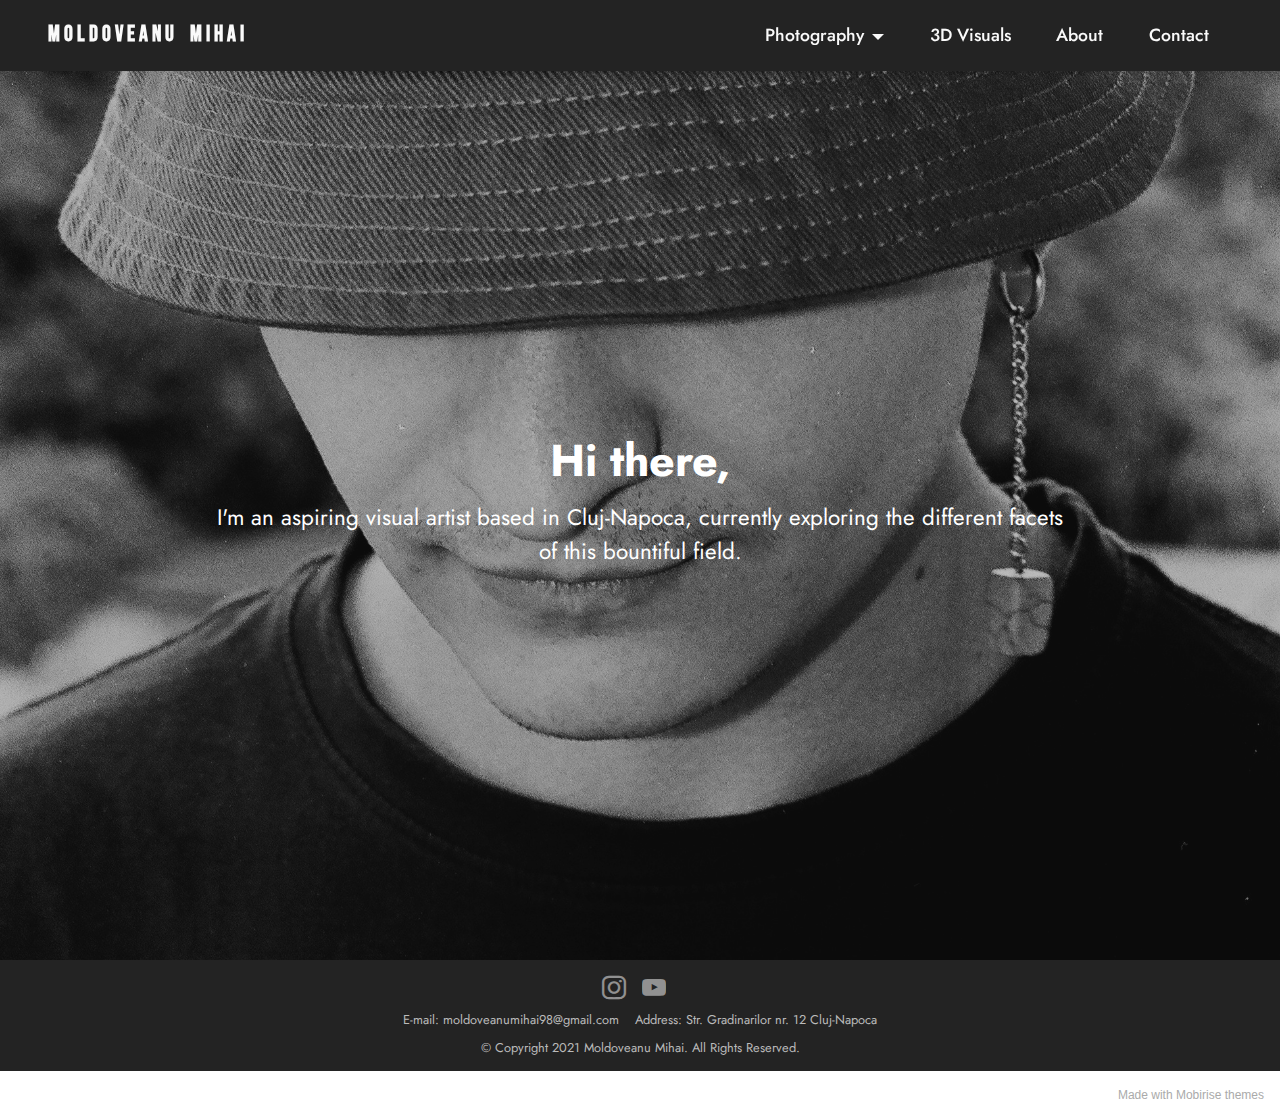
<file: index.html>
<!DOCTYPE html>
<html  >
<head>
  <!-- Site made with Mobirise Website Builder v5.5.2, https://mobirise.com -->
  <meta charset="UTF-8">
  <meta http-equiv="X-UA-Compatible" content="IE=edge">
  <meta name="generator" content="Mobirise v5.5.2, mobirise.com">
  <meta name="viewport" content="width=device-width, initial-scale=1, minimum-scale=1">
  <link rel="shortcut icon" href="assets/images/35211466-copy.png" type="image/x-icon">
  <meta name="description" content="">
  
  
  <title>Home</title>
  <link rel="stylesheet" href="assets/bootstrap/css/bootstrap.min.css">
  <link rel="stylesheet" href="assets/bootstrap/css/bootstrap-grid.min.css">
  <link rel="stylesheet" href="assets/bootstrap/css/bootstrap-reboot.min.css">
  <link rel="stylesheet" href="assets/dropdown/css/style.css">
  <link rel="stylesheet" href="assets/socicon/css/styles.css">
  <link rel="stylesheet" href="assets/theme/css/style.css">
  <link rel="preload" href="https://fonts.googleapis.com/css?family=Jost:100,200,300,400,500,600,700,800,900,100i,200i,300i,400i,500i,600i,700i,800i,900i&display=swap" as="style" onload="this.onload=null;this.rel='stylesheet'">
  <noscript><link rel="stylesheet" href="https://fonts.googleapis.com/css?family=Jost:100,200,300,400,500,600,700,800,900,100i,200i,300i,400i,500i,600i,700i,800i,900i&display=swap"></noscript>
  <link rel="preload" href="https://fonts.googleapis.com/css?family=Bebas+Neue:400&display=swap" as="style" onload="this.onload=null;this.rel='stylesheet'">
  <noscript><link rel="stylesheet" href="https://fonts.googleapis.com/css?family=Bebas+Neue:400&display=swap"></noscript>
  <link rel="preload" as="style" href="assets/mobirise/css/mbr-additional.css"><link rel="stylesheet" href="assets/mobirise/css/mbr-additional.css" type="text/css">
  
  
  
  
</head>
<body>
  
  <section data-bs-version="5.1" class="menu menu1 cid-sRdk2Incgx" once="menu" id="menu1-1">
    

    <nav class="navbar navbar-dropdown navbar-fixed-top navbar-expand-lg">
        <div class="container-fluid">
            <div class="navbar-brand">
                
                <span class="navbar-caption-wrap"><a class="navbar-caption text-white text-primary display-5" href="home.html">M O L d O V E A N U&nbsp; &nbsp; M I H A I</a></span>
            </div>
            <button class="navbar-toggler" type="button" data-toggle="collapse" data-bs-toggle="collapse" data-target="#navbarSupportedContent" data-bs-target="#navbarSupportedContent" aria-controls="navbarNavAltMarkup" aria-expanded="false" aria-label="Toggle navigation">
                <div class="hamburger">
                    <span></span>
                    <span></span>
                    <span></span>
                    <span></span>
                </div>
            </button>
            <div class="collapse navbar-collapse" id="navbarSupportedContent">
                <ul class="navbar-nav nav-dropdown nav-right" data-app-modern-menu="true"><li class="nav-item dropdown"><a class="nav-link link text-white dropdown-toggle display-4" href="https://mobiri.se" data-toggle="dropdown-submenu" data-bs-toggle="dropdown" data-bs-auto-close="outside" aria-expanded="false">Photography</a><div class="dropdown-menu" aria-labelledby="dropdown-undefined"><a class="text-white dropdown-item text-primary display-4" href="StreetPhotography.html">Street Photography</a><a class="text-white show dropdown-item text-primary display-4" href="FineArt.html">Fine Art</a></div></li><li class="nav-item"><a class="nav-link link text-white text-primary display-4" href="3DVisuals.html">3D Visuals</a></li>
                    <li class="nav-item"><a class="nav-link link text-white text-primary display-4" href="About.html">About</a>
                    </li><li class="nav-item"><a class="nav-link link text-white text-primary display-4" href="Contact.html">Contact</a></li></ul>
                
                
            </div>
        </div>
    </nav>
</section>

<section data-bs-version="5.1" class="header6 cid-sRdprD3WNp mbr-fullscreen" id="header6-k">

    

    <div class="mbr-overlay" style="opacity: 0.3; background-color: rgb(35, 35, 35);"></div>

    <div class="align-center container-fluid">
        <div class="row justify-content-center">
            <div class="col-12 col-lg-10">
                <h1 class="mbr-section-title mbr-fonts-style mbr-white mb-3 display-1"><strong>Hi there,</strong></h1>
                
                <p class="mbr-text mbr-white mbr-fonts-style display-7">I'm an aspiring visual artist based in Cluj-Napoca, currently exploring the different facets
<br>of this bountiful field.</p>
                
            </div>
        </div>
    </div>
</section>

<section data-bs-version="5.1" class="footer3 cid-sRdy9c1J8x" once="footers" id="footer3-n">

    

    

    <div class="container">
        <div class="media-container-row align-center mbr-white">
            
            <div class="row social-row">
                <div class="social-list align-right pb-2">
                    
                    
                    
                    
                    
                    
                <div class="soc-item">
                        <a href="https://www.instagram.com/moldoveanumihigh/" target="_blank">
                            <span class="mbr-iconfont mbr-iconfont-social socicon-instagram socicon"></span>
                        </a>
                    </div><div class="soc-item">
                        <a href="https://www.youtube.com/channel/UCQVP5u8VUW_jfXNqVm9hvUQ" target="_blank">
                            <span class="mbr-iconfont mbr-iconfont-social socicon-youtube socicon"></span>
                        </a>
                    </div></div>
            </div>
            <div class="row row-copirayt">
                <p class="mbr-text mb-0 mbr-fonts-style mbr-white align-center display-2">E-mail: moldoveanumihai98@gmail.com&nbsp; &nbsp; Address: Str. Gradinarilor nr. 12 Cluj-Napoca<br><br>© Copyright 2021 Moldoveanu Mihai. All Rights Reserved.
                </p>
            </div>
        </div>
    </div>
</section><section style="background-color: #fff; font-family: -apple-system, BlinkMacSystemFont, 'Segoe UI', 'Roboto', 'Helvetica Neue', Arial, sans-serif; color:#aaa; font-size:12px; padding: 0; align-items: center; display: flex;"><a href="https://mobirise.site/h" style="flex: 1 1; height: 3rem; padding-left: 1rem;"></a><p style="flex: 0 0 auto; margin:0; padding-right:1rem;">Made with <a href="https://mobirise.site/b" style="color:#aaa;">Mobirise</a> themes</p></section><script src="assets/bootstrap/js/bootstrap.bundle.min.js"></script>  <script src="assets/smoothscroll/smooth-scroll.js"></script>  <script src="assets/ytplayer/index.js"></script>  <script src="assets/dropdown/js/navbar-dropdown.js"></script>  <script src="assets/theme/js/script.js"></script>  
  
  
</body>
</html>
</file>
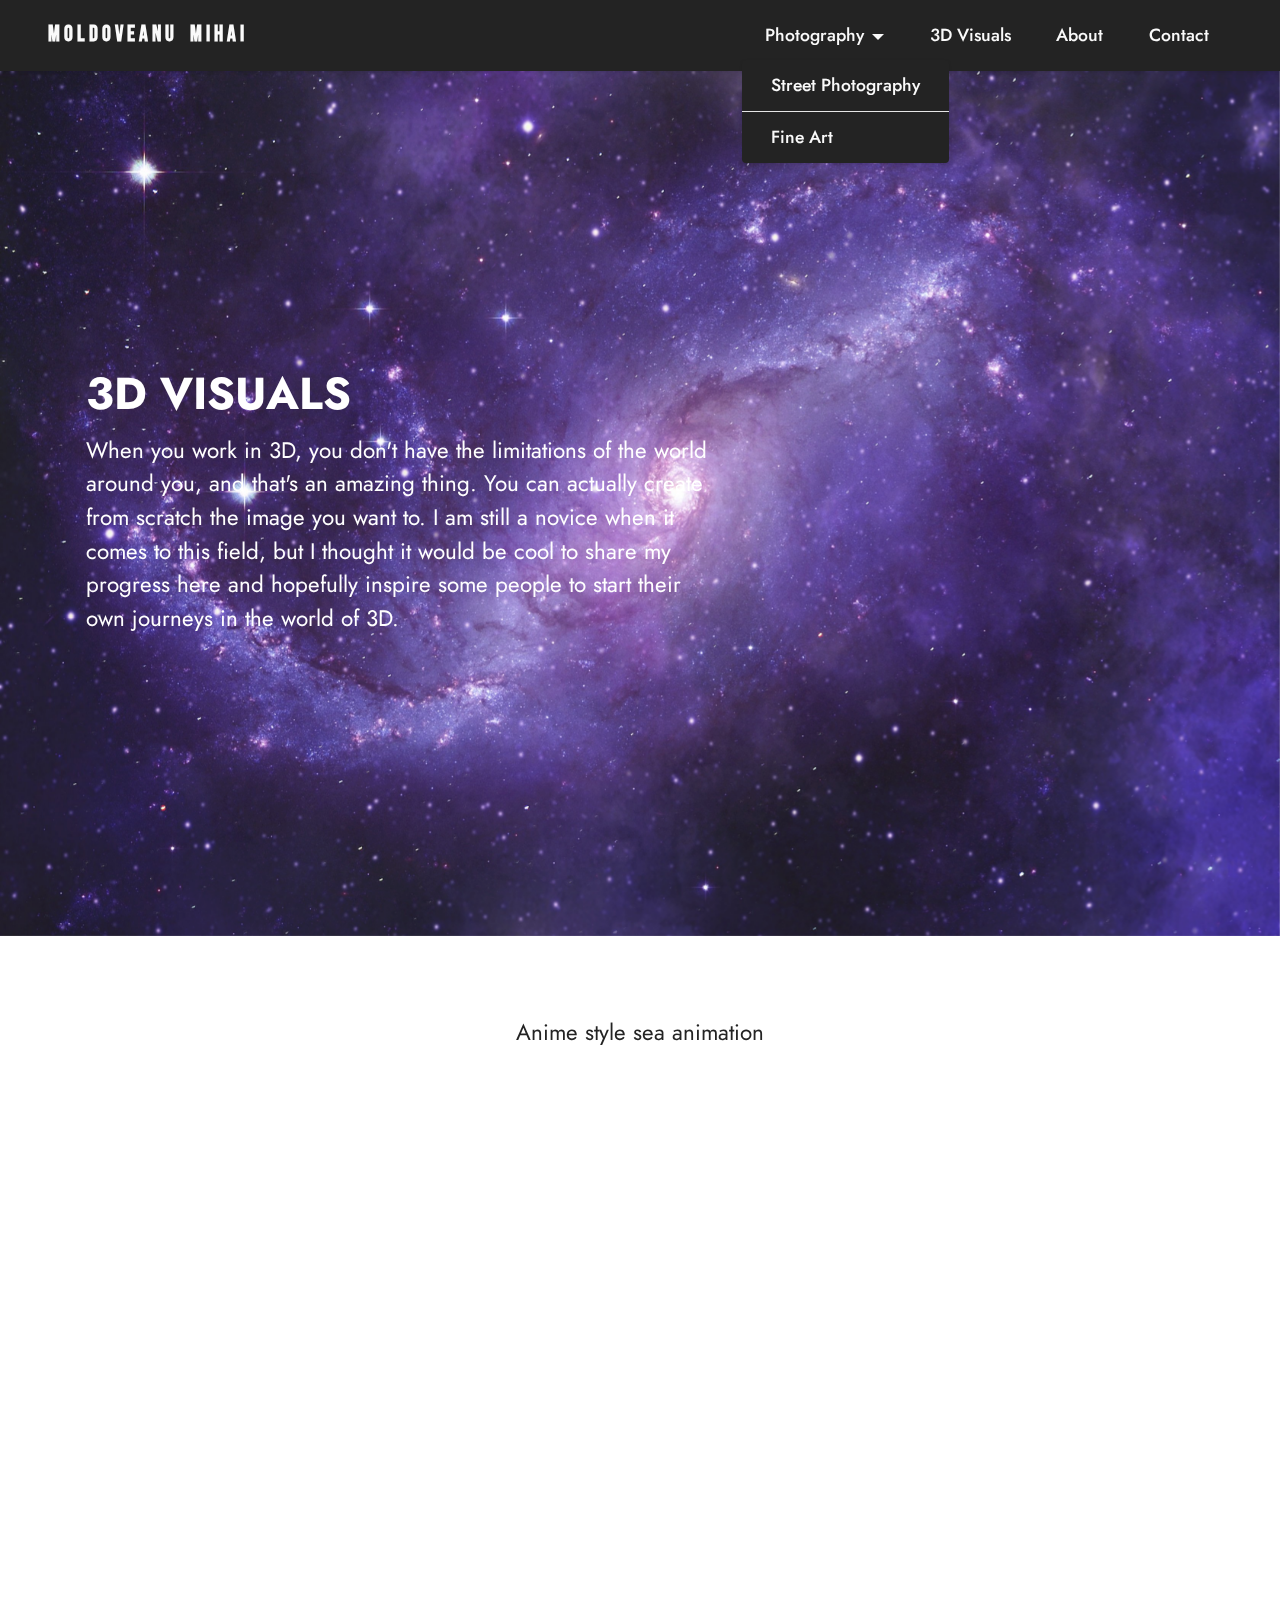
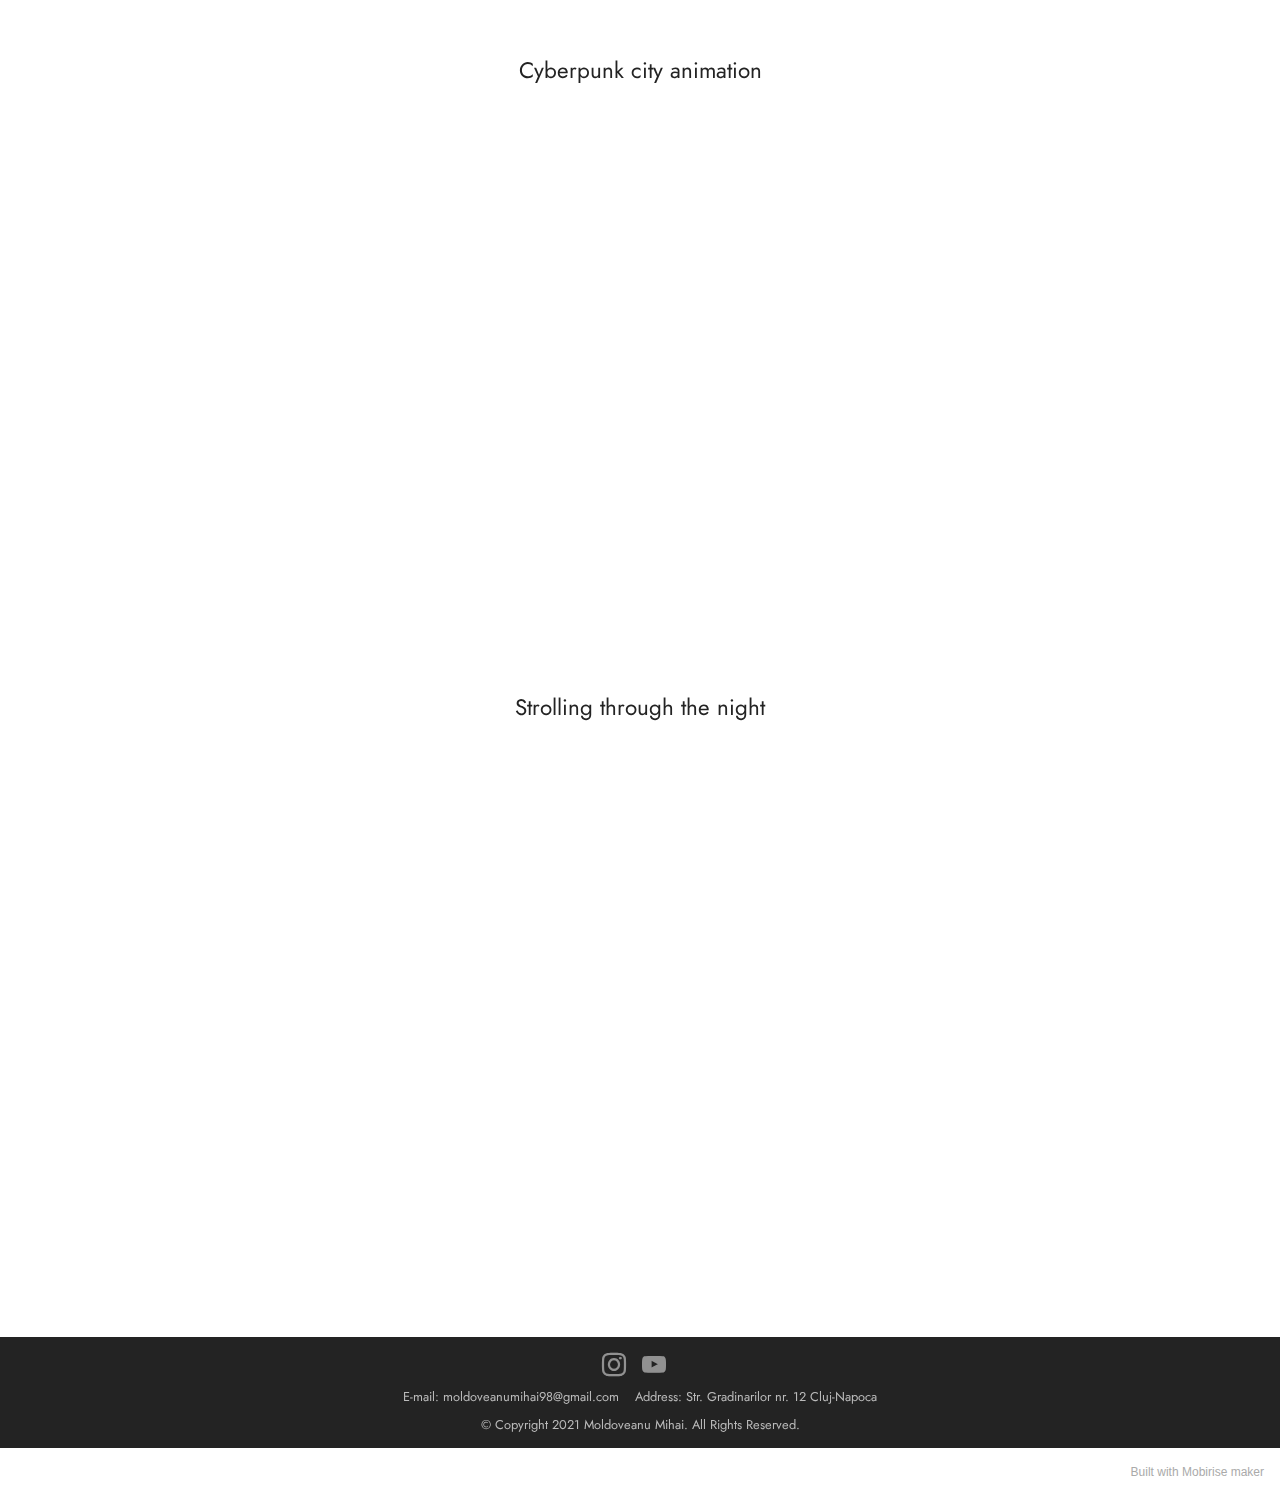
<file: 3DVisuals.html>
<!DOCTYPE html>
<html  >
<head>
  <!-- Site made with Mobirise Website Builder v5.5.2, https://mobirise.com -->
  <meta charset="UTF-8">
  <meta http-equiv="X-UA-Compatible" content="IE=edge">
  <meta name="generator" content="Mobirise v5.5.2, mobirise.com">
  <meta name="viewport" content="width=device-width, initial-scale=1, minimum-scale=1">
  <link rel="shortcut icon" href="assets/images/35211466-copy.png" type="image/x-icon">
  <meta name="description" content="">
  
  
  <title>3D Visuals</title>
  <link rel="stylesheet" href="assets/bootstrap/css/bootstrap.min.css">
  <link rel="stylesheet" href="assets/bootstrap/css/bootstrap-grid.min.css">
  <link rel="stylesheet" href="assets/bootstrap/css/bootstrap-reboot.min.css">
  <link rel="stylesheet" href="assets/parallax/jarallax.css">
  <link rel="stylesheet" href="assets/dropdown/css/style.css">
  <link rel="stylesheet" href="assets/socicon/css/styles.css">
  <link rel="stylesheet" href="assets/theme/css/style.css">
  <link rel="preload" href="https://fonts.googleapis.com/css?family=Jost:100,200,300,400,500,600,700,800,900,100i,200i,300i,400i,500i,600i,700i,800i,900i&display=swap" as="style" onload="this.onload=null;this.rel='stylesheet'">
  <noscript><link rel="stylesheet" href="https://fonts.googleapis.com/css?family=Jost:100,200,300,400,500,600,700,800,900,100i,200i,300i,400i,500i,600i,700i,800i,900i&display=swap"></noscript>
  <link rel="preload" href="https://fonts.googleapis.com/css?family=Bebas+Neue:400&display=swap" as="style" onload="this.onload=null;this.rel='stylesheet'">
  <noscript><link rel="stylesheet" href="https://fonts.googleapis.com/css?family=Bebas+Neue:400&display=swap"></noscript>
  <link rel="preload" as="style" href="assets/mobirise/css/mbr-additional.css"><link rel="stylesheet" href="assets/mobirise/css/mbr-additional.css" type="text/css">
  
  
  
  
</head>
<body>
  
  <section data-bs-version="5.1" class="menu menu1 cid-sRdk2Incgx" once="menu" id="menu1-1b">
    

    <nav class="navbar navbar-dropdown navbar-fixed-top navbar-expand-lg">
        <div class="container-fluid">
            <div class="navbar-brand">
                
                <span class="navbar-caption-wrap"><a class="navbar-caption text-white text-primary display-5" href="home.html">M O L d O V E A N U&nbsp; &nbsp; M I H A I</a></span>
            </div>
            <button class="navbar-toggler" type="button" data-toggle="collapse" data-bs-toggle="collapse" data-target="#navbarSupportedContent" data-bs-target="#navbarSupportedContent" aria-controls="navbarNavAltMarkup" aria-expanded="false" aria-label="Toggle navigation">
                <div class="hamburger">
                    <span></span>
                    <span></span>
                    <span></span>
                    <span></span>
                </div>
            </button>
            <div class="collapse navbar-collapse" id="navbarSupportedContent">
                <ul class="navbar-nav nav-dropdown nav-right" data-app-modern-menu="true"><li class="nav-item dropdown open"><a class="nav-link link text-white dropdown-toggle display-4" href="https://mobiri.se" data-toggle="dropdown-submenu" data-bs-toggle="dropdown" data-bs-auto-close="outside" aria-expanded="true">Photography</a><div class="dropdown-menu" aria-labelledby="dropdown-undefined"><a class="text-white dropdown-item text-primary display-4" href="StreetPhotography.html">Street Photography</a><a class="text-white show dropdown-item text-primary display-4" href="FineArt.html">Fine Art</a></div></li><li class="nav-item"><a class="nav-link link text-white text-primary display-4" href="3DVisuals.html">3D Visuals</a></li>
                    <li class="nav-item"><a class="nav-link link text-white text-primary display-4" href="About.html">About</a>
                    </li><li class="nav-item"><a class="nav-link link text-white text-primary display-4" href="Contact.html">Contact</a></li></ul>
                
                
            </div>
        </div>
    </nav>
</section>

<section data-bs-version="5.1" class="header2 cid-sRinsvZGhj mbr-fullscreen mbr-parallax-background" id="header2-1d">

    

    <div class="mbr-overlay" style="opacity: 0.1; background-color: rgb(255, 255, 255);"></div>

    <div class="container">
        <div class="row">
            <div class="col-12 col-lg-7">
                <h1 class="mbr-section-title mbr-fonts-style mb-3 display-1"><strong>3D VISUALS</strong></h1>
                
                <p class="mbr-text mbr-fonts-style display-7">When you work in 3D, you don't have the limitations of the world around you, and that's an amazing thing. You can actually create from scratch the image you want to. I am still a novice when it comes to this field, but I thought it would be cool to share my progress here and hopefully inspire some people to start their own journeys in the world of 3D.</p>
                
            </div>
        </div>
    </div>
</section>

<section data-bs-version="5.1" class="video2 cid-sRit9c1z8J" id="video2-1f">
    
    
    <div class="container">
        <div class="mbr-section-head">
            
            <h5 class="mbr-section-subtitle mbr-fonts-style mb-0 mt-2 display-7">Anime style sea animation</h5>
        </div>
        <div class="row justify-content-center mt-4">
            <div class="col-12 col-md-10 video-block">
                <div class="video-wrapper"><iframe class="mbr-embedded-video" src="https://www.youtube.com/embed/Fy_jjbrOmck?rel=0&amp;amp;showinfo=0&amp;autoplay=0&amp;loop=0" width="1280" height="720" frameborder="0" allowfullscreen></iframe></div>
                
            </div>
        </div>
    </div>
</section>

<section data-bs-version="5.1" class="video2 cid-sRitE5z13y" id="video2-1g">
    
    
    <div class="container">
        <div class="mbr-section-head">
            
            <h5 class="mbr-section-subtitle mbr-fonts-style mb-0 mt-2 display-7">Cyberpunk city animation</h5>
        </div>
        <div class="row justify-content-center mt-4">
            <div class="col-12 col-md-10 video-block">
                <div class="video-wrapper"><iframe class="mbr-embedded-video" src="https://www.youtube.com/embed/u0ljLXhUe-8?rel=0&amp;amp;showinfo=0&amp;autoplay=0&amp;loop=0" width="1280" height="720" frameborder="0" allowfullscreen></iframe></div>
                
            </div>
        </div>
    </div>
</section>

<section data-bs-version="5.1" class="video2 cid-sRiv6RLyfE" id="video2-1h">
    
    
    <div class="container">
        <div class="mbr-section-head">
            
            <h5 class="mbr-section-subtitle mbr-fonts-style mb-0 mt-2 display-7">Strolling through the night</h5>
        </div>
        <div class="row justify-content-center mt-4">
            <div class="col-12 col-md-10 video-block">
                <div class="video-wrapper"><iframe class="mbr-embedded-video" src="https://www.youtube.com/embed/HO5vfm3WarY?rel=0&amp;amp;showinfo=0&amp;autoplay=0&amp;loop=0" width="1280" height="720" frameborder="0" allowfullscreen></iframe></div>
                
            </div>
        </div>
    </div>
</section>

<section data-bs-version="5.1" class="footer3 cid-sRdy9c1J8x" once="footers" id="footer3-1c">

    

    

    <div class="container">
        <div class="media-container-row align-center mbr-white">
            
            <div class="row social-row">
                <div class="social-list align-right pb-2">
                    
                    
                    
                    
                    
                    
                <div class="soc-item">
                        <a href="https://www.instagram.com/moldoveanumihigh/" target="_blank">
                            <span class="mbr-iconfont mbr-iconfont-social socicon-instagram socicon"></span>
                        </a>
                    </div><div class="soc-item">
                        <a href="https://www.youtube.com/channel/UCQVP5u8VUW_jfXNqVm9hvUQ" target="_blank">
                            <span class="mbr-iconfont mbr-iconfont-social socicon-youtube socicon"></span>
                        </a>
                    </div></div>
            </div>
            <div class="row row-copirayt">
                <p class="mbr-text mb-0 mbr-fonts-style mbr-white align-center display-2">E-mail: moldoveanumihai98@gmail.com&nbsp; &nbsp; Address: Str. Gradinarilor nr. 12 Cluj-Napoca<br><br>© Copyright 2021 Moldoveanu Mihai. All Rights Reserved.
                </p>
            </div>
        </div>
    </div>
</section><section style="background-color: #fff; font-family: -apple-system, BlinkMacSystemFont, 'Segoe UI', 'Roboto', 'Helvetica Neue', Arial, sans-serif; color:#aaa; font-size:12px; padding: 0; align-items: center; display: flex;"><a href="https://mobirise.site/t" style="flex: 1 1; height: 3rem; padding-left: 1rem;"></a><p style="flex: 0 0 auto; margin:0; padding-right:1rem;"><a href="https://mobirise.site/i" style="color:#aaa;">Built with Mobirise</a> maker</p></section><script src="assets/bootstrap/js/bootstrap.bundle.min.js"></script>  <script src="assets/parallax/jarallax.js"></script>  <script src="assets/smoothscroll/smooth-scroll.js"></script>  <script src="assets/ytplayer/index.js"></script>  <script src="assets/playervimeo/vimeo_player.js"></script>  <script src="assets/dropdown/js/navbar-dropdown.js"></script>  <script src="assets/theme/js/script.js"></script>  
  
  
</body>
</html>
</file>
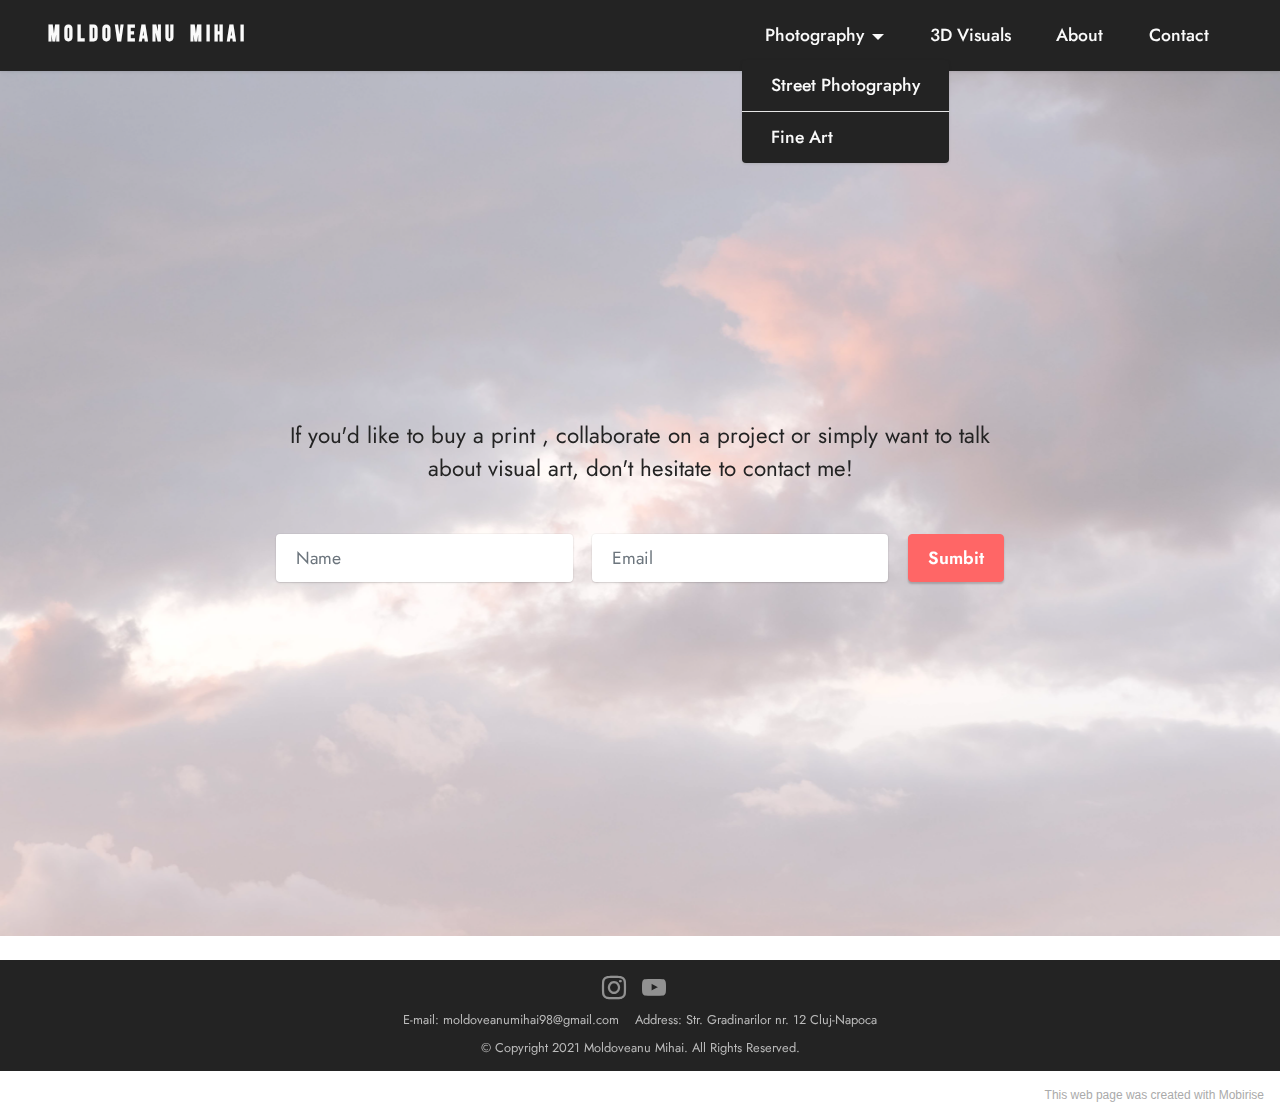
<file: Contact.html>
<!DOCTYPE html>
<html  >
<head>
  <!-- Site made with Mobirise Website Builder v5.5.2, https://mobirise.com -->
  <meta charset="UTF-8">
  <meta http-equiv="X-UA-Compatible" content="IE=edge">
  <meta name="generator" content="Mobirise v5.5.2, mobirise.com">
  <meta name="viewport" content="width=device-width, initial-scale=1, minimum-scale=1">
  <link rel="shortcut icon" href="assets/images/35211466-copy.png" type="image/x-icon">
  <meta name="description" content="">
  
  
  <title>Contact</title>
  <link rel="stylesheet" href="assets/bootstrap/css/bootstrap.min.css">
  <link rel="stylesheet" href="assets/bootstrap/css/bootstrap-grid.min.css">
  <link rel="stylesheet" href="assets/bootstrap/css/bootstrap-reboot.min.css">
  <link rel="stylesheet" href="assets/parallax/jarallax.css">
  <link rel="stylesheet" href="assets/dropdown/css/style.css">
  <link rel="stylesheet" href="assets/socicon/css/styles.css">
  <link rel="stylesheet" href="assets/theme/css/style.css">
  <link rel="preload" href="https://fonts.googleapis.com/css?family=Jost:100,200,300,400,500,600,700,800,900,100i,200i,300i,400i,500i,600i,700i,800i,900i&display=swap" as="style" onload="this.onload=null;this.rel='stylesheet'">
  <noscript><link rel="stylesheet" href="https://fonts.googleapis.com/css?family=Jost:100,200,300,400,500,600,700,800,900,100i,200i,300i,400i,500i,600i,700i,800i,900i&display=swap"></noscript>
  <link rel="preload" href="https://fonts.googleapis.com/css?family=Bebas+Neue:400&display=swap" as="style" onload="this.onload=null;this.rel='stylesheet'">
  <noscript><link rel="stylesheet" href="https://fonts.googleapis.com/css?family=Bebas+Neue:400&display=swap"></noscript>
  <link rel="preload" as="style" href="assets/mobirise/css/mbr-additional.css"><link rel="stylesheet" href="assets/mobirise/css/mbr-additional.css" type="text/css">
  
  
  
  
</head>
<body>
  
  <section data-bs-version="5.1" class="menu menu1 cid-sRdk2Incgx" once="menu" id="menu1-1n">
    

    <nav class="navbar navbar-dropdown navbar-fixed-top navbar-expand-lg">
        <div class="container-fluid">
            <div class="navbar-brand">
                
                <span class="navbar-caption-wrap"><a class="navbar-caption text-white text-primary display-5" href="home.html">M O L d O V E A N U&nbsp; &nbsp; M I H A I</a></span>
            </div>
            <button class="navbar-toggler" type="button" data-toggle="collapse" data-bs-toggle="collapse" data-target="#navbarSupportedContent" data-bs-target="#navbarSupportedContent" aria-controls="navbarNavAltMarkup" aria-expanded="false" aria-label="Toggle navigation">
                <div class="hamburger">
                    <span></span>
                    <span></span>
                    <span></span>
                    <span></span>
                </div>
            </button>
            <div class="collapse navbar-collapse" id="navbarSupportedContent">
                <ul class="navbar-nav nav-dropdown nav-right" data-app-modern-menu="true"><li class="nav-item dropdown open"><a class="nav-link link text-white dropdown-toggle display-4" href="https://mobiri.se" data-toggle="dropdown-submenu" data-bs-toggle="dropdown" data-bs-auto-close="outside" aria-expanded="true">Photography</a><div class="dropdown-menu" aria-labelledby="dropdown-undefined"><a class="text-white dropdown-item text-primary display-4" href="StreetPhotography.html">Street Photography</a><a class="text-white show dropdown-item text-primary display-4" href="FineArt.html">Fine Art</a></div></li><li class="nav-item"><a class="nav-link link text-white text-primary display-4" href="3DVisuals.html">3D Visuals</a></li>
                    <li class="nav-item"><a class="nav-link link text-white text-primary display-4" href="About.html">About</a>
                    </li><li class="nav-item"><a class="nav-link link text-white text-primary display-4" href="Contact.html">Contact</a></li></ul>
                
                
            </div>
        </div>
    </nav>
</section>

<section data-bs-version="5.1" class="form1 cid-sRnM27shpm mbr-fullscreen mbr-parallax-background" id="form1-1p">

    

    <div class="mbr-overlay" style="opacity: 0.5; background-color: rgb(255, 255, 255);"></div>
    <div class="container">
        <div class="row justify-content-center">
            <div class="col-lg-8 mx-auto mbr-form" data-form-type="formoid">
                <form action="https://mobirise.eu/" method="POST" class="mbr-form form-with-styler" data-form-title="Form Name"><input type="hidden" name="email" data-form-email="true" value="M8sQbMElzULGZEW0yt45R6disEloVWT+00Gy17fzkFI5PCyCxjSdUYXsxQBBWX/JTJipzOB/ITRJ8gzcSZN740e8upCjOrv/yPrxd7q0xPjXCw00nrTOI0b2VL8iiLZv">
                    <div class="row">
                        <div hidden="hidden" data-form-alert="" class="alert alert-success col-12">Thanks for filling
                            out the form!</div>
                        <div hidden="hidden" data-form-alert-danger="" class="alert alert-danger col-12">Oops...! some
                            problem!</div>
                    </div>
                    <div class="dragArea row">
                        
                        <div class="col-12">
                            <p class="mbr-text mbr-fonts-style mb-5 align-center display-7">If you'd like to buy a print , collaborate on a project or simply want to talk about visual art, don't hesitate to contact me!</p>
                        </div>
                        <div class="col-md col-12 form-group mb-3" data-for="name">
                            <input type="text" name="name" placeholder="Name" data-form-field="Name" class="form-control" id="name-form1-1p">
                        </div>
                        <div class="col-md col-12 form-group mb-3" data-for="email">
                            <input type="email" name="email" placeholder="Email" data-form-field="Email" class="form-control" id="email-form1-1p">
                        </div>
                        <div class="mbr-section-btn col-12 col-md-auto"><button type="submit" class="btn btn-secondary display-4">Sumbit</button></div>
                    </div>
                </form>
            </div>
        </div>
    </div>
</section>

<section data-bs-version="5.1" class="footer3 cid-sRdy9c1J8x" once="footers" id="footer3-1o">

    

    

    <div class="container">
        <div class="media-container-row align-center mbr-white">
            
            <div class="row social-row">
                <div class="social-list align-right pb-2">
                    
                    
                    
                    
                    
                    
                <div class="soc-item">
                        <a href="https://www.instagram.com/moldoveanumihigh/" target="_blank">
                            <span class="mbr-iconfont mbr-iconfont-social socicon-instagram socicon"></span>
                        </a>
                    </div><div class="soc-item">
                        <a href="https://www.youtube.com/channel/UCQVP5u8VUW_jfXNqVm9hvUQ" target="_blank">
                            <span class="mbr-iconfont mbr-iconfont-social socicon-youtube socicon"></span>
                        </a>
                    </div></div>
            </div>
            <div class="row row-copirayt">
                <p class="mbr-text mb-0 mbr-fonts-style mbr-white align-center display-2">E-mail: moldoveanumihai98@gmail.com&nbsp; &nbsp; Address: Str. Gradinarilor nr. 12 Cluj-Napoca<br><br>© Copyright 2021 Moldoveanu Mihai. All Rights Reserved.
                </p>
            </div>
        </div>
    </div>
</section><section style="background-color: #fff; font-family: -apple-system, BlinkMacSystemFont, 'Segoe UI', 'Roboto', 'Helvetica Neue', Arial, sans-serif; color:#aaa; font-size:12px; padding: 0; align-items: center; display: flex;"><a href="https://mobirise.site/x" style="flex: 1 1; height: 3rem; padding-left: 1rem;"></a><p style="flex: 0 0 auto; margin:0; padding-right:1rem;"><a href="https://mobirise.site/c" style="color:#aaa;">This</a> web page was created with Mobirise</p></section><script src="assets/bootstrap/js/bootstrap.bundle.min.js"></script>  <script src="assets/parallax/jarallax.js"></script>  <script src="assets/smoothscroll/smooth-scroll.js"></script>  <script src="assets/ytplayer/index.js"></script>  <script src="assets/dropdown/js/navbar-dropdown.js"></script>  <script src="assets/theme/js/script.js"></script>  <script src="assets/formoid/formoid.min.js"></script>  
  
  
</body>
</html>
</file>
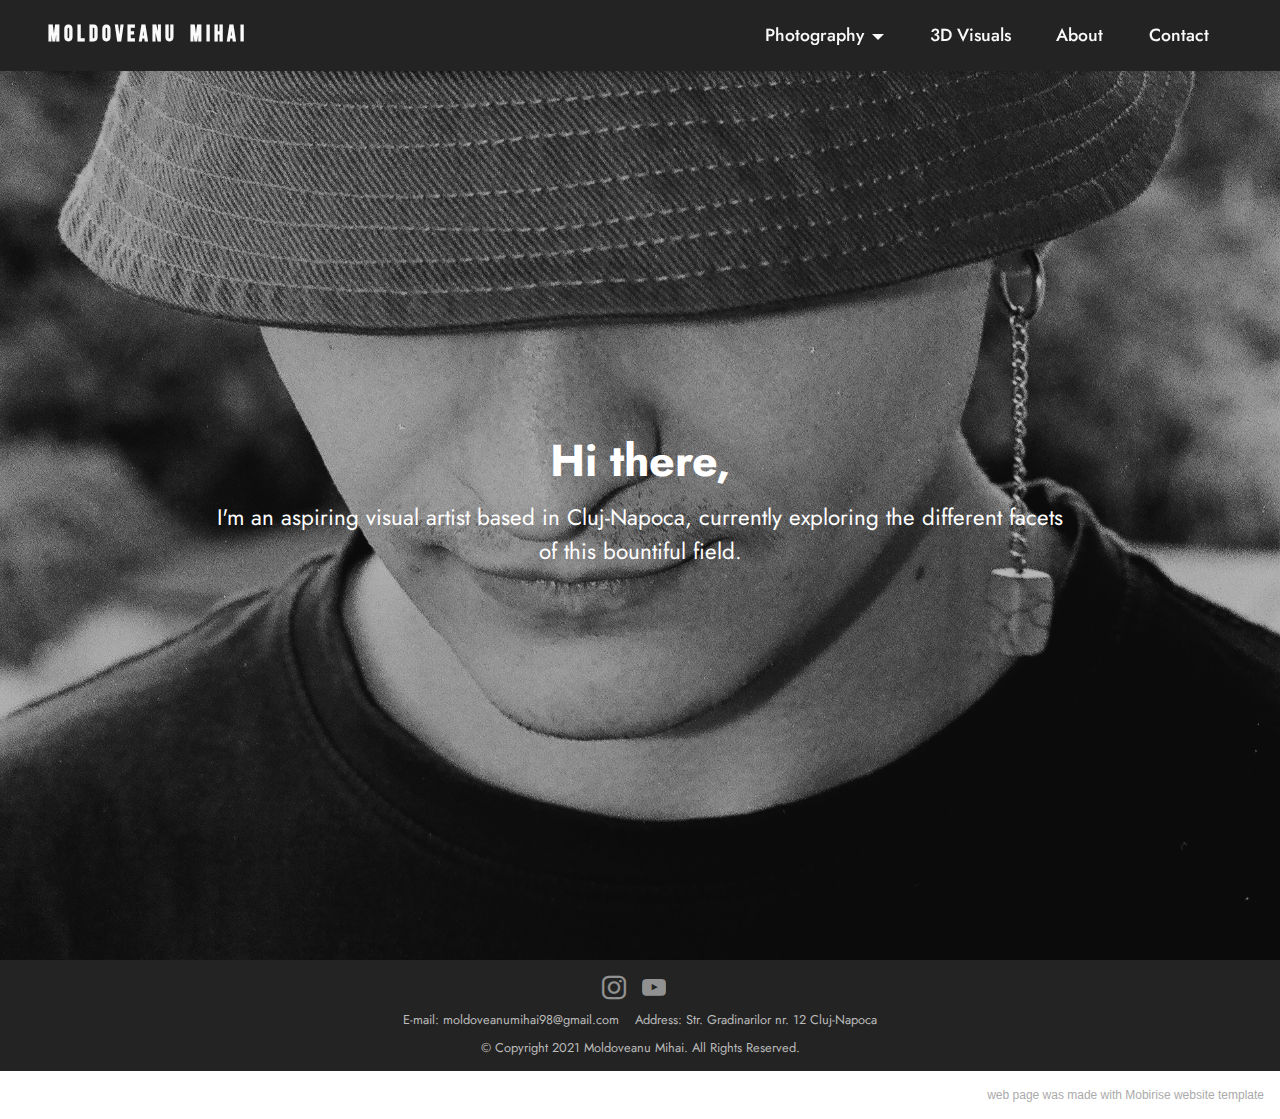
<file: home.html>
<!DOCTYPE html>
<html  >
<head>
  <!-- Site made with Mobirise Website Builder v5.5.2, https://mobirise.com -->
  <meta charset="UTF-8">
  <meta http-equiv="X-UA-Compatible" content="IE=edge">
  <meta name="generator" content="Mobirise v5.5.2, mobirise.com">
  <meta name="viewport" content="width=device-width, initial-scale=1, minimum-scale=1">
  <link rel="shortcut icon" href="assets/images/35211466-copy.png" type="image/x-icon">
  <meta name="description" content="">
  
  
  <title>Home</title>
  <link rel="stylesheet" href="assets/bootstrap/css/bootstrap.min.css">
  <link rel="stylesheet" href="assets/bootstrap/css/bootstrap-grid.min.css">
  <link rel="stylesheet" href="assets/bootstrap/css/bootstrap-reboot.min.css">
  <link rel="stylesheet" href="assets/dropdown/css/style.css">
  <link rel="stylesheet" href="assets/socicon/css/styles.css">
  <link rel="stylesheet" href="assets/theme/css/style.css">
  <link rel="preload" href="https://fonts.googleapis.com/css?family=Jost:100,200,300,400,500,600,700,800,900,100i,200i,300i,400i,500i,600i,700i,800i,900i&display=swap" as="style" onload="this.onload=null;this.rel='stylesheet'">
  <noscript><link rel="stylesheet" href="https://fonts.googleapis.com/css?family=Jost:100,200,300,400,500,600,700,800,900,100i,200i,300i,400i,500i,600i,700i,800i,900i&display=swap"></noscript>
  <link rel="preload" href="https://fonts.googleapis.com/css?family=Bebas+Neue:400&display=swap" as="style" onload="this.onload=null;this.rel='stylesheet'">
  <noscript><link rel="stylesheet" href="https://fonts.googleapis.com/css?family=Bebas+Neue:400&display=swap"></noscript>
  <link rel="preload" as="style" href="assets/mobirise/css/mbr-additional.css"><link rel="stylesheet" href="assets/mobirise/css/mbr-additional.css" type="text/css">
  
  
  
  
</head>
<body>
  
  <section data-bs-version="5.1" class="menu menu1 cid-sRdk2Incgx" once="menu" id="menu1-1">
    

    <nav class="navbar navbar-dropdown navbar-fixed-top navbar-expand-lg">
        <div class="container-fluid">
            <div class="navbar-brand">
                
                <span class="navbar-caption-wrap"><a class="navbar-caption text-white text-primary display-5" href="home.html">M O L d O V E A N U&nbsp; &nbsp; M I H A I</a></span>
            </div>
            <button class="navbar-toggler" type="button" data-toggle="collapse" data-bs-toggle="collapse" data-target="#navbarSupportedContent" data-bs-target="#navbarSupportedContent" aria-controls="navbarNavAltMarkup" aria-expanded="false" aria-label="Toggle navigation">
                <div class="hamburger">
                    <span></span>
                    <span></span>
                    <span></span>
                    <span></span>
                </div>
            </button>
            <div class="collapse navbar-collapse" id="navbarSupportedContent">
                <ul class="navbar-nav nav-dropdown nav-right" data-app-modern-menu="true"><li class="nav-item dropdown"><a class="nav-link link text-white dropdown-toggle display-4" href="https://mobiri.se" data-toggle="dropdown-submenu" data-bs-toggle="dropdown" data-bs-auto-close="outside" aria-expanded="true">Photography</a><div class="dropdown-menu" aria-labelledby="dropdown-undefined"><a class="text-white dropdown-item text-primary display-4" href="StreetPhotography.html">Street Photography</a><a class="text-white show dropdown-item text-primary display-4" href="FineArt.html">Fine Art</a></div></li><li class="nav-item"><a class="nav-link link text-white text-primary display-4" href="3DVisuals.html">3D Visuals</a></li>
                    <li class="nav-item"><a class="nav-link link text-white text-primary display-4" href="About.html">About</a>
                    </li><li class="nav-item"><a class="nav-link link text-white text-primary display-4" href="Contact.html">Contact</a></li></ul>
                
                
            </div>
        </div>
    </nav>
</section>

<section data-bs-version="5.1" class="header6 cid-sRdprD3WNp mbr-fullscreen" id="header6-k">

    

    <div class="mbr-overlay" style="opacity: 0.3; background-color: rgb(35, 35, 35);"></div>

    <div class="align-center container-fluid">
        <div class="row justify-content-center">
            <div class="col-12 col-lg-10">
                <h1 class="mbr-section-title mbr-fonts-style mbr-white mb-3 display-1"><strong>Hi there,</strong></h1>
                
                <p class="mbr-text mbr-white mbr-fonts-style display-7">I'm an aspiring visual artist based in Cluj-Napoca, currently exploring the different facets
<br>of this bountiful field.</p>
                
            </div>
        </div>
    </div>
</section>

<section data-bs-version="5.1" class="footer3 cid-sRdy9c1J8x" once="footers" id="footer3-n">

    

    

    <div class="container">
        <div class="media-container-row align-center mbr-white">
            
            <div class="row social-row">
                <div class="social-list align-right pb-2">
                    
                    
                    
                    
                    
                    
                <div class="soc-item">
                        <a href="https://www.instagram.com/moldoveanumihigh/" target="_blank">
                            <span class="mbr-iconfont mbr-iconfont-social socicon-instagram socicon"></span>
                        </a>
                    </div><div class="soc-item">
                        <a href="https://www.youtube.com/channel/UCQVP5u8VUW_jfXNqVm9hvUQ" target="_blank">
                            <span class="mbr-iconfont mbr-iconfont-social socicon-youtube socicon"></span>
                        </a>
                    </div></div>
            </div>
            <div class="row row-copirayt">
                <p class="mbr-text mb-0 mbr-fonts-style mbr-white align-center display-2">E-mail: moldoveanumihai98@gmail.com&nbsp; &nbsp; Address: Str. Gradinarilor nr. 12 Cluj-Napoca<br><br>© Copyright 2021 Moldoveanu Mihai. All Rights Reserved.
                </p>
            </div>
        </div>
    </div>
</section><section style="background-color: #fff; font-family: -apple-system, BlinkMacSystemFont, 'Segoe UI', 'Roboto', 'Helvetica Neue', Arial, sans-serif; color:#aaa; font-size:12px; padding: 0; align-items: center; display: flex;"><a href="https://mobirise.site/v" style="flex: 1 1; height: 3rem; padding-left: 1rem;"></a><p style="flex: 0 0 auto; margin:0; padding-right:1rem;"><a href="https://mobirise.site/s" style="color:#aaa;">web page</a> was made with Mobirise website template</p></section><script src="assets/bootstrap/js/bootstrap.bundle.min.js"></script>  <script src="assets/smoothscroll/smooth-scroll.js"></script>  <script src="assets/ytplayer/index.js"></script>  <script src="assets/dropdown/js/navbar-dropdown.js"></script>  <script src="assets/theme/js/script.js"></script>  
  
  
</body>
</html>
</file>
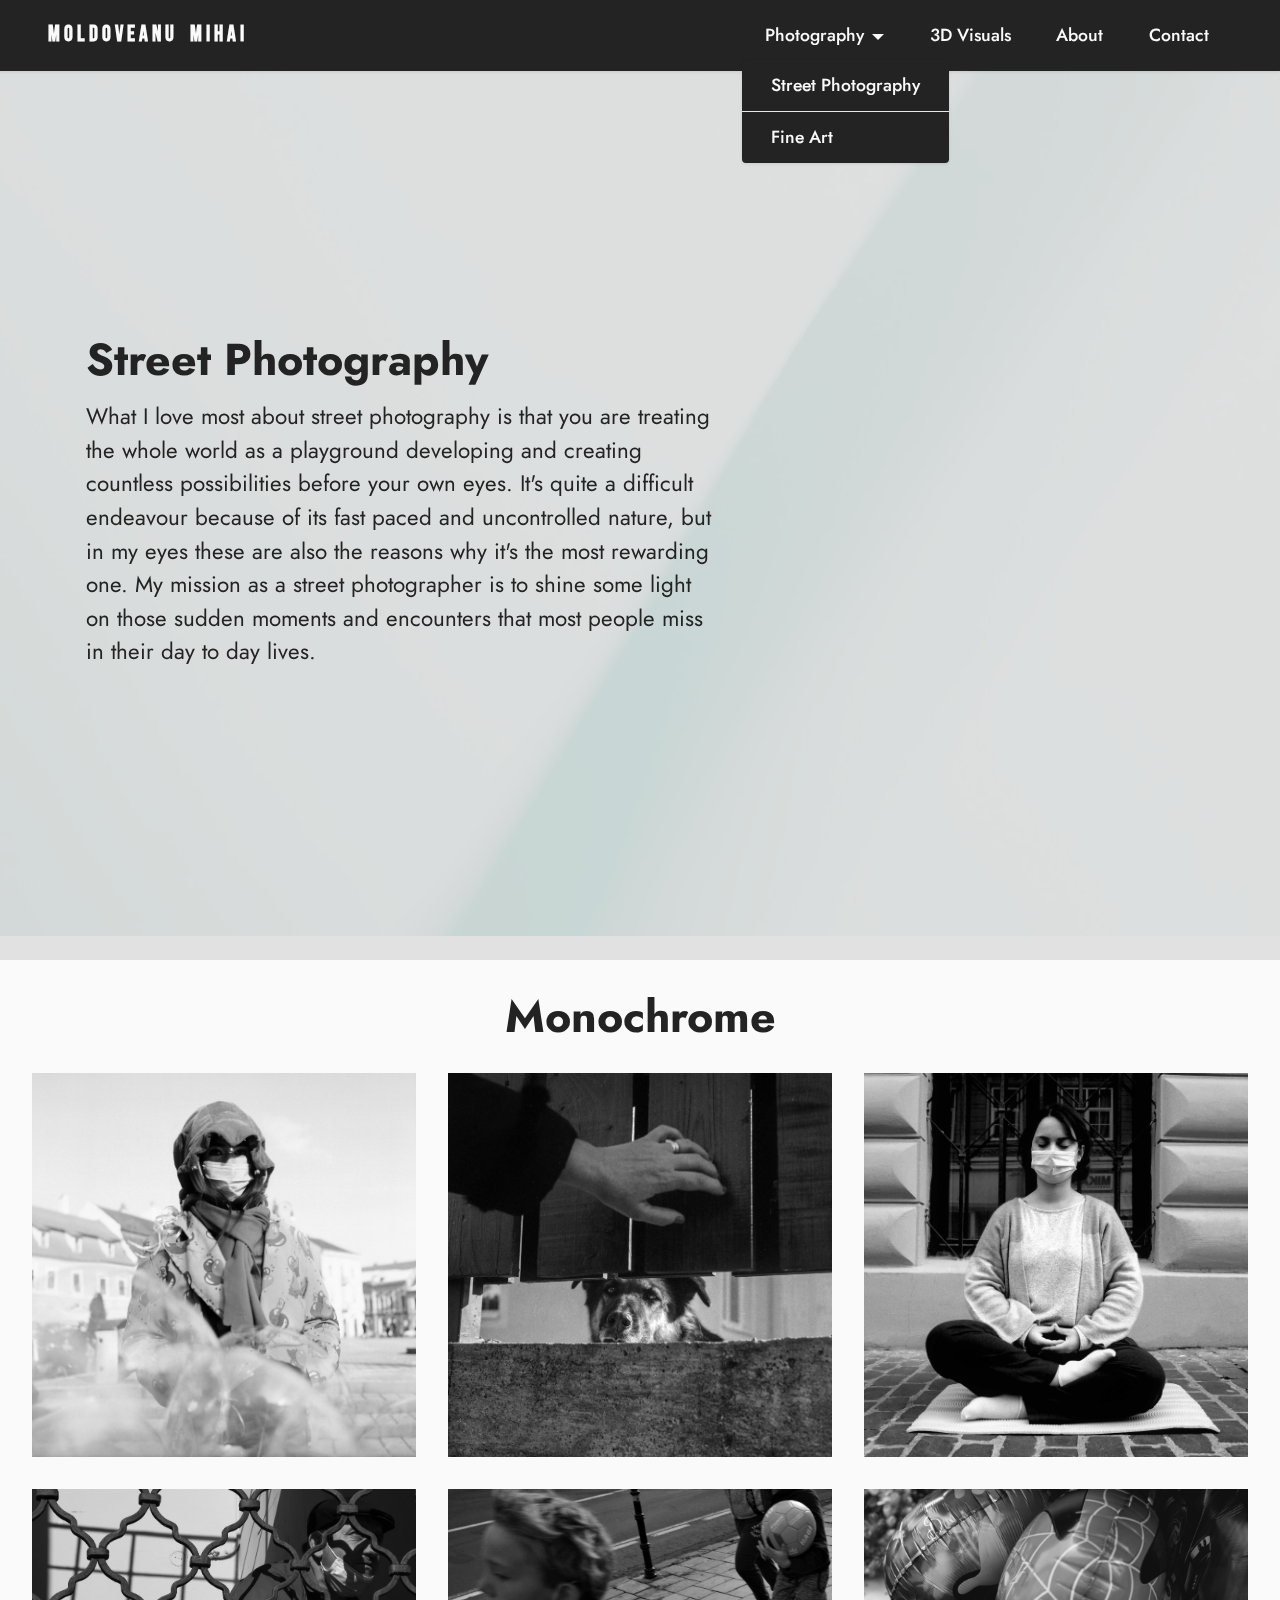
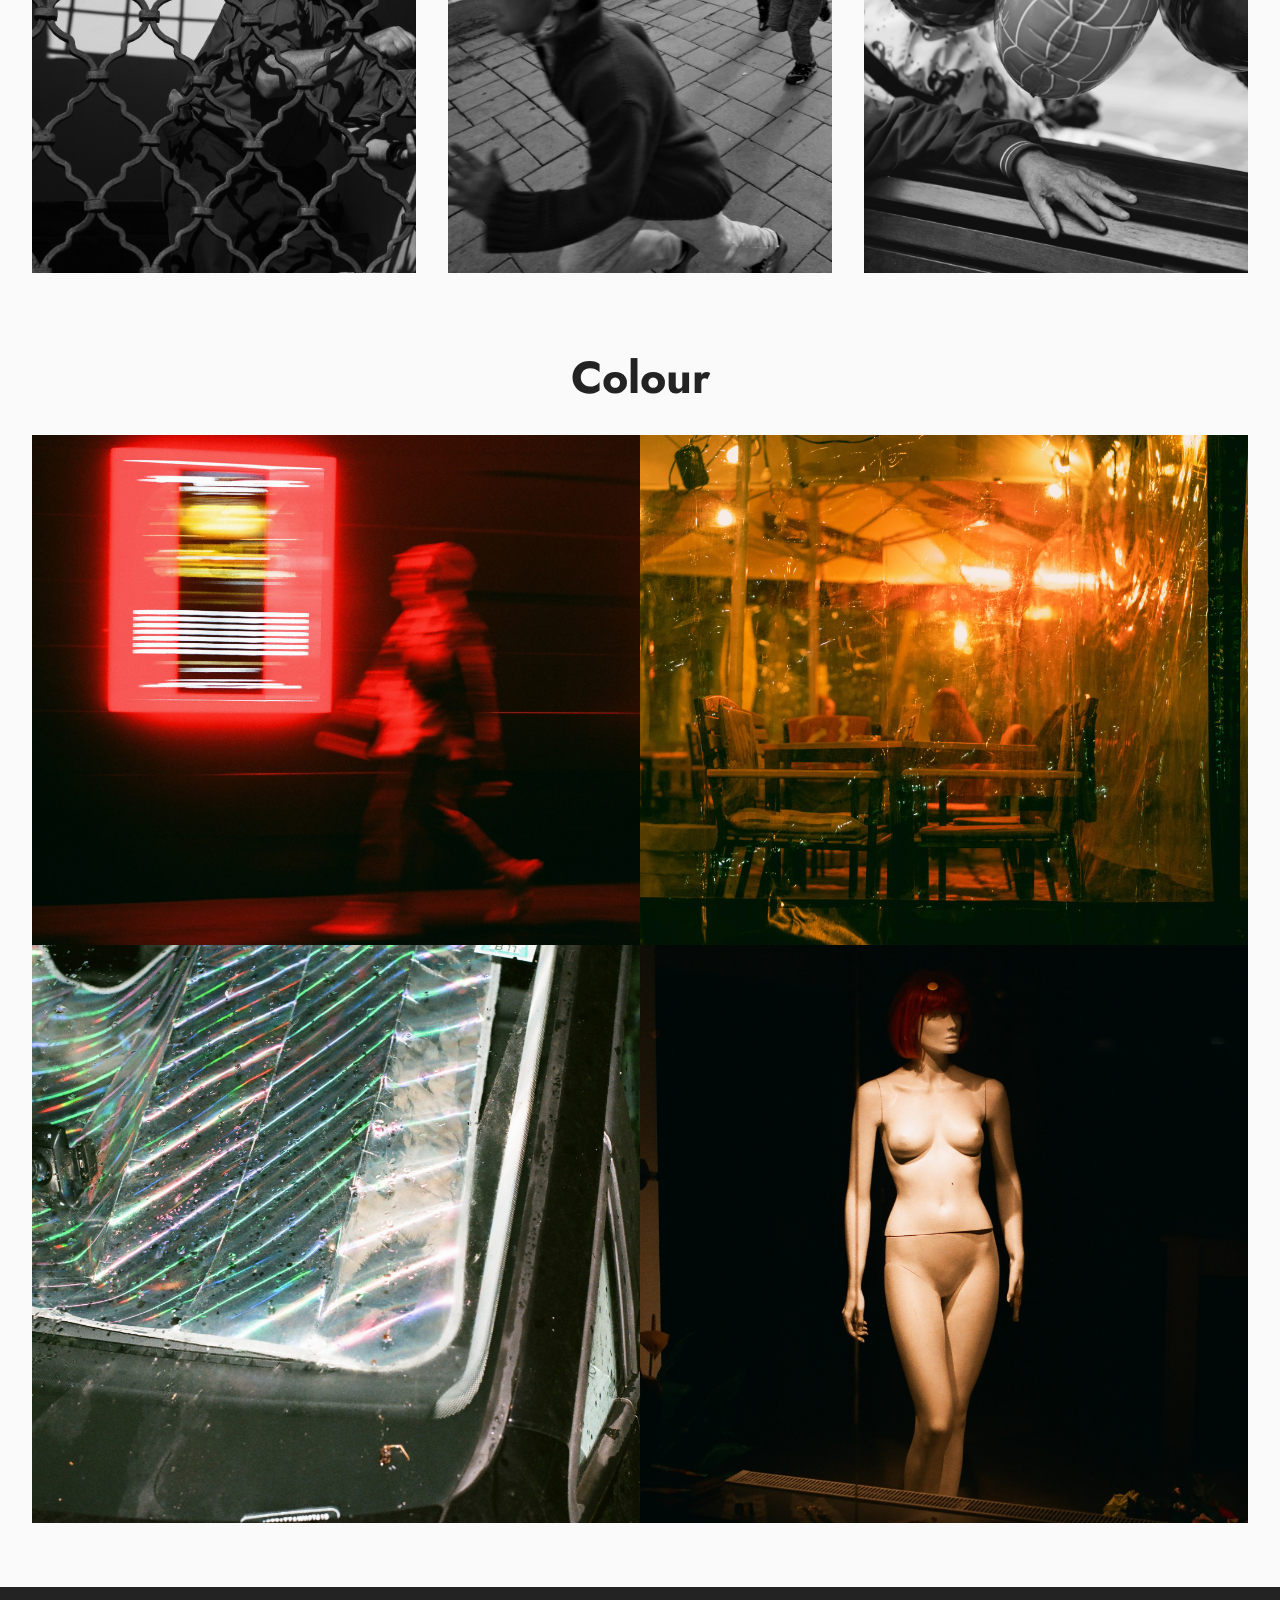
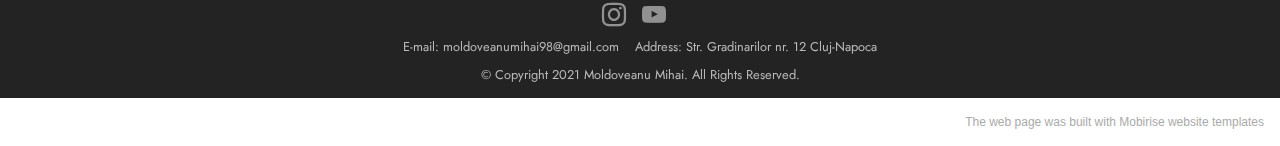
<file: StreetPhotography.html>
<!DOCTYPE html>
<html  >
<head>
  <!-- Site made with Mobirise Website Builder v5.5.2, https://mobirise.com -->
  <meta charset="UTF-8">
  <meta http-equiv="X-UA-Compatible" content="IE=edge">
  <meta name="generator" content="Mobirise v5.5.2, mobirise.com">
  <meta name="viewport" content="width=device-width, initial-scale=1, minimum-scale=1">
  <link rel="shortcut icon" href="assets/images/35211466-copy.png" type="image/x-icon">
  <meta name="description" content="">
  
  
  <title>Street Photography</title>
  <link rel="stylesheet" href="assets/web/assets/mobirise-icons2/mobirise2.css">
  <link rel="stylesheet" href="assets/bootstrap/css/bootstrap.min.css">
  <link rel="stylesheet" href="assets/bootstrap/css/bootstrap-grid.min.css">
  <link rel="stylesheet" href="assets/bootstrap/css/bootstrap-reboot.min.css">
  <link rel="stylesheet" href="assets/parallax/jarallax.css">
  <link rel="stylesheet" href="assets/dropdown/css/style.css">
  <link rel="stylesheet" href="assets/socicon/css/styles.css">
  <link rel="stylesheet" href="assets/theme/css/style.css">
  <link rel="preload" href="https://fonts.googleapis.com/css?family=Jost:100,200,300,400,500,600,700,800,900,100i,200i,300i,400i,500i,600i,700i,800i,900i&display=swap" as="style" onload="this.onload=null;this.rel='stylesheet'">
  <noscript><link rel="stylesheet" href="https://fonts.googleapis.com/css?family=Jost:100,200,300,400,500,600,700,800,900,100i,200i,300i,400i,500i,600i,700i,800i,900i&display=swap"></noscript>
  <link rel="preload" href="https://fonts.googleapis.com/css?family=Bebas+Neue:400&display=swap" as="style" onload="this.onload=null;this.rel='stylesheet'">
  <noscript><link rel="stylesheet" href="https://fonts.googleapis.com/css?family=Bebas+Neue:400&display=swap"></noscript>
  <link rel="preload" as="style" href="assets/mobirise/css/mbr-additional.css"><link rel="stylesheet" href="assets/mobirise/css/mbr-additional.css" type="text/css">
  
  
  
  
</head>
<body>
  
  <section data-bs-version="5.1" class="menu menu1 cid-sRdk2Incgx" once="menu" id="menu1-o">
    

    <nav class="navbar navbar-dropdown navbar-fixed-top navbar-expand-lg">
        <div class="container-fluid">
            <div class="navbar-brand">
                
                <span class="navbar-caption-wrap"><a class="navbar-caption text-white text-primary display-5" href="home.html">M O L d O V E A N U&nbsp; &nbsp; M I H A I</a></span>
            </div>
            <button class="navbar-toggler" type="button" data-toggle="collapse" data-bs-toggle="collapse" data-target="#navbarSupportedContent" data-bs-target="#navbarSupportedContent" aria-controls="navbarNavAltMarkup" aria-expanded="false" aria-label="Toggle navigation">
                <div class="hamburger">
                    <span></span>
                    <span></span>
                    <span></span>
                    <span></span>
                </div>
            </button>
            <div class="collapse navbar-collapse" id="navbarSupportedContent">
                <ul class="navbar-nav nav-dropdown nav-right" data-app-modern-menu="true"><li class="nav-item dropdown open"><a class="nav-link link text-white dropdown-toggle display-4" href="https://mobiri.se" data-toggle="dropdown-submenu" data-bs-toggle="dropdown" data-bs-auto-close="outside" aria-expanded="true">Photography</a><div class="dropdown-menu" aria-labelledby="dropdown-undefined"><a class="text-white dropdown-item text-primary display-4" href="StreetPhotography.html">Street Photography</a><a class="text-white show dropdown-item text-primary display-4" href="FineArt.html">Fine Art</a></div></li><li class="nav-item"><a class="nav-link link text-white text-primary display-4" href="3DVisuals.html">3D Visuals</a></li>
                    <li class="nav-item"><a class="nav-link link text-white text-primary display-4" href="About.html">About</a>
                    </li><li class="nav-item"><a class="nav-link link text-white text-primary display-4" href="Contact.html">Contact</a></li></ul>
                
                
            </div>
        </div>
    </nav>
</section>

<section data-bs-version="5.1" class="header2 cid-sRhLGIGdVe mbr-fullscreen mbr-parallax-background" id="header2-s">

    

    <div class="mbr-overlay" style="opacity: 0.9; background-color: rgb(222, 222, 222);"></div>

    <div class="container">
        <div class="row">
            <div class="col-12 col-lg-7">
                <h1 class="mbr-section-title mbr-fonts-style mb-3 display-1"><strong>Street Photography</strong></h1>
                
                <p class="mbr-text mbr-fonts-style display-7">What I love most about street photography is that you are treating the whole world as a playground developing and creating countless possibilities before your own eyes. It's quite a difficult endeavour because of its fast paced and uncontrolled nature, but in my eyes these are also the reasons why it's the most rewarding one. My mission as a street photographer is to shine some light on those sudden moments and encounters that most people miss in their day to day lives.&nbsp;</p>
                
            </div>
        </div>
    </div>
</section>

<section data-bs-version="5.1" class="gallery4 mbr-gallery cid-sRhVVPikSu" id="gallery4-x">
    

    

    <div class="container-fluid">
        <div class="mbr-section-head">
            <h3 class="mbr-section-title mbr-fonts-style align-center m-0 display-1"><strong>Monochrome</strong></h3>
            
        </div>
        <div class="row mbr-gallery mt-4">
            <div class="col-12 col-md-6 col-lg-4 item gallery-image active">
                <div class="item-wrapper" data-toggle="modal" data-bs-toggle="modal" data-target="#sRtyLr3fns-modal" data-bs-target="#sRtyLr3fns-modal">
                    <img class="w-100" src="assets/images/color.jpg" alt="" data-slide-to="0" data-bs-slide-to="0" data-target="#lb-sRtyLr3fns" data-bs-target="#lb-sRtyLr3fns">
                    <div class="icon-wrapper">
                        <span class="mobi-mbri mobi-mbri-search mbr-iconfont mbr-iconfont-btn"></span>
                    </div>
                </div>
                
            </div><div class="col-12 col-md-6 col-lg-4 item gallery-image">
                <div class="item-wrapper" data-toggle="modal" data-bs-toggle="modal" data-target="#sRtyLr3fns-modal" data-bs-target="#sRtyLr3fns-modal">
                    <img class="w-100" src="assets/images/color-28.jpg" alt="" data-slide-to="1" data-bs-slide-to="1" data-target="#lb-sRtyLr3fns" data-bs-target="#lb-sRtyLr3fns">
                    <div class="icon-wrapper">
                        <span class="mobi-mbri mobi-mbri-search mbr-iconfont mbr-iconfont-btn"></span>
                    </div>
                </div>
                
            </div><div class="col-12 col-md-6 col-lg-4 item gallery-image">
                <div class="item-wrapper" data-toggle="modal" data-bs-toggle="modal" data-target="#sRtyLr3fns-modal" data-bs-target="#sRtyLr3fns-modal">
                    <img class="w-100" src="assets/images/color-29.jpg" alt="" data-slide-to="2" data-bs-slide-to="2" data-target="#lb-sRtyLr3fns" data-bs-target="#lb-sRtyLr3fns">
                    <div class="icon-wrapper">
                        <span class="mobi-mbri mobi-mbri-search mbr-iconfont mbr-iconfont-btn"></span>
                    </div>
                </div>
                
            </div><div class="col-12 col-md-6 col-lg-4 item gallery-image">
                <div class="item-wrapper" data-toggle="modal" data-bs-toggle="modal" data-target="#sRtyLr3fns-modal" data-bs-target="#sRtyLr3fns-modal">
                    <img class="w-100" src="assets/images/color-6.jpeg" alt="" data-slide-to="3" data-bs-slide-to="3" data-target="#lb-sRtyLr3fns" data-bs-target="#lb-sRtyLr3fns">
                    <div class="icon-wrapper">
                        <span class="mobi-mbri mobi-mbri-search mbr-iconfont mbr-iconfont-btn"></span>
                    </div>
                </div>
                
            </div><div class="col-12 col-md-6 col-lg-4 item gallery-image">
                <div class="item-wrapper" data-toggle="modal" data-bs-toggle="modal" data-target="#sRtyLr3fns-modal" data-bs-target="#sRtyLr3fns-modal">
                    <img class="w-100" src="assets/images/color-27.jpg" alt="" data-slide-to="4" data-bs-slide-to="4" data-target="#lb-sRtyLr3fns" data-bs-target="#lb-sRtyLr3fns">
                    <div class="icon-wrapper">
                        <span class="mobi-mbri mobi-mbri-search mbr-iconfont mbr-iconfont-btn"></span>
                    </div>
                </div>
                
            </div><div class="col-12 col-md-6 col-lg-4 item gallery-image">
                <div class="item-wrapper" data-toggle="modal" data-bs-toggle="modal" data-target="#sRtyLr3fns-modal" data-bs-target="#sRtyLr3fns-modal">
                    <img class="w-100" src="assets/images/color-30.jpeg" alt="" data-slide-to="5" data-bs-slide-to="5" data-target="#lb-sRtyLr3fns" data-bs-target="#lb-sRtyLr3fns">
                    <div class="icon-wrapper">
                        <span class="mobi-mbri mobi-mbri-search mbr-iconfont mbr-iconfont-btn"></span>
                    </div>
                </div>
                
            </div>
            
            
            
        </div>

        <div class="modal mbr-slider" tabindex="-1" role="dialog" aria-hidden="true" id="sRtyLr3fns-modal">
            <div class="modal-dialog" role="document">
                <div class="modal-content">
                    <div class="modal-body">
                        <div class="carousel slide" id="lb-sRtyLr3fns" data-interval="5000" data-bs-interval="5000">
                            <div class="carousel-inner">
                                <div class="carousel-item active">
                                    <img class="d-block w-100" src="assets/images/color.jpg" alt="">
                                </div><div class="carousel-item">
                                    <img class="d-block w-100" src="assets/images/color-28.jpg" alt="">
                                </div><div class="carousel-item">
                                    <img class="d-block w-100" src="assets/images/color-29.jpg" alt="">
                                </div><div class="carousel-item">
                                    <img class="d-block w-100" src="assets/images/color-6.jpeg" alt="">
                                </div><div class="carousel-item">
                                    <img class="d-block w-100" src="assets/images/color-27.jpg" alt="">
                                </div><div class="carousel-item">
                                    <img class="d-block w-100" src="assets/images/color-30.jpeg" alt="">
                                </div>
                                
                                
                                
                            </div>
                            <ol class="carousel-indicators">
                                <li data-slide-to="0" data-bs-slide-to="0" class="active" data-target="#lb-sRtyLr3fns" data-bs-target="#lb-sRtyLr3fns"></li><li data-slide-to="1" data-bs-slide-to="1" class="" data-target="#lb-sRtyLr3fns" data-bs-target="#lb-sRtyLr3fns"></li>
                                <li data-slide-to="2" data-bs-slide-to="2" data-target="#lb-sRtyLr3fns" data-bs-target="#lb-sRtyLr3fns"></li>
                                <li data-slide-to="3" data-bs-slide-to="3" data-target="#lb-sRtyLr3fns" data-bs-target="#lb-sRtyLr3fns"></li><li data-slide-to="4" data-bs-slide-to="4" data-target="#lb-sRtyLr3fns" data-bs-target="#lb-sRtyLr3fns"></li><li data-slide-to="5" data-bs-slide-to="5" data-target="#lb-sRtyLr3fns" data-bs-target="#lb-sRtyLr3fns"></li>
                                
                            </ol>
                            <a role="button" href="" class="close" data-dismiss="modal" data-bs-dismiss="modal" aria-label="Close">
                            </a>
                            <a class="carousel-control-prev carousel-control" role="button" data-slide="prev" data-bs-slide="prev" href="#lb-sRtyLr3fns">
                                <span class="mobi-mbri mobi-mbri-arrow-prev" aria-hidden="true"></span>
                                <span class="sr-only visually-hidden">Previous</span>
                            </a>
                            <a class="carousel-control-next carousel-control" role="button" data-slide="next" data-bs-slide="next" href="#lb-sRtyLr3fns">
                                <span class="mobi-mbri mobi-mbri-arrow-next" aria-hidden="true"></span>
                                <span class="sr-only visually-hidden">Next</span>
                            </a>
                        </div>
                    </div>
                </div>
            </div>
        </div>
    </div>
</section>

<section data-bs-version="5.1" class="gallery6 mbr-gallery cid-sRi4J0xLyL" id="gallery6-z">
    

    

    <div class="container-fluid">
        <div class="mbr-section-head">
            <h3 class="mbr-section-title mbr-fonts-style align-center m-0 display-1"><strong>Colour</strong></h3>
            
        </div>
        <div class="row mbr-gallery mt-4">
            <div class="col-12 col-md-6 col-lg-6 item gallery-image active">
                <div class="item-wrapper" data-toggle="modal" data-bs-toggle="modal" data-target="#sRtyLrMop7-modal" data-bs-target="#sRtyLrMop7-modal">
                    <img class="w-100" src="assets/images/41660019.jpg" alt="" data-slide-to="0" data-bs-slide-to="0" data-target="#lb-sRtyLrMop7" data-bs-target="#lb-sRtyLrMop7">
                    <div class="icon-wrapper">
                        <span class="mobi-mbri mobi-mbri-search mbr-iconfont mbr-iconfont-btn"></span>
                    </div>
                </div>
                
            </div>
            
            <div class="col-12 col-md-6 col-lg-6 item gallery-image">
                <div class="item-wrapper" data-toggle="modal" data-bs-toggle="modal" data-target="#sRtyLrMop7-modal" data-bs-target="#sRtyLrMop7-modal">
                    <img class="w-100" src="assets/images/color-6.jpg" alt="" data-slide-to="1" data-bs-slide-to="1" data-target="#lb-sRtyLrMop7" data-bs-target="#lb-sRtyLrMop7">
                    <div class="icon-wrapper">
                        <span class="mobi-mbri mobi-mbri-search mbr-iconfont mbr-iconfont-btn"></span>
                    </div>
                </div>
                
            </div>
            <div class="col-12 col-md-6 col-lg-6 item gallery-image">
                <div class="item-wrapper" data-toggle="modal" data-bs-toggle="modal" data-target="#sRtyLrMop7-modal" data-bs-target="#sRtyLrMop7-modal">
                    <img class="w-100" src="assets/images/41660024.jpeg" alt="" data-slide-to="2" data-bs-slide-to="2" data-target="#lb-sRtyLrMop7" data-bs-target="#lb-sRtyLrMop7">
                    <div class="icon-wrapper">
                        <span class="mobi-mbri mobi-mbri-search mbr-iconfont mbr-iconfont-btn"></span>
                    </div>
                </div>
                
            </div><div class="col-12 col-md-6 col-lg-6 item gallery-image">
                <div class="item-wrapper" data-toggle="modal" data-bs-toggle="modal" data-target="#sRtyLrMop7-modal" data-bs-target="#sRtyLrMop7-modal">
                    <img class="w-100" src="assets/images/color-24.jpeg" alt="" data-slide-to="3" data-bs-slide-to="3" data-target="#lb-sRtyLrMop7" data-bs-target="#lb-sRtyLrMop7">
                    <div class="icon-wrapper">
                        <span class="mobi-mbri mobi-mbri-search mbr-iconfont mbr-iconfont-btn"></span>
                    </div>
                </div>
                
            </div>
        </div>

        <div class="modal mbr-slider" tabindex="-1" role="dialog" aria-hidden="true" id="sRtyLrMop7-modal">
            <div class="modal-dialog" role="document">
                <div class="modal-content">
                    <div class="modal-body">
                        <div class="carousel slide" id="lb-sRtyLrMop7" data-interval="5000" data-bs-interval="5000">
                            <div class="carousel-inner">
                                <div class="carousel-item active">
                                    <img class="d-block w-100" src="assets/images/41660019.jpg" alt="">
                                </div>
                                
                                <div class="carousel-item">
                                    <img class="d-block w-100" src="assets/images/color-6.jpg" alt="">
                                </div>
                                <div class="carousel-item">
                                    <img class="d-block w-100" src="assets/images/41660024.jpeg" alt="">
                                </div><div class="carousel-item">
                                    <img class="d-block w-100" src="assets/images/color-24.jpeg" alt="">
                                </div>
                            </div>
                            <ol class="carousel-indicators">
                                <li data-slide-to="0" data-bs-slide-to="0" class="active" data-target="#lb-sRtyLrMop7" data-bs-target="#lb-sRtyLrMop7"></li>
                                <li data-slide-to="1" data-bs-slide-to="1" data-target="#lb-sRtyLrMop7" data-bs-target="#lb-sRtyLrMop7"></li>
                                <li data-slide-to="2" data-bs-slide-to="2" data-target="#lb-sRtyLrMop7" data-bs-target="#lb-sRtyLrMop7"></li><li data-slide-to="3" data-bs-slide-to="3" data-target="#lb-sRtyLrMop7" data-bs-target="#lb-sRtyLrMop7"></li>
                                
                            </ol>
                            <a role="button" href="" class="close" data-dismiss="modal" data-bs-dismiss="modal" aria-label="Close">
                            </a>
                            <a class="carousel-control-prev carousel-control" role="button" data-slide="prev" data-bs-slide="prev" href="#lb-sRtyLrMop7">
                                <span class="mobi-mbri mobi-mbri-arrow-prev" aria-hidden="true"></span>
                                <span class="sr-only visually-hidden">Previous</span>
                            </a>
                            <a class="carousel-control-next carousel-control" role="button" data-slide="next" data-bs-slide="next" href="#lb-sRtyLrMop7">
                                <span class="mobi-mbri mobi-mbri-arrow-next" aria-hidden="true"></span>
                                <span class="sr-only visually-hidden">Next</span>
                            </a>
                        </div>
                    </div>
                </div>
            </div>
        </div>
    </div>
</section>

<section data-bs-version="5.1" class="footer3 cid-sRdy9c1J8x" once="footers" id="footer3-p">

    

    

    <div class="container">
        <div class="media-container-row align-center mbr-white">
            
            <div class="row social-row">
                <div class="social-list align-right pb-2">
                    
                    
                    
                    
                    
                    
                <div class="soc-item">
                        <a href="https://www.instagram.com/moldoveanumihigh/" target="_blank">
                            <span class="mbr-iconfont mbr-iconfont-social socicon-instagram socicon"></span>
                        </a>
                    </div><div class="soc-item">
                        <a href="https://www.youtube.com/channel/UCQVP5u8VUW_jfXNqVm9hvUQ" target="_blank">
                            <span class="mbr-iconfont mbr-iconfont-social socicon-youtube socicon"></span>
                        </a>
                    </div></div>
            </div>
            <div class="row row-copirayt">
                <p class="mbr-text mb-0 mbr-fonts-style mbr-white align-center display-2">E-mail: moldoveanumihai98@gmail.com&nbsp; &nbsp; Address: Str. Gradinarilor nr. 12 Cluj-Napoca<br><br>© Copyright 2021 Moldoveanu Mihai. All Rights Reserved.
                </p>
            </div>
        </div>
    </div>
</section><section style="background-color: #fff; font-family: -apple-system, BlinkMacSystemFont, 'Segoe UI', 'Roboto', 'Helvetica Neue', Arial, sans-serif; color:#aaa; font-size:12px; padding: 0; align-items: center; display: flex;"><a href="https://mobirise.site/c" style="flex: 1 1; height: 3rem; padding-left: 1rem;"></a><p style="flex: 0 0 auto; margin:0; padding-right:1rem;"><a href="https://mobirise.site/q" style="color:#aaa;">The web page</a> was built with Mobirise website templates</p></section><script src="assets/bootstrap/js/bootstrap.bundle.min.js"></script>  <script src="assets/parallax/jarallax.js"></script>  <script src="assets/smoothscroll/smooth-scroll.js"></script>  <script src="assets/ytplayer/index.js"></script>  <script src="assets/dropdown/js/navbar-dropdown.js"></script>  <script src="assets/theme/js/script.js"></script>  
  
  
</body>
</html>
</file>
<file: assets/dropdown/css/style.css>
.navbar-dropdown {
  left: 0;
  padding: 0;
  position: absolute;
  right: 0;
  top: 0;
  transition: all 0.45s ease;
  z-index: 1030;
  background: #282828; }
  .navbar-dropdown .navbar-logo {
    margin-right: 0.8rem;
    transition: margin 0.3s ease-in-out;
    vertical-align: middle; }
    .navbar-dropdown .navbar-logo img {
      height: 3.125rem;
      transition: all 0.3s ease-in-out; }
    .navbar-dropdown .navbar-logo.mbr-iconfont {
      font-size: 3.125rem;
      line-height: 3.125rem; }
  .navbar-dropdown .navbar-caption {
    font-weight: 700;
    white-space: normal;
    vertical-align: -4px;
    line-height: 3.125rem !important; }
    .navbar-dropdown .navbar-caption, .navbar-dropdown .navbar-caption:hover {
      color: inherit;
      text-decoration: none; }
  .navbar-dropdown .mbr-iconfont + .navbar-caption {
    vertical-align: -1px; }
  .navbar-dropdown.navbar-fixed-top {
    position: fixed; }
  .navbar-dropdown .navbar-brand span {
    vertical-align: -4px; }
  .navbar-dropdown.bg-color.transparent {
    background: none; }
  .navbar-dropdown.navbar-short .navbar-brand {
    padding: 0.625rem 0; }
    .navbar-dropdown.navbar-short .navbar-brand span {
      vertical-align: -1px; }
  .navbar-dropdown.navbar-short .navbar-caption {
    line-height: 2.375rem !important;
    vertical-align: -2px; }
  .navbar-dropdown.navbar-short .navbar-logo {
    margin-right: 0.5rem; }
    .navbar-dropdown.navbar-short .navbar-logo img {
      height: 2.375rem; }
    .navbar-dropdown.navbar-short .navbar-logo.mbr-iconfont {
      font-size: 2.375rem;
      line-height: 2.375rem; }
  .navbar-dropdown.navbar-short .mbr-table-cell {
    height: 3.625rem; }
  .navbar-dropdown .navbar-close {
    left: 0.6875rem;
    position: fixed;
    top: 0.75rem;
    z-index: 1000; }
  .navbar-dropdown .hamburger-icon {
    content: "";
    display: inline-block;
    vertical-align: middle;
    width: 16px;
    -webkit-box-shadow: 0 -6px 0 1px #282828,0 0 0 1px #282828,0 6px 0 1px #282828;
    -moz-box-shadow: 0 -6px 0 1px #282828,0 0 0 1px #282828,0 6px 0 1px #282828;
    box-shadow: 0 -6px 0 1px #282828,0 0 0 1px #282828,0 6px 0 1px #282828; }

.dropdown-menu .dropdown-toggle[data-toggle="dropdown-submenu"]::after {
  border-bottom: 0.35em solid transparent;
  border-left: 0.35em solid;
  border-right: 0;
  border-top: 0.35em solid transparent;
  margin-left: 0.3rem; }

.dropdown-menu .dropdown-item:focus {
  outline: 0; }

.nav-dropdown {
  font-size: 0.75rem;
  font-weight: 500;
  height: auto !important; }
  .nav-dropdown .nav-btn {
    padding-left: 1rem; }
  .nav-dropdown .link {
    margin: .667em 1.667em;
    font-weight: 500;
    padding: 0;
    transition: color .2s ease-in-out; }
    .nav-dropdown .link.dropdown-toggle {
      margin-right: 2.583em; }
      .nav-dropdown .link.dropdown-toggle::after {
        margin-left: .25rem;
        border-top: 0.35em solid;
        border-right: 0.35em solid transparent;
        border-left: 0.35em solid transparent;
        border-bottom: 0; }
      .nav-dropdown .link.dropdown-toggle[aria-expanded="true"] {
        margin: 0;
        padding: 0.667em 3.263em  0.667em 1.667em; }
  .nav-dropdown .link::after,
  .nav-dropdown .dropdown-item::after {
    color: inherit; }
  .nav-dropdown .btn {
    font-size: 0.75rem;
    font-weight: 700;
    letter-spacing: 0;
    margin-bottom: 0;
    padding-left: 1.25rem;
    padding-right: 1.25rem; }
  .nav-dropdown .dropdown-menu {
    border-radius: 0;
    border: 0;
    left: 0;
    margin: 0;
    padding-bottom: 1.25rem;
    padding-top: 1.25rem;
    position: relative; }
  .nav-dropdown .dropdown-submenu {
    margin-left: 0.125rem;
    top: 0; }
  .nav-dropdown .dropdown-item {
    font-weight: 500;
    line-height: 2;
    padding: 0.3846em 4.615em 0.3846em 1.5385em;
    position: relative;
    transition: color .2s ease-in-out, background-color .2s ease-in-out; }
    .nav-dropdown .dropdown-item::after {
      margin-top: -0.3077em;
      position: absolute;
      right: 1.1538em;
      top: 50%; }
    .nav-dropdown .dropdown-item:focus, .nav-dropdown .dropdown-item:hover {
      background: none; }

@media (max-width: 767px) {
  .nav-dropdown.navbar-toggleable-sm {
    bottom: 0;
    display: none;
    left: 0;
    overflow-x: hidden;
    position: fixed;
    top: 0;
    transform: translateX(-100%);
    -ms-transform: translateX(-100%);
    -webkit-transform: translateX(-100%);
    width: 18.75rem;
    z-index: 999; } }
.nav-dropdown.navbar-toggleable-xl {
  bottom: 0;
  display: none;
  left: 0;
  overflow-x: hidden;
  position: fixed;
  top: 0;
  transform: translateX(-100%);
  -ms-transform: translateX(-100%);
  -webkit-transform: translateX(-100%);
  width: 18.75rem;
  z-index: 999; }

.nav-dropdown-sm {
  display: block !important;
  overflow-x: hidden;
  overflow: auto;
  padding-top: 3.875rem; }
  .nav-dropdown-sm::after {
    content: "";
    display: block;
    height: 3rem;
    width: 100%; }
  .nav-dropdown-sm.collapse.in ~ .navbar-close {
    display: block !important; }
  .nav-dropdown-sm.collapsing, .nav-dropdown-sm.collapse.in {
    transform: translateX(0);
    -ms-transform: translateX(0);
    -webkit-transform: translateX(0);
    transition: all 0.25s ease-out;
    -webkit-transition: all 0.25s ease-out;
    background: #282828; }
  .nav-dropdown-sm.collapsing[aria-expanded="false"] {
    transform: translateX(-100%);
    -ms-transform: translateX(-100%);
    -webkit-transform: translateX(-100%); }
  .nav-dropdown-sm .nav-item {
    display: block;
    margin-left: 0 !important;
    padding-left: 0; }
  .nav-dropdown-sm .link,
  .nav-dropdown-sm .dropdown-item {
    border-top: 1px dotted rgba(255, 255, 255, 0.1);
    font-size: 0.8125rem;
    line-height: 1.6;
    margin: 0 !important;
    padding: 0.875rem 2.4rem 0.875rem 1.5625rem !important;
    position: relative;
    white-space: normal; }
    .nav-dropdown-sm .link:focus, .nav-dropdown-sm .link:hover,
    .nav-dropdown-sm .dropdown-item:focus,
    .nav-dropdown-sm .dropdown-item:hover {
      background: rgba(0, 0, 0, 0.2) !important;
      color: #c0a375; }
  .nav-dropdown-sm .nav-btn {
    position: relative;
    padding: 1.5625rem 1.5625rem 0 1.5625rem; }
    .nav-dropdown-sm .nav-btn::before {
      border-top: 1px dotted rgba(255, 255, 255, 0.1);
      content: "";
      left: 0;
      position: absolute;
      top: 0;
      width: 100%; }
    .nav-dropdown-sm .nav-btn + .nav-btn {
      padding-top: 0.625rem; }
      .nav-dropdown-sm .nav-btn + .nav-btn::before {
        display: none; }
  .nav-dropdown-sm .btn {
    padding: 0.625rem 0; }
  .nav-dropdown-sm .dropdown-toggle[data-toggle="dropdown-submenu"]::after {
    margin-left: .25rem;
    border-top: 0.35em solid;
    border-right: 0.35em solid transparent;
    border-left: 0.35em solid transparent;
    border-bottom: 0; }
  .nav-dropdown-sm .dropdown-toggle[data-toggle="dropdown-submenu"][aria-expanded="true"]::after {
    border-top: 0;
    border-right: 0.35em solid transparent;
    border-left: 0.35em solid transparent;
    border-bottom: 0.35em solid; }
  .nav-dropdown-sm .dropdown-menu {
    margin: 0;
    padding: 0;
    position: relative;
    top: 0;
    left: 0;
    width: 100%;
    border: 0;
    float: none;
    border-radius: 0;
    background: none; }
  .nav-dropdown-sm .dropdown-submenu {
    left: 100%;
    margin-left: 0.125rem;
    margin-top: -1.25rem;
    top: 0; }

.navbar-toggleable-sm .nav-dropdown .dropdown-menu {
  position: absolute; }

.navbar-toggleable-sm .nav-dropdown .dropdown-submenu {
  left: 100%;
  margin-left: 0.125rem;
  margin-top: -1.25rem;
  top: 0; }

.navbar-toggleable-sm.opened .nav-dropdown .dropdown-menu {
  position: relative; }

.navbar-toggleable-sm.opened .nav-dropdown .dropdown-submenu {
  left: 0;
  margin-left: 00rem;
  margin-top: 0rem;
  top: 0; }

.is-builder .nav-dropdown.collapsing {
  transition: none !important; }
</file>
<file: assets/socicon/css/styles.css>
@charset "UTF-8";

@font-face {
  font-family: 'Socicon';
  src:  url('../fonts/socicon.eot');
  src:  url('../fonts/socicon.eot?#iefix') format('embedded-opentype'),
    url('../fonts/socicon.woff2') format('woff2'),
    url('../fonts/socicon.ttf') format('truetype'),
    url('../fonts/socicon.woff') format('woff'),
    url('../fonts/socicon.svg#socicon') format('svg');
  font-weight: normal;
  font-style: normal;
  font-display: swap;
}

[data-icon]:before {
  font-family: "socicon" !important;
  content: attr(data-icon);
  font-style: normal !important;
  font-weight: normal !important;
  font-variant: normal !important;
  text-transform: none !important;
  speak: none;
  line-height: 1;
  -webkit-font-smoothing: antialiased;
  -moz-osx-font-smoothing: grayscale;
}

[class^="socicon-"], [class*=" socicon-"] {
  /* use !important to prevent issues with browser extensions that change fonts */
  font-family: 'Socicon' !important;
  speak: none;
  font-style: normal;
  font-weight: normal;
  font-variant: normal;
  text-transform: none;
  line-height: 1;

  /* Better Font Rendering =========== */
  -webkit-font-smoothing: antialiased;
  -moz-osx-font-smoothing: grayscale;
}

.socicon-eitaa:before {
  content: "\e97c";
}
.socicon-soroush:before {
  content: "\e97d";
}
.socicon-bale:before {
  content: "\e97e";
}
.socicon-zazzle:before {
  content: "\e97b";
}
.socicon-society6:before {
  content: "\e97a";
}
.socicon-redbubble:before {
  content: "\e979";
}
.socicon-avvo:before {
  content: "\e978";
}
.socicon-stitcher:before {
  content: "\e977";
}
.socicon-googlehangouts:before {
  content: "\e974";
}
.socicon-dlive:before {
  content: "\e975";
}
.socicon-vsco:before {
  content: "\e976";
}
.socicon-flipboard:before {
  content: "\e973";
}
.socicon-ubuntu:before {
  content: "\e958";
}
.socicon-artstation:before {
  content: "\e959";
}
.socicon-invision:before {
  content: "\e95a";
}
.socicon-torial:before {
  content: "\e95b";
}
.socicon-collectorz:before {
  content: "\e95c";
}
.socicon-seenthis:before {
  content: "\e95d";
}
.socicon-googleplaymusic:before {
  content: "\e95e";
}
.socicon-debian:before {
  content: "\e95f";
}
.socicon-filmfreeway:before {
  content: "\e960";
}
.socicon-gnome:before {
  content: "\e961";
}
.socicon-itchio:before {
  content: "\e962";
}
.socicon-jamendo:before {
  content: "\e963";
}
.socicon-mix:before {
  content: "\e964";
}
.socicon-sharepoint:before {
  content: "\e965";
}
.socicon-tinder:before {
  content: "\e966";
}
.socicon-windguru:before {
  content: "\e967";
}
.socicon-cdbaby:before {
  content: "\e968";
}
.socicon-elementaryos:before {
  content: "\e969";
}
.socicon-stage32:before {
  content: "\e96a";
}
.socicon-tiktok:before {
  content: "\e96b";
}
.socicon-gitter:before {
  content: "\e96c";
}
.socicon-letterboxd:before {
  content: "\e96d";
}
.socicon-threema:before {
  content: "\e96e";
}
.socicon-splice:before {
  content: "\e96f";
}
.socicon-metapop:before {
  content: "\e970";
}
.socicon-naver:before {
  content: "\e971";
}
.socicon-remote:before {
  content: "\e972";
}
.socicon-internet:before {
  content: "\e957";
}
.socicon-moddb:before {
  content: "\e94b";
}
.socicon-indiedb:before {
  content: "\e94c";
}
.socicon-traxsource:before {
  content: "\e94d";
}
.socicon-gamefor:before {
  content: "\e94e";
}
.socicon-pixiv:before {
  content: "\e94f";
}
.socicon-myanimelist:before {
  content: "\e950";
}
.socicon-blackberry:before {
  content: "\e951";
}
.socicon-wickr:before {
  content: "\e952";
}
.socicon-spip:before {
  content: "\e953";
}
.socicon-napster:before {
  content: "\e954";
}
.socicon-beatport:before {
  content: "\e955";
}
.socicon-hackerone:before {
  content: "\e956";
}
.socicon-hackernews:before {
  content: "\e946";
}
.socicon-smashwords:before {
  content: "\e947";
}
.socicon-kobo:before {
  content: "\e948";
}
.socicon-bookbub:before {
  content: "\e949";
}
.socicon-mailru:before {
  content: "\e94a";
}
.socicon-gitlab:before {
  content: "\e945";
}
.socicon-instructables:before {
  content: "\e944";
}
.socicon-portfolio:before {
  content: "\e943";
}
.socicon-codered:before {
  content: "\e940";
}
.socicon-origin:before {
  content: "\e941";
}
.socicon-nextdoor:before {
  content: "\e942";
}
.socicon-udemy:before {
  content: "\e93f";
}
.socicon-livemaster:before {
  content: "\e93e";
}
.socicon-crunchbase:before {
  content: "\e93b";
}
.socicon-homefy:before {
  content: "\e93c";
}
.socicon-calendly:before {
  content: "\e93d";
}
.socicon-realtor:before {
  content: "\e90f";
}
.socicon-tidal:before {
  content: "\e910";
}
.socicon-qobuz:before {
  content: "\e911";
}
.socicon-natgeo:before {
  content: "\e912";
}
.socicon-mastodon:before {
  content: "\e913";
}
.socicon-unsplash:before {
  content: "\e914";
}
.socicon-homeadvisor:before {
  content: "\e915";
}
.socicon-angieslist:before {
  content: "\e916";
}
.socicon-codepen:before {
  content: "\e917";
}
.socicon-slack:before {
  content: "\e918";
}
.socicon-openaigym:before {
  content: "\e919";
}
.socicon-logmein:before {
  content: "\e91a";
}
.socicon-fiverr:before {
  content: "\e91b";
}
.socicon-gotomeeting:before {
  content: "\e91c";
}
.socicon-aliexpress:before {
  content: "\e91d";
}
.socicon-guru:before {
  content: "\e91e";
}
.socicon-appstore:before {
  content: "\e91f";
}
.socicon-homes:before {
  content: "\e920";
}
.socicon-zoom:before {
  content: "\e921";
}
.socicon-alibaba:before {
  content: "\e922";
}
.socicon-craigslist:before {
  content: "\e923";
}
.socicon-wix:before {
  content: "\e924";
}
.socicon-redfin:before {
  content: "\e925";
}
.socicon-googlecalendar:before {
  content: "\e926";
}
.socicon-shopify:before {
  content: "\e927";
}
.socicon-freelancer:before {
  content: "\e928";
}
.socicon-seedrs:before {
  content: "\e929";
}
.socicon-bing:before {
  content: "\e92a";
}
.socicon-doodle:before {
  content: "\e92b";
}
.socicon-bonanza:before {
  content: "\e92c";
}
.socicon-squarespace:before {
  content: "\e92d";
}
.socicon-toptal:before {
  content: "\e92e";
}
.socicon-gust:before {
  content: "\e92f";
}
.socicon-ask:before {
  content: "\e930";
}
.socicon-trulia:before {
  content: "\e931";
}
.socicon-loomly:before {
  content: "\e932";
}
.socicon-ghost:before {
  content: "\e933";
}
.socicon-upwork:before {
  content: "\e934";
}
.socicon-fundable:before {
  content: "\e935";
}
.socicon-booking:before {
  content: "\e936";
}
.socicon-googlemaps:before {
  content: "\e937";
}
.socicon-zillow:before {
  content: "\e938";
}
.socicon-niconico:before {
  content: "\e939";
}
.socicon-toneden:before {
  content: "\e93a";
}
.socicon-augment:before {
  content: "\e908";
}
.socicon-bitbucket:before {
  content: "\e909";
}
.socicon-fyuse:before {
  content: "\e90a";
}
.socicon-yt-gaming:before {
  content: "\e90b";
}
.socicon-sketchfab:before {
  content: "\e90c";
}
.socicon-mobcrush:before {
  content: "\e90d";
}
.socicon-microsoft:before {
  content: "\e90e";
}
.socicon-pandora:before {
  content: "\e907";
}
.socicon-messenger:before {
  content: "\e906";
}
.socicon-gamewisp:before {
  content: "\e905";
}
.socicon-bloglovin:before {
  content: "\e904";
}
.socicon-tunein:before {
  content: "\e903";
}
.socicon-gamejolt:before {
  content: "\e901";
}
.socicon-trello:before {
  content: "\e902";
}
.socicon-spreadshirt:before {
  content: "\e900";
}
.socicon-500px:before {
  content: "\e000";
}
.socicon-8tracks:before {
  content: "\e001";
}
.socicon-airbnb:before {
  content: "\e002";
}
.socicon-alliance:before {
  content: "\e003";
}
.socicon-amazon:before {
  content: "\e004";
}
.socicon-amplement:before {
  content: "\e005";
}
.socicon-android:before {
  content: "\e006";
}
.socicon-angellist:before {
  content: "\e007";
}
.socicon-apple:before {
  content: "\e008";
}
.socicon-appnet:before {
  content: "\e009";
}
.socicon-baidu:before {
  content: "\e00a";
}
.socicon-bandcamp:before {
  content: "\e00b";
}
.socicon-battlenet:before {
  content: "\e00c";
}
.socicon-mixer:before {
  content: "\e00d";
}
.socicon-bebee:before {
  content: "\e00e";
}
.socicon-bebo:before {
  content: "\e00f";
}
.socicon-behance:before {
  content: "\e010";
}
.socicon-blizzard:before {
  content: "\e011";
}
.socicon-blogger:before {
  content: "\e012";
}
.socicon-buffer:before {
  content: "\e013";
}
.socicon-chrome:before {
  content: "\e014";
}
.socicon-coderwall:before {
  content: "\e015";
}
.socicon-curse:before {
  content: "\e016";
}
.socicon-dailymotion:before {
  content: "\e017";
}
.socicon-deezer:before {
  content: "\e018";
}
.socicon-delicious:before {
  content: "\e019";
}
.socicon-deviantart:before {
  content: "\e01a";
}
.socicon-diablo:before {
  content: "\e01b";
}
.socicon-digg:before {
  content: "\e01c";
}
.socicon-discord:before {
  content: "\e01d";
}
.socicon-disqus:before {
  content: "\e01e";
}
.socicon-douban:before {
  content: "\e01f";
}
.socicon-draugiem:before {
  content: "\e020";
}
.socicon-dribbble:before {
  content: "\e021";
}
.socicon-drupal:before {
  content: "\e022";
}
.socicon-ebay:before {
  content: "\e023";
}
.socicon-ello:before {
  content: "\e024";
}
.socicon-endomodo:before {
  content: "\e025";
}
.socicon-envato:before {
  content: "\e026";
}
.socicon-etsy:before {
  content: "\e027";
}
.socicon-facebook:before {
  content: "\e028";
}
.socicon-feedburner:before {
  content: "\e029";
}
.socicon-filmweb:before {
  content: "\e02a";
}
.socicon-firefox:before {
  content: "\e02b";
}
.socicon-flattr:before {
  content: "\e02c";
}
.socicon-flickr:before {
  content: "\e02d";
}
.socicon-formulr:before {
  content: "\e02e";
}
.socicon-forrst:before {
  content: "\e02f";
}
.socicon-foursquare:before {
  content: "\e030";
}
.socicon-friendfeed:before {
  content: "\e031";
}
.socicon-github:before {
  content: "\e032";
}
.socicon-goodreads:before {
  content: "\e033";
}
.socicon-google:before {
  content: "\e034";
}
.socicon-googlescholar:before {
  content: "\e035";
}
.socicon-googlegroups:before {
  content: "\e036";
}
.socicon-googlephotos:before {
  content: "\e037";
}
.socicon-googleplus:before {
  content: "\e038";
}
.socicon-grooveshark:before {
  content: "\e039";
}
.socicon-hackerrank:before {
  content: "\e03a";
}
.socicon-hearthstone:before {
  content: "\e03b";
}
.socicon-hellocoton:before {
  content: "\e03c";
}
.socicon-heroes:before {
  content: "\e03d";
}
.socicon-smashcast:before {
  content: "\e03e";
}
.socicon-horde:before {
  content: "\e03f";
}
.socicon-houzz:before {
  content: "\e040";
}
.socicon-icq:before {
  content: "\e041";
}
.socicon-identica:before {
  content: "\e042";
}
.socicon-imdb:before {
  content: "\e043";
}
.socicon-instagram:before {
  content: "\e044";
}
.socicon-issuu:before {
  content: "\e045";
}
.socicon-istock:before {
  content: "\e046";
}
.socicon-itunes:before {
  content: "\e047";
}
.socicon-keybase:before {
  content: "\e048";
}
.socicon-lanyrd:before {
  content: "\e049";
}
.socicon-lastfm:before {
  content: "\e04a";
}
.socicon-line:before {
  content: "\e04b";
}
.socicon-linkedin:before {
  content: "\e04c";
}
.socicon-livejournal:before {
  content: "\e04d";
}
.socicon-lyft:before {
  content: "\e04e";
}
.socicon-macos:before {
  content: "\e04f";
}
.socicon-mail:before {
  content: "\e050";
}
.socicon-medium:before {
  content: "\e051";
}
.socicon-meetup:before {
  content: "\e052";
}
.socicon-mixcloud:before {
  content: "\e053";
}
.socicon-modelmayhem:before {
  content: "\e054";
}
.socicon-mumble:before {
  content: "\e055";
}
.socicon-myspace:before {
  content: "\e056";
}
.socicon-newsvine:before {
  content: "\e057";
}
.socicon-nintendo:before {
  content: "\e058";
}
.socicon-npm:before {
  content: "\e059";
}
.socicon-odnoklassniki:before {
  content: "\e05a";
}
.socicon-openid:before {
  content: "\e05b";
}
.socicon-opera:before {
  content: "\e05c";
}
.socicon-outlook:before {
  content: "\e05d";
}
.socicon-overwatch:before {
  content: "\e05e";
}
.socicon-patreon:before {
  content: "\e05f";
}
.socicon-paypal:before {
  content: "\e060";
}
.socicon-periscope:before {
  content: "\e061";
}
.socicon-persona:before {
  content: "\e062";
}
.socicon-pinterest:before {
  content: "\e063";
}
.socicon-play:before {
  content: "\e064";
}
.socicon-player:before {
  content: "\e065";
}
.socicon-playstation:before {
  content: "\e066";
}
.socicon-pocket:before {
  content: "\e067";
}
.socicon-qq:before {
  content: "\e068";
}
.socicon-quora:before {
  content: "\e069";
}
.socicon-raidcall:before {
  content: "\e06a";
}
.socicon-ravelry:before {
  content: "\e06b";
}
.socicon-reddit:before {
  content: "\e06c";
}
.socicon-renren:before {
  content: "\e06d";
}
.socicon-researchgate:before {
  content: "\e06e";
}
.socicon-residentadvisor:before {
  content: "\e06f";
}
.socicon-reverbnation:before {
  content: "\e070";
}
.socicon-rss:before {
  content: "\e071";
}
.socicon-sharethis:before {
  content: "\e072";
}
.socicon-skype:before {
  content: "\e073";
}
.socicon-slideshare:before {
  content: "\e074";
}
.socicon-smugmug:before {
  content: "\e075";
}
.socicon-snapchat:before {
  content: "\e076";
}
.socicon-songkick:before {
  content: "\e077";
}
.socicon-soundcloud:before {
  content: "\e078";
}
.socicon-spotify:before {
  content: "\e079";
}
.socicon-stackexchange:before {
  content: "\e07a";
}
.socicon-stackoverflow:before {
  content: "\e07b";
}
.socicon-starcraft:before {
  content: "\e07c";
}
.socicon-stayfriends:before {
  content: "\e07d";
}
.socicon-steam:before {
  content: "\e07e";
}
.socicon-storehouse:before {
  content: "\e07f";
}
.socicon-strava:before {
  content: "\e080";
}
.socicon-streamjar:before {
  content: "\e081";
}
.socicon-stumbleupon:before {
  content: "\e082";
}
.socicon-swarm:before {
  content: "\e083";
}
.socicon-teamspeak:before {
  content: "\e084";
}
.socicon-teamviewer:before {
  content: "\e085";
}
.socicon-technorati:before {
  content: "\e086";
}
.socicon-telegram:before {
  content: "\e087";
}
.socicon-tripadvisor:before {
  content: "\e088";
}
.socicon-tripit:before {
  content: "\e089";
}
.socicon-triplej:before {
  content: "\e08a";
}
.socicon-tumblr:before {
  content: "\e08b";
}
.socicon-twitch:before {
  content: "\e08c";
}
.socicon-twitter:before {
  content: "\e08d";
}
.socicon-uber:before {
  content: "\e08e";
}
.socicon-ventrilo:before {
  content: "\e08f";
}
.socicon-viadeo:before {
  content: "\e090";
}
.socicon-viber:before {
  content: "\e091";
}
.socicon-viewbug:before {
  content: "\e092";
}
.socicon-vimeo:before {
  content: "\e093";
}
.socicon-vine:before {
  content: "\e094";
}
.socicon-vkontakte:before {
  content: "\e095";
}
.socicon-warcraft:before {
  content: "\e096";
}
.socicon-wechat:before {
  content: "\e097";
}
.socicon-weibo:before {
  content: "\e098";
}
.socicon-whatsapp:before {
  content: "\e099";
}
.socicon-wikipedia:before {
  content: "\e09a";
}
.socicon-windows:before {
  content: "\e09b";
}
.socicon-wordpress:before {
  content: "\e09c";
}
.socicon-wykop:before {
  content: "\e09d";
}
.socicon-xbox:before {
  content: "\e09e";
}
.socicon-xing:before {
  content: "\e09f";
}
.socicon-yahoo:before {
  content: "\e0a0";
}
.socicon-yammer:before {
  content: "\e0a1";
}
.socicon-yandex:before {
  content: "\e0a2";
}
.socicon-yelp:before {
  content: "\e0a3";
}
.socicon-younow:before {
  content: "\e0a4";
}
.socicon-youtube:before {
  content: "\e0a5";
}
.socicon-zapier:before {
  content: "\e0a6";
}
.socicon-zerply:before {
  content: "\e0a7";
}
.socicon-zomato:before {
  content: "\e0a8";
}
.socicon-zynga:before {
  content: "\e0a9";
}
</file>
<file: assets/theme/css/style.css>
@charset "UTF-8";
section {
  background-color: #ffffff;
}

body {
  font-style: normal;
  line-height: 1.5;
  font-weight: 400;
  color: #232323;
  position: relative;
}

button {
  background-color: transparent;
  border-color: transparent;
}

section,
.container,
.container-fluid {
  position: relative;
  word-wrap: break-word;
}

a.mbr-iconfont:hover {
  text-decoration: none;
}

.article .lead p,
.article .lead ul,
.article .lead ol,
.article .lead pre,
.article .lead blockquote {
  margin-bottom: 0;
}

a {
  font-style: normal;
  font-weight: 400;
  cursor: pointer;
}
a, a:hover {
  text-decoration: none;
}

.mbr-section-title {
  font-style: normal;
  line-height: 1.3;
}

.mbr-section-subtitle {
  line-height: 1.3;
}

.mbr-text {
  font-style: normal;
  line-height: 1.7;
}

h1,
h2,
h3,
h4,
h5,
h6,
.display-1,
.display-2,
.display-4,
.display-5,
.display-7,
span,
p,
a {
  line-height: 1;
  word-break: break-word;
  word-wrap: break-word;
  font-weight: 400;
}

b,
strong {
  font-weight: bold;
}

input:-webkit-autofill, input:-webkit-autofill:hover, input:-webkit-autofill:focus, input:-webkit-autofill:active {
  transition-delay: 9999s;
  -webkit-transition-property: background-color, color;
  transition-property: background-color, color;
}

textarea[type=hidden] {
  display: none;
}

section {
  background-position: 50% 50%;
  background-repeat: no-repeat;
  background-size: cover;
}
section .mbr-background-video,
section .mbr-background-video-preview {
  position: absolute;
  bottom: 0;
  left: 0;
  right: 0;
  top: 0;
}

.hidden {
  visibility: hidden;
}

.mbr-z-index20 {
  z-index: 20;
}

/*! Base colors */
.mbr-white {
  color: #ffffff;
}

.mbr-black {
  color: #111111;
}

.mbr-bg-white {
  background-color: #ffffff;
}

.mbr-bg-black {
  background-color: #000000;
}

/*! Text-aligns */
.align-left {
  text-align: left;
}

.align-center {
  text-align: center;
}

.align-right {
  text-align: right;
}

/*! Font-weight  */
.mbr-light {
  font-weight: 300;
}

.mbr-regular {
  font-weight: 400;
}

.mbr-semibold {
  font-weight: 500;
}

.mbr-bold {
  font-weight: 700;
}

/*! Media  */
.media-content {
  flex-basis: 100%;
}

.media-container-row {
  display: flex;
  flex-direction: row;
  flex-wrap: wrap;
  justify-content: center;
  align-content: center;
  align-items: start;
}
.media-container-row .media-size-item {
  width: 400px;
}

.media-container-column {
  display: flex;
  flex-direction: column;
  flex-wrap: wrap;
  justify-content: center;
  align-content: center;
  align-items: stretch;
}
.media-container-column > * {
  width: 100%;
}

@media (min-width: 992px) {
  .media-container-row {
    flex-wrap: nowrap;
  }
}
figure {
  margin-bottom: 0;
  overflow: hidden;
}

figure[mbr-media-size] {
  transition: width 0.1s;
}

img,
iframe {
  display: block;
  width: 100%;
}

.card {
  background-color: transparent;
  border: none;
}

.card-box {
  width: 100%;
}

.card-img {
  text-align: center;
  flex-shrink: 0;
  -webkit-flex-shrink: 0;
}

.media {
  max-width: 100%;
  margin: 0 auto;
}

.mbr-figure {
  align-self: center;
}

.media-container > div {
  max-width: 100%;
}

.mbr-figure img,
.card-img img {
  width: 100%;
}

@media (max-width: 991px) {
  .media-size-item {
    width: auto !important;
  }

  .media {
    width: auto;
  }

  .mbr-figure {
    width: 100% !important;
  }
}
/*! Buttons */
.mbr-section-btn {
  margin-left: -0.6rem;
  margin-right: -0.6rem;
  font-size: 0;
}

.btn {
  font-weight: 600;
  border-width: 1px;
  font-style: normal;
  margin: 0.6rem 0.6rem;
  white-space: normal;
  transition: all 0.2s ease-in-out;
  display: inline-flex;
  align-items: center;
  justify-content: center;
  word-break: break-word;
}

.btn-sm {
  font-weight: 600;
  letter-spacing: 0px;
  transition: all 0.3s ease-in-out;
}

.btn-md {
  font-weight: 600;
  letter-spacing: 0px;
  transition: all 0.3s ease-in-out;
}

.btn-lg {
  font-weight: 600;
  letter-spacing: 0px;
  transition: all 0.3s ease-in-out;
}

.btn-form {
  margin: 0;
}
.btn-form:hover {
  cursor: pointer;
}

nav .mbr-section-btn {
  margin-left: 0rem;
  margin-right: 0rem;
}

/*! Btn icon margin */
.btn .mbr-iconfont,
.btn.btn-sm .mbr-iconfont {
  order: 1;
  cursor: pointer;
  margin-left: 0.5rem;
  vertical-align: sub;
}

.btn.btn-md .mbr-iconfont,
.btn.btn-md .mbr-iconfont {
  margin-left: 0.8rem;
}

.mbr-regular {
  font-weight: 400;
}

.mbr-semibold {
  font-weight: 500;
}

.mbr-bold {
  font-weight: 700;
}

[type=submit] {
  -webkit-appearance: none;
}

/*! Full-screen */
.mbr-fullscreen .mbr-overlay {
  min-height: 100vh;
}

.mbr-fullscreen {
  display: flex;
  display: -moz-flex;
  display: -ms-flex;
  display: -o-flex;
  align-items: center;
  min-height: 100vh;
  padding-top: 3rem;
  padding-bottom: 3rem;
}

/*! Map */
.map {
  height: 25rem;
  position: relative;
}
.map iframe {
  width: 100%;
  height: 100%;
}

/*! Scroll to top arrow */
.mbr-arrow-up {
  bottom: 25px;
  right: 90px;
  position: fixed;
  text-align: right;
  z-index: 5000;
  color: #ffffff;
  font-size: 22px;
}

.mbr-arrow-up a {
  background: rgba(0, 0, 0, 0.2);
  border-radius: 50%;
  color: #fff;
  display: inline-block;
  height: 60px;
  width: 60px;
  border: 2px solid #fff;
  outline-style: none !important;
  position: relative;
  text-decoration: none;
  transition: all 0.3s ease-in-out;
  cursor: pointer;
  text-align: center;
}
.mbr-arrow-up a:hover {
  background-color: rgba(0, 0, 0, 0.4);
}
.mbr-arrow-up a i {
  line-height: 60px;
}

.mbr-arrow-up-icon {
  display: block;
  color: #fff;
}

.mbr-arrow-up-icon::before {
  content: "›";
  display: inline-block;
  font-family: serif;
  font-size: 22px;
  line-height: 1;
  font-style: normal;
  position: relative;
  top: 6px;
  left: -4px;
  transform: rotate(-90deg);
}

/*! Arrow Down */
.mbr-arrow {
  position: absolute;
  bottom: 45px;
  left: 50%;
  width: 60px;
  height: 60px;
  cursor: pointer;
  background-color: rgba(80, 80, 80, 0.5);
  border-radius: 50%;
  transform: translateX(-50%);
}
@media (max-width: 767px) {
  .mbr-arrow {
    display: none;
  }
}
.mbr-arrow > a {
  display: inline-block;
  text-decoration: none;
  outline-style: none;
  -webkit-animation: arrowdown 1.7s ease-in-out infinite;
          animation: arrowdown 1.7s ease-in-out infinite;
  color: #ffffff;
}
.mbr-arrow > a > i {
  position: absolute;
  top: -2px;
  left: 15px;
  font-size: 2rem;
}

#scrollToTop a i::before {
  content: "";
  position: absolute;
  display: block;
  border-bottom: 2.5px solid #fff;
  border-left: 2.5px solid #fff;
  width: 27.8%;
  height: 27.8%;
  left: 50%;
  top: 51%;
  transform: translateY(-30%) translateX(-50%) rotate(135deg);
}

@keyframes arrowdown {
  0% {
    transform: translateY(0px);
  }
  50% {
    transform: translateY(-5px);
  }
  100% {
    transform: translateY(0px);
  }
}
@-webkit-keyframes arrowdown {
  0% {
    transform: translateY(0px);
  }
  50% {
    transform: translateY(-5px);
  }
  100% {
    transform: translateY(0px);
  }
}
@media (max-width: 500px) {
  .mbr-arrow-up {
    left: 0;
    right: 0;
    text-align: center;
  }
}
/*Gradients animation*/
@keyframes gradient-animation {
  from {
    background-position: 0% 100%;
    -webkit-animation-timing-function: ease-in-out;
            animation-timing-function: ease-in-out;
  }
  to {
    background-position: 100% 0%;
    -webkit-animation-timing-function: ease-in-out;
            animation-timing-function: ease-in-out;
  }
}
@-webkit-keyframes gradient-animation {
  from {
    background-position: 0% 100%;
    -webkit-animation-timing-function: ease-in-out;
            animation-timing-function: ease-in-out;
  }
  to {
    background-position: 100% 0%;
    -webkit-animation-timing-function: ease-in-out;
            animation-timing-function: ease-in-out;
  }
}
.bg-gradient {
  background-size: 200% 200%;
  animation: gradient-animation 5s infinite alternate;
  -webkit-animation: gradient-animation 5s infinite alternate;
}

.menu .navbar-brand {
  display: -webkit-flex;
}
.menu .navbar-brand span {
  display: flex;
  display: -webkit-flex;
}
.menu .navbar-brand .navbar-caption-wrap {
  display: -webkit-flex;
}
.menu .navbar-brand .navbar-logo img {
  display: -webkit-flex;
  width: auto;
}
@media (min-width: 768px) and (max-width: 991px) {
  .menu .navbar-toggleable-sm .navbar-nav {
    display: -ms-flexbox;
  }
}
@media (max-width: 991px) {
  .menu .navbar-collapse {
    max-height: 93.5vh;
  }
  .menu .navbar-collapse.show {
    overflow: auto;
  }
}
@media (min-width: 992px) {
  .menu .navbar-nav.nav-dropdown {
    display: -webkit-flex;
  }
  .menu .navbar-toggleable-sm .navbar-collapse {
    display: -webkit-flex !important;
  }
  .menu .collapsed .navbar-collapse {
    max-height: 93.5vh;
  }
  .menu .collapsed .navbar-collapse.show {
    overflow: auto;
  }
}
@media (max-width: 767px) {
  .menu .navbar-collapse {
    max-height: 80vh;
  }
}

.nav-link .mbr-iconfont {
  margin-right: 0.5rem;
}

.navbar {
  display: -webkit-flex;
  -webkit-flex-wrap: wrap;
  -webkit-align-items: center;
  -webkit-justify-content: space-between;
}

.navbar-collapse {
  -webkit-flex-basis: 100%;
  -webkit-flex-grow: 1;
  -webkit-align-items: center;
}

.nav-dropdown .link {
  padding: 0.667em 1.667em !important;
  margin: 0 !important;
}

.nav {
  display: -webkit-flex;
  -webkit-flex-wrap: wrap;
}

.row {
  display: -webkit-flex;
  -webkit-flex-wrap: wrap;
}

.justify-content-center {
  -webkit-justify-content: center;
}

.form-inline {
  display: -webkit-flex;
}

.card-wrapper {
  -webkit-flex: 1;
}

.carousel-control {
  z-index: 10;
  display: -webkit-flex;
}

.carousel-controls {
  display: -webkit-flex;
}

.media {
  display: -webkit-flex;
}

.form-group:focus {
  outline: none;
}

.jq-selectbox__select {
  padding: 7px 0;
  position: relative;
}

.jq-selectbox__dropdown {
  overflow: hidden;
  border-radius: 10px;
  position: absolute;
  top: 100%;
  left: 0 !important;
  width: 100% !important;
}

.jq-selectbox__trigger-arrow {
  right: 0;
  transform: translateY(-50%);
}

.jq-selectbox li {
  padding: 1.07em 0.5em;
}

input[type=range] {
  padding-left: 0 !important;
  padding-right: 0 !important;
}

.modal-dialog,
.modal-content {
  height: 100%;
}

.modal-dialog .carousel-inner {
  height: calc(100vh - 1.75rem);
}
@media (max-width: 575px) {
  .modal-dialog .carousel-inner {
    height: calc(100vh - 1rem);
  }
}

.carousel-item {
  text-align: center;
}

.carousel-item img {
  margin: auto;
}

.navbar-toggler {
  align-self: flex-start;
  padding: 0.25rem 0.75rem;
  font-size: 1.25rem;
  line-height: 1;
  background: transparent;
  border: 1px solid transparent;
  border-radius: 0.25rem;
}

.navbar-toggler:focus,
.navbar-toggler:hover {
  text-decoration: none;
  box-shadow: none;
}

.navbar-toggler-icon {
  display: inline-block;
  width: 1.5em;
  height: 1.5em;
  vertical-align: middle;
  content: "";
  background: no-repeat center center;
  background-size: 100% 100%;
}

.navbar-toggler-left {
  position: absolute;
  left: 1rem;
}

.navbar-toggler-right {
  position: absolute;
  right: 1rem;
}

.card-img {
  width: auto;
}

.menu .navbar.collapsed:not(.beta-menu) {
  flex-direction: column;
}

.carousel-item.active,
.carousel-item-next,
.carousel-item-prev {
  display: flex;
}

.note-air-layout .dropup .dropdown-menu,
.note-air-layout .navbar-fixed-bottom .dropdown .dropdown-menu {
  bottom: initial !important;
}

html,
body {
  height: auto;
  min-height: 100vh;
}

.dropup .dropdown-toggle::after {
  display: none;
}

.form-asterisk {
  font-family: initial;
  position: absolute;
  top: -2px;
  font-weight: normal;
}

.form-control-label {
  position: relative;
  cursor: pointer;
  margin-bottom: 0.357em;
  padding: 0;
}

.alert {
  color: #ffffff;
  border-radius: 0;
  border: 0;
  font-size: 1.1rem;
  line-height: 1.5;
  margin-bottom: 1.875rem;
  padding: 1.25rem;
  position: relative;
  text-align: center;
}
.alert.alert-form::after {
  background-color: inherit;
  bottom: -7px;
  content: "";
  display: block;
  height: 14px;
  left: 50%;
  margin-left: -7px;
  position: absolute;
  transform: rotate(45deg);
  width: 14px;
}

.form-control {
  background-color: #ffffff;
  background-clip: border-box;
  color: #232323;
  line-height: 1rem !important;
  height: auto;
  padding: 0.6rem 1.2rem;
  transition: border-color 0.25s ease 0s;
  border: 1px solid transparent !important;
  border-radius: 4px;
  box-shadow: rgba(0, 0, 0, 0.07) 0px 1px 1px 0px, rgba(0, 0, 0, 0.07) 0px 1px 3px 0px, rgba(0, 0, 0, 0.03) 0px 0px 0px 1px;
}
.form-active .form-control:invalid {
  border-color: red;
}

form .row {
  margin-left: -0.6rem;
  margin-right: -0.6rem;
}
form .row [class*=col] {
  padding-left: 0.6rem;
  padding-right: 0.6rem;
}

form .mbr-section-btn {
  margin: 0;
  padding-left: 0.6rem;
  padding-right: 0.6rem;
}

form .btn {
  display: flex;
  padding: 0.6rem 1.2rem;
  margin: 0;
}

form .form-check-input {
  margin-top: 0.5;
}

textarea.form-control {
  line-height: 1.5rem !important;
}

.form-group {
  margin-bottom: 1.2rem;
}

.form-control,
form .btn {
  min-height: 48px;
}

.gdpr-block label span.textGDPR input[name=gdpr] {
  top: 7px;
}

.form-control:focus {
  box-shadow: none;
}

:focus {
  outline: none;
}

.mbr-overlay {
  background-color: #000;
  bottom: 0;
  left: 0;
  opacity: 0.5;
  position: absolute;
  right: 0;
  top: 0;
  z-index: 0;
  pointer-events: none;
}

blockquote {
  font-style: italic;
  padding: 3rem;
  font-size: 1.09rem;
  position: relative;
  border-left: 3px solid;
}

ul,
ol,
pre,
blockquote {
  margin-bottom: 2.3125rem;
}

.mt-4 {
  margin-top: 2rem !important;
}

.mb-4 {
  margin-bottom: 2rem !important;
}

@media (min-width: 992px) {
  .container {
    padding-left: 16px;
    padding-right: 16px;
  }

  .row {
    margin-left: -16px;
    margin-right: -16px;
  }
  .row > [class*=col] {
    padding-left: 16px;
    padding-right: 16px;
  }
}
@media (min-width: 768px) {
  .container-fluid {
    padding-left: 32px;
    padding-right: 32px;
  }
}
@media (min-width: 768px) and (max-width: 991px) {
  .mbr-container {
    padding-left: 32px;
    padding-right: 32px;
  }
}
@media (max-width: 767px) {
  .mbr-container {
    padding-left: 16px;
    padding-right: 16px;
  }
}
.card-wrapper,
.item-wrapper {
  overflow: hidden;
}

.app-video-wrapper > img {
  opacity: 1;
}

.item {
  position: relative;
}

.dropdown-menu .dropdown-menu {
  left: 100%;
}

.dropdown-item + .dropdown-menu {
  display: none;
}

.dropdown-item:hover + .dropdown-menu,
.dropdown-menu:hover {
  display: block;
}.engine {
	position: absolute;
	text-indent: -2400px;
	text-align: center;
	padding: 0;
	top: 0;
	left: -2400px;
}
</file>
<file: assets/mobirise/css/mbr-additional.css>
body {
  font-family: Jost;
}
.display-1 {
  font-family: 'Jost', sans-serif;
  font-size: 2.8rem;
  line-height: 1.1;
}
.display-1 > .mbr-iconfont {
  font-size: 3.5rem;
}
.display-2 {
  font-family: 'Jost', sans-serif;
  font-size: 0.8rem;
  line-height: 1.1;
}
.display-2 > .mbr-iconfont {
  font-size: 1rem;
}
.display-4 {
  font-family: 'Jost', sans-serif;
  font-size: 1.1rem;
  line-height: 1.5;
}
.display-4 > .mbr-iconfont {
  font-size: 1.375rem;
}
.display-5 {
  font-family: 'Bebas Neue', display;
  font-size: 1.4rem;
  line-height: 1.5;
}
.display-5 > .mbr-iconfont {
  font-size: 1.75rem;
}
.display-7 {
  font-family: 'Jost', sans-serif;
  font-size: 1.4rem;
  line-height: 1.5;
}
.display-7 > .mbr-iconfont {
  font-size: 1.75rem;
}
/* ---- Fluid typography for mobile devices ---- */
/* 1.4 - font scale ratio ( bootstrap == 1.42857 ) */
/* 100vw - current viewport width */
/* (48 - 20)  48 == 48rem == 768px, 20 == 20rem == 320px(minimal supported viewport) */
/* 0.65 - min scale variable, may vary */
@media (max-width: 992px) {
  .display-1 {
    font-size: 2.24rem;
  }
}
@media (max-width: 768px) {
  .display-1 {
    font-size: 1.96rem;
    font-size: calc( 1.63rem + (2.8 - 1.63) * ((100vw - 20rem) / (48 - 20)));
    line-height: calc( 1.1 * (1.63rem + (2.8 - 1.63) * ((100vw - 20rem) / (48 - 20))));
  }
  .display-2 {
    font-size: 0.64rem;
    font-size: calc( 0.93rem + (0.8 - 0.93) * ((100vw - 20rem) / (48 - 20)));
    line-height: calc( 1.3 * (0.93rem + (0.8 - 0.93) * ((100vw - 20rem) / (48 - 20))));
  }
  .display-4 {
    font-size: 0.88rem;
    font-size: calc( 1.0350000000000001rem + (1.1 - 1.0350000000000001) * ((100vw - 20rem) / (48 - 20)));
    line-height: calc( 1.4 * (1.0350000000000001rem + (1.1 - 1.0350000000000001) * ((100vw - 20rem) / (48 - 20))));
  }
  .display-5 {
    font-size: 1.12rem;
    font-size: calc( 1.14rem + (1.4 - 1.14) * ((100vw - 20rem) / (48 - 20)));
    line-height: calc( 1.4 * (1.14rem + (1.4 - 1.14) * ((100vw - 20rem) / (48 - 20))));
  }
  .display-7 {
    font-size: 1.12rem;
    font-size: calc( 1.14rem + (1.4 - 1.14) * ((100vw - 20rem) / (48 - 20)));
    line-height: calc( 1.4 * (1.14rem + (1.4 - 1.14) * ((100vw - 20rem) / (48 - 20))));
  }
}
/* Buttons */
.btn {
  padding: 0.6rem 1.2rem;
  border-radius: 4px;
}
.btn-sm {
  padding: 0.6rem 1.2rem;
  border-radius: 4px;
}
.btn-md {
  padding: 0.6rem 1.2rem;
  border-radius: 4px;
}
.btn-lg {
  padding: 1rem 2.6rem;
  border-radius: 4px;
}
.bg-primary {
  background-color: #bbbbbb !important;
}
.bg-success {
  background-color: #40b0bf !important;
}
.bg-info {
  background-color: #47b5ed !important;
}
.bg-warning {
  background-color: #ffe161 !important;
}
.bg-danger {
  background-color: #ff9966 !important;
}
.btn-primary,
.btn-primary:active {
  background-color: #bbbbbb !important;
  border-color: #bbbbbb !important;
  color: #ffffff !important;
  box-shadow: 0 2px 2px 0 rgba(0, 0, 0, 0.2);
}
.btn-primary:hover,
.btn-primary:focus,
.btn-primary.focus,
.btn-primary.active {
  color: #ffffff !important;
  background-color: #909090 !important;
  border-color: #909090 !important;
  box-shadow: 0 2px 5px 0 rgba(0, 0, 0, 0.2);
}
.btn-primary.disabled,
.btn-primary:disabled {
  color: #ffffff !important;
  background-color: #909090 !important;
  border-color: #909090 !important;
}
.btn-secondary,
.btn-secondary:active {
  background-color: #ff6666 !important;
  border-color: #ff6666 !important;
  color: #ffffff !important;
  box-shadow: 0 2px 2px 0 rgba(0, 0, 0, 0.2);
}
.btn-secondary:hover,
.btn-secondary:focus,
.btn-secondary.focus,
.btn-secondary.active {
  color: #ffffff !important;
  background-color: #ff0f0f !important;
  border-color: #ff0f0f !important;
  box-shadow: 0 2px 5px 0 rgba(0, 0, 0, 0.2);
}
.btn-secondary.disabled,
.btn-secondary:disabled {
  color: #ffffff !important;
  background-color: #ff0f0f !important;
  border-color: #ff0f0f !important;
}
.btn-info,
.btn-info:active {
  background-color: #47b5ed !important;
  border-color: #47b5ed !important;
  color: #ffffff !important;
  box-shadow: 0 2px 2px 0 rgba(0, 0, 0, 0.2);
}
.btn-info:hover,
.btn-info:focus,
.btn-info.focus,
.btn-info.active {
  color: #ffffff !important;
  background-color: #148cca !important;
  border-color: #148cca !important;
  box-shadow: 0 2px 5px 0 rgba(0, 0, 0, 0.2);
}
.btn-info.disabled,
.btn-info:disabled {
  color: #ffffff !important;
  background-color: #148cca !important;
  border-color: #148cca !important;
}
.btn-success,
.btn-success:active {
  background-color: #40b0bf !important;
  border-color: #40b0bf !important;
  color: #ffffff !important;
  box-shadow: 0 2px 2px 0 rgba(0, 0, 0, 0.2);
}
.btn-success:hover,
.btn-success:focus,
.btn-success.focus,
.btn-success.active {
  color: #ffffff !important;
  background-color: #2a747e !important;
  border-color: #2a747e !important;
  box-shadow: 0 2px 5px 0 rgba(0, 0, 0, 0.2);
}
.btn-success.disabled,
.btn-success:disabled {
  color: #ffffff !important;
  background-color: #2a747e !important;
  border-color: #2a747e !important;
}
.btn-warning,
.btn-warning:active {
  background-color: #ffe161 !important;
  border-color: #ffe161 !important;
  color: #614f00 !important;
  box-shadow: 0 2px 2px 0 rgba(0, 0, 0, 0.2);
}
.btn-warning:hover,
.btn-warning:focus,
.btn-warning.focus,
.btn-warning.active {
  color: #0a0800 !important;
  background-color: #ffd10a !important;
  border-color: #ffd10a !important;
  box-shadow: 0 2px 5px 0 rgba(0, 0, 0, 0.2);
}
.btn-warning.disabled,
.btn-warning:disabled {
  color: #614f00 !important;
  background-color: #ffd10a !important;
  border-color: #ffd10a !important;
}
.btn-danger,
.btn-danger:active {
  background-color: #ff9966 !important;
  border-color: #ff9966 !important;
  color: #ffffff !important;
  box-shadow: 0 2px 2px 0 rgba(0, 0, 0, 0.2);
}
.btn-danger:hover,
.btn-danger:focus,
.btn-danger.focus,
.btn-danger.active {
  color: #ffffff !important;
  background-color: #ff5f0f !important;
  border-color: #ff5f0f !important;
  box-shadow: 0 2px 5px 0 rgba(0, 0, 0, 0.2);
}
.btn-danger.disabled,
.btn-danger:disabled {
  color: #ffffff !important;
  background-color: #ff5f0f !important;
  border-color: #ff5f0f !important;
}
.btn-white,
.btn-white:active {
  background-color: #fafafa !important;
  border-color: #fafafa !important;
  color: #7a7a7a !important;
  box-shadow: 0 2px 2px 0 rgba(0, 0, 0, 0.2);
}
.btn-white:hover,
.btn-white:focus,
.btn-white.focus,
.btn-white.active {
  color: #4f4f4f !important;
  background-color: #cfcfcf !important;
  border-color: #cfcfcf !important;
  box-shadow: 0 2px 5px 0 rgba(0, 0, 0, 0.2);
}
.btn-white.disabled,
.btn-white:disabled {
  color: #7a7a7a !important;
  background-color: #cfcfcf !important;
  border-color: #cfcfcf !important;
}
.btn-black,
.btn-black:active {
  background-color: #232323 !important;
  border-color: #232323 !important;
  color: #ffffff !important;
  box-shadow: 0 2px 2px 0 rgba(0, 0, 0, 0.2);
}
.btn-black:hover,
.btn-black:focus,
.btn-black.focus,
.btn-black.active {
  color: #ffffff !important;
  background-color: #000000 !important;
  border-color: #000000 !important;
  box-shadow: 0 2px 5px 0 rgba(0, 0, 0, 0.2);
}
.btn-black.disabled,
.btn-black:disabled {
  color: #ffffff !important;
  background-color: #000000 !important;
  border-color: #000000 !important;
}
.btn-primary-outline,
.btn-primary-outline:active {
  background-color: transparent !important;
  border-color: transparent;
  color: #bbbbbb;
}
.btn-primary-outline:hover,
.btn-primary-outline:focus,
.btn-primary-outline.focus,
.btn-primary-outline.active {
  color: #909090 !important;
  background-color: transparent!important;
  border-color: transparent!important;
  box-shadow: none!important;
}
.btn-primary-outline.disabled,
.btn-primary-outline:disabled {
  color: #ffffff !important;
  background-color: #bbbbbb !important;
  border-color: #bbbbbb !important;
}
.btn-secondary-outline,
.btn-secondary-outline:active {
  background-color: transparent !important;
  border-color: transparent;
  color: #ff6666;
}
.btn-secondary-outline:hover,
.btn-secondary-outline:focus,
.btn-secondary-outline.focus,
.btn-secondary-outline.active {
  color: #ff0f0f !important;
  background-color: transparent!important;
  border-color: transparent!important;
  box-shadow: none!important;
}
.btn-secondary-outline.disabled,
.btn-secondary-outline:disabled {
  color: #ffffff !important;
  background-color: #ff6666 !important;
  border-color: #ff6666 !important;
}
.btn-info-outline,
.btn-info-outline:active {
  background-color: transparent !important;
  border-color: transparent;
  color: #47b5ed;
}
.btn-info-outline:hover,
.btn-info-outline:focus,
.btn-info-outline.focus,
.btn-info-outline.active {
  color: #148cca !important;
  background-color: transparent!important;
  border-color: transparent!important;
  box-shadow: none!important;
}
.btn-info-outline.disabled,
.btn-info-outline:disabled {
  color: #ffffff !important;
  background-color: #47b5ed !important;
  border-color: #47b5ed !important;
}
.btn-success-outline,
.btn-success-outline:active {
  background-color: transparent !important;
  border-color: transparent;
  color: #40b0bf;
}
.btn-success-outline:hover,
.btn-success-outline:focus,
.btn-success-outline.focus,
.btn-success-outline.active {
  color: #2a747e !important;
  background-color: transparent!important;
  border-color: transparent!important;
  box-shadow: none!important;
}
.btn-success-outline.disabled,
.btn-success-outline:disabled {
  color: #ffffff !important;
  background-color: #40b0bf !important;
  border-color: #40b0bf !important;
}
.btn-warning-outline,
.btn-warning-outline:active {
  background-color: transparent !important;
  border-color: transparent;
  color: #ffe161;
}
.btn-warning-outline:hover,
.btn-warning-outline:focus,
.btn-warning-outline.focus,
.btn-warning-outline.active {
  color: #ffd10a !important;
  background-color: transparent!important;
  border-color: transparent!important;
  box-shadow: none!important;
}
.btn-warning-outline.disabled,
.btn-warning-outline:disabled {
  color: #614f00 !important;
  background-color: #ffe161 !important;
  border-color: #ffe161 !important;
}
.btn-danger-outline,
.btn-danger-outline:active {
  background-color: transparent !important;
  border-color: transparent;
  color: #ff9966;
}
.btn-danger-outline:hover,
.btn-danger-outline:focus,
.btn-danger-outline.focus,
.btn-danger-outline.active {
  color: #ff5f0f !important;
  background-color: transparent!important;
  border-color: transparent!important;
  box-shadow: none!important;
}
.btn-danger-outline.disabled,
.btn-danger-outline:disabled {
  color: #ffffff !important;
  background-color: #ff9966 !important;
  border-color: #ff9966 !important;
}
.btn-black-outline,
.btn-black-outline:active {
  background-color: transparent !important;
  border-color: transparent;
  color: #232323;
}
.btn-black-outline:hover,
.btn-black-outline:focus,
.btn-black-outline.focus,
.btn-black-outline.active {
  color: #000000 !important;
  background-color: transparent!important;
  border-color: transparent!important;
  box-shadow: none!important;
}
.btn-black-outline.disabled,
.btn-black-outline:disabled {
  color: #ffffff !important;
  background-color: #232323 !important;
  border-color: #232323 !important;
}
.btn-white-outline,
.btn-white-outline:active {
  background-color: transparent !important;
  border-color: transparent;
  color: #fafafa;
}
.btn-white-outline:hover,
.btn-white-outline:focus,
.btn-white-outline.focus,
.btn-white-outline.active {
  color: #cfcfcf !important;
  background-color: transparent!important;
  border-color: transparent!important;
  box-shadow: none!important;
}
.btn-white-outline.disabled,
.btn-white-outline:disabled {
  color: #7a7a7a !important;
  background-color: #fafafa !important;
  border-color: #fafafa !important;
}
.text-primary {
  color: #bbbbbb !important;
}
.text-secondary {
  color: #ff6666 !important;
}
.text-success {
  color: #40b0bf !important;
}
.text-info {
  color: #47b5ed !important;
}
.text-warning {
  color: #ffe161 !important;
}
.text-danger {
  color: #ff9966 !important;
}
.text-white {
  color: #fafafa !important;
}
.text-black {
  color: #232323 !important;
}
a.text-primary:hover,
a.text-primary:focus,
a.text-primary.active {
  color: #888888 !important;
}
a.text-secondary:hover,
a.text-secondary:focus,
a.text-secondary.active {
  color: #ff0000 !important;
}
a.text-success:hover,
a.text-success:focus,
a.text-success.active {
  color: #266a73 !important;
}
a.text-info:hover,
a.text-info:focus,
a.text-info.active {
  color: #1283bc !important;
}
a.text-warning:hover,
a.text-warning:focus,
a.text-warning.active {
  color: #facb00 !important;
}
a.text-danger:hover,
a.text-danger:focus,
a.text-danger.active {
  color: #ff5500 !important;
}
a.text-white:hover,
a.text-white:focus,
a.text-white.active {
  color: #c7c7c7 !important;
}
a.text-black:hover,
a.text-black:focus,
a.text-black.active {
  color: #000000 !important;
}
a[class*="text-"]:not(.nav-link):not(.dropdown-item):not([role]):not(.navbar-caption) {
  position: relative;
  background-image: transparent;
  background-size: 10000px 2px;
  background-repeat: no-repeat;
  background-position: 0px 1.2em;
  background-position: -10000px 1.2em;
}
a[class*="text-"]:not(.nav-link):not(.dropdown-item):not([role]):not(.navbar-caption):hover {
  transition: background-position 2s ease-in-out;
  background-image: linear-gradient(currentColor 50%, currentColor 50%);
  background-position: 0px 1.2em;
}
.nav-tabs .nav-link.active {
  color: #bbbbbb;
}
.nav-tabs .nav-link:not(.active) {
  color: #232323;
}
.alert-success {
  background-color: #70c770;
}
.alert-info {
  background-color: #47b5ed;
}
.alert-warning {
  background-color: #ffe161;
}
.alert-danger {
  background-color: #ff9966;
}
.mbr-gallery-filter li.active .btn {
  background-color: #bbbbbb;
  border-color: #bbbbbb;
  color: #ffffff;
}
.mbr-gallery-filter li.active .btn:focus {
  box-shadow: none;
}
a,
a:hover {
  color: #bbbbbb;
}
.mbr-plan-header.bg-primary .mbr-plan-subtitle,
.mbr-plan-header.bg-primary .mbr-plan-price-desc {
  color: #fbfbfb;
}
.mbr-plan-header.bg-success .mbr-plan-subtitle,
.mbr-plan-header.bg-success .mbr-plan-price-desc {
  color: #a0d8df;
}
.mbr-plan-header.bg-info .mbr-plan-subtitle,
.mbr-plan-header.bg-info .mbr-plan-price-desc {
  color: #ffffff;
}
.mbr-plan-header.bg-warning .mbr-plan-subtitle,
.mbr-plan-header.bg-warning .mbr-plan-price-desc {
  color: #ffffff;
}
.mbr-plan-header.bg-danger .mbr-plan-subtitle,
.mbr-plan-header.bg-danger .mbr-plan-price-desc {
  color: #ffffff;
}
/* Scroll to top button*/
.scrollToTop_wraper {
  display: none;
}
.form-control {
  font-family: 'Jost', sans-serif;
  font-size: 1.1rem;
  line-height: 1.5;
  font-weight: 400;
}
.form-control > .mbr-iconfont {
  font-size: 1.375rem;
}
.form-control:hover,
.form-control:focus {
  box-shadow: rgba(0, 0, 0, 0.07) 0px 1px 1px 0px, rgba(0, 0, 0, 0.07) 0px 1px 3px 0px, rgba(0, 0, 0, 0.03) 0px 0px 0px 1px;
  border-color: #bbbbbb !important;
}
.form-control:-webkit-input-placeholder {
  font-family: 'Jost', sans-serif;
  font-size: 1.1rem;
  line-height: 1.5;
  font-weight: 400;
}
.form-control:-webkit-input-placeholder > .mbr-iconfont {
  font-size: 1.375rem;
}
blockquote {
  border-color: #bbbbbb;
}
/* Forms */
.jq-selectbox li:hover,
.jq-selectbox li.selected {
  background-color: #bbbbbb;
  color: #ffffff;
}
.jq-number__spin {
  transition: 0.25s ease;
}
.jq-number__spin:hover {
  border-color: #bbbbbb;
}
.jq-selectbox .jq-selectbox__trigger-arrow,
.jq-number__spin.minus:after,
.jq-number__spin.plus:after {
  transition: 0.4s;
  border-top-color: #353535;
  border-bottom-color: #353535;
}
.jq-selectbox:hover .jq-selectbox__trigger-arrow,
.jq-number__spin.minus:hover:after,
.jq-number__spin.plus:hover:after {
  border-top-color: #bbbbbb;
  border-bottom-color: #bbbbbb;
}
.xdsoft_datetimepicker .xdsoft_calendar td.xdsoft_default,
.xdsoft_datetimepicker .xdsoft_calendar td.xdsoft_current,
.xdsoft_datetimepicker .xdsoft_timepicker .xdsoft_time_box > div > div.xdsoft_current {
  color: #000000 !important;
  background-color: #bbbbbb !important;
  box-shadow: none !important;
}
.xdsoft_datetimepicker .xdsoft_calendar td:hover,
.xdsoft_datetimepicker .xdsoft_timepicker .xdsoft_time_box > div > div:hover {
  color: #000000 !important;
  background: #ff6666 !important;
  box-shadow: none !important;
}
.lazy-bg {
  background-image: none !important;
}
.lazy-placeholder:not(section),
.lazy-none {
  display: block;
  position: relative;
  padding-bottom: 56.25%;
  width: 100%;
  height: auto;
}
iframe.lazy-placeholder,
.lazy-placeholder:after {
  content: '';
  position: absolute;
  width: 200px;
  height: 200px;
  background: transparent no-repeat center;
  background-size: contain;
  top: 50%;
  left: 50%;
  transform: translateX(-50%) translateY(-50%);
  background-image: url("data:image/svg+xml;charset=UTF-8,%3csvg width='32' height='32' viewBox='0 0 64 64' xmlns='http://www.w3.org/2000/svg' stroke='%23bbbbbb' %3e%3cg fill='none' fill-rule='evenodd'%3e%3cg transform='translate(16 16)' stroke-width='2'%3e%3ccircle stroke-opacity='.5' cx='16' cy='16' r='16'/%3e%3cpath d='M32 16c0-9.94-8.06-16-16-16'%3e%3canimateTransform attributeName='transform' type='rotate' from='0 16 16' to='360 16 16' dur='1s' repeatCount='indefinite'/%3e%3c/path%3e%3c/g%3e%3c/g%3e%3c/svg%3e");
}
section.lazy-placeholder:after {
  opacity: 0.5;
}
body {
  overflow-x: hidden;
}
a {
  transition: color 0.6s;
}
.cid-sRdk2Incgx {
  z-index: 1000;
  width: 100%;
  position: relative;
  min-height: 60px;
}
.cid-sRdk2Incgx nav.navbar {
  position: fixed;
}
.cid-sRdk2Incgx .dropdown-item:before {
  font-family: Moririse2 !important;
  content: "\e966";
  display: inline-block;
  width: 0;
  position: absolute;
  left: 1rem;
  top: 0.5rem;
  margin-right: 0.5rem;
  line-height: 1;
  font-size: inherit;
  vertical-align: middle;
  text-align: center;
  overflow: hidden;
  transform: scale(0, 1);
  transition: all 0.25s ease-in-out;
}
.cid-sRdk2Incgx .dropdown-menu {
  padding: 0;
  border-radius: 4px;
  box-shadow: 0 1px 3px 0 rgba(0, 0, 0, 0.1);
}
.cid-sRdk2Incgx .dropdown-item {
  border-bottom: 1px solid #e6e6e6;
}
.cid-sRdk2Incgx .dropdown-item:hover,
.cid-sRdk2Incgx .dropdown-item:focus {
  background: #bbbbbb !important;
  color: white !important;
}
.cid-sRdk2Incgx .dropdown-item:hover span {
  color: white;
}
.cid-sRdk2Incgx .dropdown-item:first-child {
  border-top-left-radius: 4px;
  border-top-right-radius: 4px;
}
.cid-sRdk2Incgx .dropdown-item:last-child {
  border-bottom: none;
  border-bottom-left-radius: 4px;
  border-bottom-right-radius: 4px;
}
.cid-sRdk2Incgx .nav-dropdown .link {
  padding: 0 0.3em !important;
  margin: 0.667em 1em !important;
}
.cid-sRdk2Incgx .nav-dropdown .link.dropdown-toggle::after {
  margin-left: 0.5rem;
  margin-top: 0.2rem;
}
.cid-sRdk2Incgx .nav-link {
  position: relative;
}
.cid-sRdk2Incgx .container {
  display: flex;
  margin: auto;
}
@media (min-width: 992px) {
  .cid-sRdk2Incgx .container {
    flex-wrap: nowrap;
  }
}
.cid-sRdk2Incgx .iconfont-wrapper {
  color: #000000 !important;
  font-size: 1.5rem;
  padding-right: 0.5rem;
}
.cid-sRdk2Incgx .dropdown-menu,
.cid-sRdk2Incgx .navbar.opened {
  background: #232323 !important;
}
.cid-sRdk2Incgx .nav-item:focus,
.cid-sRdk2Incgx .nav-link:focus {
  outline: none;
}
.cid-sRdk2Incgx .dropdown .dropdown-menu .dropdown-item {
  width: auto;
  transition: all 0.25s ease-in-out;
}
.cid-sRdk2Incgx .dropdown .dropdown-menu .dropdown-item::after {
  right: 0.5rem;
}
.cid-sRdk2Incgx .dropdown .dropdown-menu .dropdown-item .mbr-iconfont {
  margin-right: 0.5rem;
  vertical-align: sub;
}
.cid-sRdk2Incgx .dropdown .dropdown-menu .dropdown-item .mbr-iconfont:before {
  display: inline-block;
  transform: scale(1, 1);
  transition: all 0.25s ease-in-out;
}
.cid-sRdk2Incgx .collapsed .dropdown-menu .dropdown-item:before {
  display: none;
}
.cid-sRdk2Incgx .collapsed .dropdown .dropdown-menu .dropdown-item {
  padding: 0.235em 1.5em 0.235em 1.5em !important;
  transition: none;
  margin: 0 !important;
}
.cid-sRdk2Incgx .navbar {
  min-height: 70px;
  transition: all 0.3s;
  border-bottom: 1px solid transparent;
  box-shadow: 0 1px 3px 0 rgba(0, 0, 0, 0.1);
  background: #232323;
}
.cid-sRdk2Incgx .navbar.opened {
  transition: all 0.3s;
}
.cid-sRdk2Incgx .navbar .dropdown-item {
  padding: 0.5rem 1.8rem;
}
.cid-sRdk2Incgx .navbar .navbar-logo img {
  width: auto;
}
.cid-sRdk2Incgx .navbar .navbar-collapse {
  justify-content: flex-end;
  z-index: 1;
}
.cid-sRdk2Incgx .navbar.collapsed {
  justify-content: center;
}
.cid-sRdk2Incgx .navbar.collapsed .nav-item .nav-link::before {
  display: none;
}
.cid-sRdk2Incgx .navbar.collapsed.opened .dropdown-menu {
  top: 0;
}
.cid-sRdk2Incgx .navbar.collapsed .dropdown-menu .dropdown-submenu {
  left: 0 !important;
}
.cid-sRdk2Incgx .navbar.collapsed .dropdown-menu .dropdown-item:after {
  right: auto;
}
.cid-sRdk2Incgx .navbar.collapsed .dropdown-menu .dropdown-toggle[data-toggle="dropdown-submenu"]:after {
  margin-left: 0.5rem;
  margin-top: 0.2rem;
  border-top: 0.35em solid;
  border-right: 0.35em solid transparent;
  border-left: 0.35em solid transparent;
  border-bottom: 0;
  top: 41%;
}
.cid-sRdk2Incgx .navbar.collapsed ul.navbar-nav li {
  margin: auto;
}
.cid-sRdk2Incgx .navbar.collapsed .dropdown-menu .dropdown-item {
  padding: 0.25rem 1.5rem;
  text-align: center;
}
.cid-sRdk2Incgx .navbar.collapsed .icons-menu {
  padding-left: 0;
  padding-right: 0;
  padding-top: 0.5rem;
  padding-bottom: 0.5rem;
}
@media (max-width: 991px) {
  .cid-sRdk2Incgx .navbar .nav-item .nav-link::before {
    display: none;
  }
  .cid-sRdk2Incgx .navbar.opened .dropdown-menu {
    top: 0;
  }
  .cid-sRdk2Incgx .navbar .dropdown-menu .dropdown-submenu {
    left: 0 !important;
  }
  .cid-sRdk2Incgx .navbar .dropdown-menu .dropdown-item:after {
    right: auto;
  }
  .cid-sRdk2Incgx .navbar .dropdown-menu .dropdown-toggle[data-toggle="dropdown-submenu"]:after {
    margin-left: 0.5rem;
    margin-top: 0.2rem;
    border-top: 0.35em solid;
    border-right: 0.35em solid transparent;
    border-left: 0.35em solid transparent;
    border-bottom: 0;
    top: 40%;
  }
  .cid-sRdk2Incgx .navbar .navbar-logo img {
    height: 3rem !important;
  }
  .cid-sRdk2Incgx .navbar ul.navbar-nav li {
    margin: auto;
  }
  .cid-sRdk2Incgx .navbar .dropdown-menu .dropdown-item {
    padding: 0.25rem 1.5rem !important;
    text-align: center;
  }
  .cid-sRdk2Incgx .navbar .navbar-brand {
    flex-shrink: initial;
    flex-basis: auto;
    word-break: break-word;
    padding-right: 2rem;
  }
  .cid-sRdk2Incgx .navbar .navbar-toggler {
    flex-basis: auto;
  }
  .cid-sRdk2Incgx .navbar .icons-menu {
    padding-left: 0;
    padding-top: 0.5rem;
    padding-bottom: 0.5rem;
  }
}
.cid-sRdk2Incgx .navbar.navbar-short {
  min-height: 60px;
}
.cid-sRdk2Incgx .navbar.navbar-short .navbar-logo img {
  height: 2.5rem !important;
}
.cid-sRdk2Incgx .navbar.navbar-short .navbar-brand {
  min-height: 60px;
  padding: 0;
}
.cid-sRdk2Incgx .navbar-brand {
  min-height: 70px;
  flex-shrink: 0;
  align-items: center;
  margin-right: 0;
  padding: 10px 0;
  transition: all 0.3s;
  word-break: break-word;
  z-index: 1;
}
.cid-sRdk2Incgx .navbar-brand .navbar-caption {
  line-height: inherit !important;
}
.cid-sRdk2Incgx .navbar-brand .navbar-logo a {
  outline: none;
}
.cid-sRdk2Incgx .dropdown-item.active,
.cid-sRdk2Incgx .dropdown-item:active {
  background-color: transparent;
}
.cid-sRdk2Incgx .navbar-expand-lg .navbar-nav .nav-link {
  padding: 0;
}
.cid-sRdk2Incgx .nav-dropdown .link.dropdown-toggle {
  margin-right: 1.667em;
}
.cid-sRdk2Incgx .nav-dropdown .link.dropdown-toggle[aria-expanded="true"] {
  margin-right: 0;
  padding: 0.667em 1.667em;
}
.cid-sRdk2Incgx .navbar.navbar-expand-lg .dropdown .dropdown-menu {
  background: #232323;
}
.cid-sRdk2Incgx .navbar.navbar-expand-lg .dropdown .dropdown-menu .dropdown-submenu {
  margin: 0;
  left: 100%;
}
.cid-sRdk2Incgx .navbar .dropdown.open > .dropdown-menu {
  display: block;
}
.cid-sRdk2Incgx ul.navbar-nav {
  flex-wrap: wrap;
}
.cid-sRdk2Incgx .navbar-buttons {
  text-align: center;
  min-width: 170px;
}
.cid-sRdk2Incgx button.navbar-toggler {
  outline: none;
  width: 31px;
  height: 20px;
  cursor: pointer;
  transition: all 0.2s;
  position: relative;
  align-self: center;
}
.cid-sRdk2Incgx button.navbar-toggler .hamburger span {
  position: absolute;
  right: 0;
  width: 30px;
  height: 2px;
  border-right: 5px;
  background-color: #bbbbbb;
}
.cid-sRdk2Incgx button.navbar-toggler .hamburger span:nth-child(1) {
  top: 0;
  transition: all 0.2s;
}
.cid-sRdk2Incgx button.navbar-toggler .hamburger span:nth-child(2) {
  top: 8px;
  transition: all 0.15s;
}
.cid-sRdk2Incgx button.navbar-toggler .hamburger span:nth-child(3) {
  top: 8px;
  transition: all 0.15s;
}
.cid-sRdk2Incgx button.navbar-toggler .hamburger span:nth-child(4) {
  top: 16px;
  transition: all 0.2s;
}
.cid-sRdk2Incgx nav.opened .hamburger span:nth-child(1) {
  top: 8px;
  width: 0;
  opacity: 0;
  right: 50%;
  transition: all 0.2s;
}
.cid-sRdk2Incgx nav.opened .hamburger span:nth-child(2) {
  transform: rotate(45deg);
  transition: all 0.25s;
}
.cid-sRdk2Incgx nav.opened .hamburger span:nth-child(3) {
  transform: rotate(-45deg);
  transition: all 0.25s;
}
.cid-sRdk2Incgx nav.opened .hamburger span:nth-child(4) {
  top: 8px;
  width: 0;
  opacity: 0;
  right: 50%;
  transition: all 0.2s;
}
.cid-sRdk2Incgx .navbar-dropdown {
  padding: 0 1rem;
  position: fixed;
}
.cid-sRdk2Incgx a.nav-link {
  display: flex;
  align-items: center;
  justify-content: center;
}
.cid-sRdk2Incgx .icons-menu {
  flex-wrap: nowrap;
  display: flex;
  justify-content: center;
  padding-left: 1rem;
  padding-right: 1rem;
  padding-top: 0.3rem;
  text-align: center;
}
@media screen and (-ms-high-contrast: active), (-ms-high-contrast: none) {
  .cid-sRdk2Incgx .navbar {
    height: 70px;
  }
  .cid-sRdk2Incgx .navbar.opened {
    height: auto;
  }
  .cid-sRdk2Incgx .nav-item .nav-link:hover::before {
    width: 175%;
    max-width: calc(100% + 2rem);
    left: -1rem;
  }
}
.cid-sRdprD3WNp {
  background-image: url("../../../assets/images/color.jpeg");
}
.cid-sRdy9c1J8x {
  padding-top: 1rem;
  padding-bottom: 1rem;
  background-color: #232323;
}
.cid-sRdy9c1J8x .row-links {
  width: 100%;
  justify-content: center;
}
.cid-sRdy9c1J8x .social-row {
  width: 100%;
  justify-content: center;
}
.cid-sRdy9c1J8x .media-container-row {
  flex-direction: column;
  justify-content: center;
  align-items: center;
}
.cid-sRdy9c1J8x .media-container-row .foot-menu {
  list-style: none;
  display: flex;
  justify-content: center;
  flex-wrap: wrap;
  padding: 0;
  margin-bottom: 0;
}
.cid-sRdy9c1J8x .media-container-row .foot-menu li {
  padding: 0 1rem 1rem 1rem;
}
.cid-sRdy9c1J8x .media-container-row .foot-menu li p {
  margin: 0;
}
.cid-sRdy9c1J8x .media-container-row .social-list {
  width: auto;
  padding-left: 0;
  margin-bottom: 0;
  list-style: none;
  display: flex;
  flex-wrap: wrap;
  justify-content: flex-end;
}
.cid-sRdy9c1J8x .media-container-row .social-list .mbr-iconfont-social {
  font-size: 1.5rem;
  color: #ffffff;
}
.cid-sRdy9c1J8x .media-container-row .social-list .soc-item {
  margin: 0 .5rem;
}
.cid-sRdy9c1J8x .media-container-row .social-list a {
  margin: 0;
  opacity: .5;
  transition: .2s linear;
}
.cid-sRdy9c1J8x .media-container-row .social-list a:hover {
  opacity: 1;
}
@media (max-width: 767px) {
  .cid-sRdy9c1J8x .media-container-row .social-list {
    -webkit-justify-content: center;
    justify-content: center;
  }
}
.cid-sRdy9c1J8x .media-container-row .row-copirayt {
  word-break: break-word;
  width: 100%;
}
.cid-sRdy9c1J8x .media-container-row .row-copirayt p {
  width: 100%;
}
.cid-sRdy9c1J8x .media-container-row .mbr-text {
  color: #bbbbbb;
}
.cid-sRnM27shpm {
  background-image: url("../../../assets/images/color-15.jpg");
}
.cid-sRnM27shpm .mbr-text,
.cid-sRnM27shpm .mbr-section-btn {
  color: #232323;
}
.cid-sRnM27shpm .btn {
  width: 100%;
}
.cid-sRnM27shpm .mbr-section-btn {
  margin-bottom: 1.2rem;
}
.cid-sRdk2Incgx {
  z-index: 1000;
  width: 100%;
  position: relative;
  min-height: 60px;
}
.cid-sRdk2Incgx nav.navbar {
  position: fixed;
}
.cid-sRdk2Incgx .dropdown-item:before {
  font-family: Moririse2 !important;
  content: "\e966";
  display: inline-block;
  width: 0;
  position: absolute;
  left: 1rem;
  top: 0.5rem;
  margin-right: 0.5rem;
  line-height: 1;
  font-size: inherit;
  vertical-align: middle;
  text-align: center;
  overflow: hidden;
  transform: scale(0, 1);
  transition: all 0.25s ease-in-out;
}
.cid-sRdk2Incgx .dropdown-menu {
  padding: 0;
  border-radius: 4px;
  box-shadow: 0 1px 3px 0 rgba(0, 0, 0, 0.1);
}
.cid-sRdk2Incgx .dropdown-item {
  border-bottom: 1px solid #e6e6e6;
}
.cid-sRdk2Incgx .dropdown-item:hover,
.cid-sRdk2Incgx .dropdown-item:focus {
  background: #bbbbbb !important;
  color: white !important;
}
.cid-sRdk2Incgx .dropdown-item:hover span {
  color: white;
}
.cid-sRdk2Incgx .dropdown-item:first-child {
  border-top-left-radius: 4px;
  border-top-right-radius: 4px;
}
.cid-sRdk2Incgx .dropdown-item:last-child {
  border-bottom: none;
  border-bottom-left-radius: 4px;
  border-bottom-right-radius: 4px;
}
.cid-sRdk2Incgx .nav-dropdown .link {
  padding: 0 0.3em !important;
  margin: 0.667em 1em !important;
}
.cid-sRdk2Incgx .nav-dropdown .link.dropdown-toggle::after {
  margin-left: 0.5rem;
  margin-top: 0.2rem;
}
.cid-sRdk2Incgx .nav-link {
  position: relative;
}
.cid-sRdk2Incgx .container {
  display: flex;
  margin: auto;
}
@media (min-width: 992px) {
  .cid-sRdk2Incgx .container {
    flex-wrap: nowrap;
  }
}
.cid-sRdk2Incgx .iconfont-wrapper {
  color: #000000 !important;
  font-size: 1.5rem;
  padding-right: 0.5rem;
}
.cid-sRdk2Incgx .dropdown-menu,
.cid-sRdk2Incgx .navbar.opened {
  background: #232323 !important;
}
.cid-sRdk2Incgx .nav-item:focus,
.cid-sRdk2Incgx .nav-link:focus {
  outline: none;
}
.cid-sRdk2Incgx .dropdown .dropdown-menu .dropdown-item {
  width: auto;
  transition: all 0.25s ease-in-out;
}
.cid-sRdk2Incgx .dropdown .dropdown-menu .dropdown-item::after {
  right: 0.5rem;
}
.cid-sRdk2Incgx .dropdown .dropdown-menu .dropdown-item .mbr-iconfont {
  margin-right: 0.5rem;
  vertical-align: sub;
}
.cid-sRdk2Incgx .dropdown .dropdown-menu .dropdown-item .mbr-iconfont:before {
  display: inline-block;
  transform: scale(1, 1);
  transition: all 0.25s ease-in-out;
}
.cid-sRdk2Incgx .collapsed .dropdown-menu .dropdown-item:before {
  display: none;
}
.cid-sRdk2Incgx .collapsed .dropdown .dropdown-menu .dropdown-item {
  padding: 0.235em 1.5em 0.235em 1.5em !important;
  transition: none;
  margin: 0 !important;
}
.cid-sRdk2Incgx .navbar {
  min-height: 70px;
  transition: all 0.3s;
  border-bottom: 1px solid transparent;
  box-shadow: 0 1px 3px 0 rgba(0, 0, 0, 0.1);
  background: #232323;
}
.cid-sRdk2Incgx .navbar.opened {
  transition: all 0.3s;
}
.cid-sRdk2Incgx .navbar .dropdown-item {
  padding: 0.5rem 1.8rem;
}
.cid-sRdk2Incgx .navbar .navbar-logo img {
  width: auto;
}
.cid-sRdk2Incgx .navbar .navbar-collapse {
  justify-content: flex-end;
  z-index: 1;
}
.cid-sRdk2Incgx .navbar.collapsed {
  justify-content: center;
}
.cid-sRdk2Incgx .navbar.collapsed .nav-item .nav-link::before {
  display: none;
}
.cid-sRdk2Incgx .navbar.collapsed.opened .dropdown-menu {
  top: 0;
}
.cid-sRdk2Incgx .navbar.collapsed .dropdown-menu .dropdown-submenu {
  left: 0 !important;
}
.cid-sRdk2Incgx .navbar.collapsed .dropdown-menu .dropdown-item:after {
  right: auto;
}
.cid-sRdk2Incgx .navbar.collapsed .dropdown-menu .dropdown-toggle[data-toggle="dropdown-submenu"]:after {
  margin-left: 0.5rem;
  margin-top: 0.2rem;
  border-top: 0.35em solid;
  border-right: 0.35em solid transparent;
  border-left: 0.35em solid transparent;
  border-bottom: 0;
  top: 41%;
}
.cid-sRdk2Incgx .navbar.collapsed ul.navbar-nav li {
  margin: auto;
}
.cid-sRdk2Incgx .navbar.collapsed .dropdown-menu .dropdown-item {
  padding: 0.25rem 1.5rem;
  text-align: center;
}
.cid-sRdk2Incgx .navbar.collapsed .icons-menu {
  padding-left: 0;
  padding-right: 0;
  padding-top: 0.5rem;
  padding-bottom: 0.5rem;
}
@media (max-width: 991px) {
  .cid-sRdk2Incgx .navbar .nav-item .nav-link::before {
    display: none;
  }
  .cid-sRdk2Incgx .navbar.opened .dropdown-menu {
    top: 0;
  }
  .cid-sRdk2Incgx .navbar .dropdown-menu .dropdown-submenu {
    left: 0 !important;
  }
  .cid-sRdk2Incgx .navbar .dropdown-menu .dropdown-item:after {
    right: auto;
  }
  .cid-sRdk2Incgx .navbar .dropdown-menu .dropdown-toggle[data-toggle="dropdown-submenu"]:after {
    margin-left: 0.5rem;
    margin-top: 0.2rem;
    border-top: 0.35em solid;
    border-right: 0.35em solid transparent;
    border-left: 0.35em solid transparent;
    border-bottom: 0;
    top: 40%;
  }
  .cid-sRdk2Incgx .navbar .navbar-logo img {
    height: 3rem !important;
  }
  .cid-sRdk2Incgx .navbar ul.navbar-nav li {
    margin: auto;
  }
  .cid-sRdk2Incgx .navbar .dropdown-menu .dropdown-item {
    padding: 0.25rem 1.5rem !important;
    text-align: center;
  }
  .cid-sRdk2Incgx .navbar .navbar-brand {
    flex-shrink: initial;
    flex-basis: auto;
    word-break: break-word;
    padding-right: 2rem;
  }
  .cid-sRdk2Incgx .navbar .navbar-toggler {
    flex-basis: auto;
  }
  .cid-sRdk2Incgx .navbar .icons-menu {
    padding-left: 0;
    padding-top: 0.5rem;
    padding-bottom: 0.5rem;
  }
}
.cid-sRdk2Incgx .navbar.navbar-short {
  min-height: 60px;
}
.cid-sRdk2Incgx .navbar.navbar-short .navbar-logo img {
  height: 2.5rem !important;
}
.cid-sRdk2Incgx .navbar.navbar-short .navbar-brand {
  min-height: 60px;
  padding: 0;
}
.cid-sRdk2Incgx .navbar-brand {
  min-height: 70px;
  flex-shrink: 0;
  align-items: center;
  margin-right: 0;
  padding: 10px 0;
  transition: all 0.3s;
  word-break: break-word;
  z-index: 1;
}
.cid-sRdk2Incgx .navbar-brand .navbar-caption {
  line-height: inherit !important;
}
.cid-sRdk2Incgx .navbar-brand .navbar-logo a {
  outline: none;
}
.cid-sRdk2Incgx .dropdown-item.active,
.cid-sRdk2Incgx .dropdown-item:active {
  background-color: transparent;
}
.cid-sRdk2Incgx .navbar-expand-lg .navbar-nav .nav-link {
  padding: 0;
}
.cid-sRdk2Incgx .nav-dropdown .link.dropdown-toggle {
  margin-right: 1.667em;
}
.cid-sRdk2Incgx .nav-dropdown .link.dropdown-toggle[aria-expanded="true"] {
  margin-right: 0;
  padding: 0.667em 1.667em;
}
.cid-sRdk2Incgx .navbar.navbar-expand-lg .dropdown .dropdown-menu {
  background: #232323;
}
.cid-sRdk2Incgx .navbar.navbar-expand-lg .dropdown .dropdown-menu .dropdown-submenu {
  margin: 0;
  left: 100%;
}
.cid-sRdk2Incgx .navbar .dropdown.open > .dropdown-menu {
  display: block;
}
.cid-sRdk2Incgx ul.navbar-nav {
  flex-wrap: wrap;
}
.cid-sRdk2Incgx .navbar-buttons {
  text-align: center;
  min-width: 170px;
}
.cid-sRdk2Incgx button.navbar-toggler {
  outline: none;
  width: 31px;
  height: 20px;
  cursor: pointer;
  transition: all 0.2s;
  position: relative;
  align-self: center;
}
.cid-sRdk2Incgx button.navbar-toggler .hamburger span {
  position: absolute;
  right: 0;
  width: 30px;
  height: 2px;
  border-right: 5px;
  background-color: #bbbbbb;
}
.cid-sRdk2Incgx button.navbar-toggler .hamburger span:nth-child(1) {
  top: 0;
  transition: all 0.2s;
}
.cid-sRdk2Incgx button.navbar-toggler .hamburger span:nth-child(2) {
  top: 8px;
  transition: all 0.15s;
}
.cid-sRdk2Incgx button.navbar-toggler .hamburger span:nth-child(3) {
  top: 8px;
  transition: all 0.15s;
}
.cid-sRdk2Incgx button.navbar-toggler .hamburger span:nth-child(4) {
  top: 16px;
  transition: all 0.2s;
}
.cid-sRdk2Incgx nav.opened .hamburger span:nth-child(1) {
  top: 8px;
  width: 0;
  opacity: 0;
  right: 50%;
  transition: all 0.2s;
}
.cid-sRdk2Incgx nav.opened .hamburger span:nth-child(2) {
  transform: rotate(45deg);
  transition: all 0.25s;
}
.cid-sRdk2Incgx nav.opened .hamburger span:nth-child(3) {
  transform: rotate(-45deg);
  transition: all 0.25s;
}
.cid-sRdk2Incgx nav.opened .hamburger span:nth-child(4) {
  top: 8px;
  width: 0;
  opacity: 0;
  right: 50%;
  transition: all 0.2s;
}
.cid-sRdk2Incgx .navbar-dropdown {
  padding: 0 1rem;
  position: fixed;
}
.cid-sRdk2Incgx a.nav-link {
  display: flex;
  align-items: center;
  justify-content: center;
}
.cid-sRdk2Incgx .icons-menu {
  flex-wrap: nowrap;
  display: flex;
  justify-content: center;
  padding-left: 1rem;
  padding-right: 1rem;
  padding-top: 0.3rem;
  text-align: center;
}
@media screen and (-ms-high-contrast: active), (-ms-high-contrast: none) {
  .cid-sRdk2Incgx .navbar {
    height: 70px;
  }
  .cid-sRdk2Incgx .navbar.opened {
    height: auto;
  }
  .cid-sRdk2Incgx .nav-item .nav-link:hover::before {
    width: 175%;
    max-width: calc(100% + 2rem);
    left: -1rem;
  }
}
.cid-sRdy9c1J8x {
  padding-top: 1rem;
  padding-bottom: 1rem;
  background-color: #232323;
}
.cid-sRdy9c1J8x .row-links {
  width: 100%;
  justify-content: center;
}
.cid-sRdy9c1J8x .social-row {
  width: 100%;
  justify-content: center;
}
.cid-sRdy9c1J8x .media-container-row {
  flex-direction: column;
  justify-content: center;
  align-items: center;
}
.cid-sRdy9c1J8x .media-container-row .foot-menu {
  list-style: none;
  display: flex;
  justify-content: center;
  flex-wrap: wrap;
  padding: 0;
  margin-bottom: 0;
}
.cid-sRdy9c1J8x .media-container-row .foot-menu li {
  padding: 0 1rem 1rem 1rem;
}
.cid-sRdy9c1J8x .media-container-row .foot-menu li p {
  margin: 0;
}
.cid-sRdy9c1J8x .media-container-row .social-list {
  width: auto;
  padding-left: 0;
  margin-bottom: 0;
  list-style: none;
  display: flex;
  flex-wrap: wrap;
  justify-content: flex-end;
}
.cid-sRdy9c1J8x .media-container-row .social-list .mbr-iconfont-social {
  font-size: 1.5rem;
  color: #ffffff;
}
.cid-sRdy9c1J8x .media-container-row .social-list .soc-item {
  margin: 0 .5rem;
}
.cid-sRdy9c1J8x .media-container-row .social-list a {
  margin: 0;
  opacity: .5;
  transition: .2s linear;
}
.cid-sRdy9c1J8x .media-container-row .social-list a:hover {
  opacity: 1;
}
@media (max-width: 767px) {
  .cid-sRdy9c1J8x .media-container-row .social-list {
    -webkit-justify-content: center;
    justify-content: center;
  }
}
.cid-sRdy9c1J8x .media-container-row .row-copirayt {
  word-break: break-word;
  width: 100%;
}
.cid-sRdy9c1J8x .media-container-row .row-copirayt p {
  width: 100%;
}
.cid-sRdy9c1J8x .media-container-row .mbr-text {
  color: #bbbbbb;
}
.cid-sRdk2Incgx {
  z-index: 1000;
  width: 100%;
  position: relative;
  min-height: 60px;
}
.cid-sRdk2Incgx nav.navbar {
  position: fixed;
}
.cid-sRdk2Incgx .dropdown-item:before {
  font-family: Moririse2 !important;
  content: "\e966";
  display: inline-block;
  width: 0;
  position: absolute;
  left: 1rem;
  top: 0.5rem;
  margin-right: 0.5rem;
  line-height: 1;
  font-size: inherit;
  vertical-align: middle;
  text-align: center;
  overflow: hidden;
  transform: scale(0, 1);
  transition: all 0.25s ease-in-out;
}
.cid-sRdk2Incgx .dropdown-menu {
  padding: 0;
  border-radius: 4px;
  box-shadow: 0 1px 3px 0 rgba(0, 0, 0, 0.1);
}
.cid-sRdk2Incgx .dropdown-item {
  border-bottom: 1px solid #e6e6e6;
}
.cid-sRdk2Incgx .dropdown-item:hover,
.cid-sRdk2Incgx .dropdown-item:focus {
  background: #bbbbbb !important;
  color: white !important;
}
.cid-sRdk2Incgx .dropdown-item:hover span {
  color: white;
}
.cid-sRdk2Incgx .dropdown-item:first-child {
  border-top-left-radius: 4px;
  border-top-right-radius: 4px;
}
.cid-sRdk2Incgx .dropdown-item:last-child {
  border-bottom: none;
  border-bottom-left-radius: 4px;
  border-bottom-right-radius: 4px;
}
.cid-sRdk2Incgx .nav-dropdown .link {
  padding: 0 0.3em !important;
  margin: 0.667em 1em !important;
}
.cid-sRdk2Incgx .nav-dropdown .link.dropdown-toggle::after {
  margin-left: 0.5rem;
  margin-top: 0.2rem;
}
.cid-sRdk2Incgx .nav-link {
  position: relative;
}
.cid-sRdk2Incgx .container {
  display: flex;
  margin: auto;
}
@media (min-width: 992px) {
  .cid-sRdk2Incgx .container {
    flex-wrap: nowrap;
  }
}
.cid-sRdk2Incgx .iconfont-wrapper {
  color: #000000 !important;
  font-size: 1.5rem;
  padding-right: 0.5rem;
}
.cid-sRdk2Incgx .dropdown-menu,
.cid-sRdk2Incgx .navbar.opened {
  background: #232323 !important;
}
.cid-sRdk2Incgx .nav-item:focus,
.cid-sRdk2Incgx .nav-link:focus {
  outline: none;
}
.cid-sRdk2Incgx .dropdown .dropdown-menu .dropdown-item {
  width: auto;
  transition: all 0.25s ease-in-out;
}
.cid-sRdk2Incgx .dropdown .dropdown-menu .dropdown-item::after {
  right: 0.5rem;
}
.cid-sRdk2Incgx .dropdown .dropdown-menu .dropdown-item .mbr-iconfont {
  margin-right: 0.5rem;
  vertical-align: sub;
}
.cid-sRdk2Incgx .dropdown .dropdown-menu .dropdown-item .mbr-iconfont:before {
  display: inline-block;
  transform: scale(1, 1);
  transition: all 0.25s ease-in-out;
}
.cid-sRdk2Incgx .collapsed .dropdown-menu .dropdown-item:before {
  display: none;
}
.cid-sRdk2Incgx .collapsed .dropdown .dropdown-menu .dropdown-item {
  padding: 0.235em 1.5em 0.235em 1.5em !important;
  transition: none;
  margin: 0 !important;
}
.cid-sRdk2Incgx .navbar {
  min-height: 70px;
  transition: all 0.3s;
  border-bottom: 1px solid transparent;
  box-shadow: 0 1px 3px 0 rgba(0, 0, 0, 0.1);
  background: #232323;
}
.cid-sRdk2Incgx .navbar.opened {
  transition: all 0.3s;
}
.cid-sRdk2Incgx .navbar .dropdown-item {
  padding: 0.5rem 1.8rem;
}
.cid-sRdk2Incgx .navbar .navbar-logo img {
  width: auto;
}
.cid-sRdk2Incgx .navbar .navbar-collapse {
  justify-content: flex-end;
  z-index: 1;
}
.cid-sRdk2Incgx .navbar.collapsed {
  justify-content: center;
}
.cid-sRdk2Incgx .navbar.collapsed .nav-item .nav-link::before {
  display: none;
}
.cid-sRdk2Incgx .navbar.collapsed.opened .dropdown-menu {
  top: 0;
}
.cid-sRdk2Incgx .navbar.collapsed .dropdown-menu .dropdown-submenu {
  left: 0 !important;
}
.cid-sRdk2Incgx .navbar.collapsed .dropdown-menu .dropdown-item:after {
  right: auto;
}
.cid-sRdk2Incgx .navbar.collapsed .dropdown-menu .dropdown-toggle[data-toggle="dropdown-submenu"]:after {
  margin-left: 0.5rem;
  margin-top: 0.2rem;
  border-top: 0.35em solid;
  border-right: 0.35em solid transparent;
  border-left: 0.35em solid transparent;
  border-bottom: 0;
  top: 41%;
}
.cid-sRdk2Incgx .navbar.collapsed ul.navbar-nav li {
  margin: auto;
}
.cid-sRdk2Incgx .navbar.collapsed .dropdown-menu .dropdown-item {
  padding: 0.25rem 1.5rem;
  text-align: center;
}
.cid-sRdk2Incgx .navbar.collapsed .icons-menu {
  padding-left: 0;
  padding-right: 0;
  padding-top: 0.5rem;
  padding-bottom: 0.5rem;
}
@media (max-width: 991px) {
  .cid-sRdk2Incgx .navbar .nav-item .nav-link::before {
    display: none;
  }
  .cid-sRdk2Incgx .navbar.opened .dropdown-menu {
    top: 0;
  }
  .cid-sRdk2Incgx .navbar .dropdown-menu .dropdown-submenu {
    left: 0 !important;
  }
  .cid-sRdk2Incgx .navbar .dropdown-menu .dropdown-item:after {
    right: auto;
  }
  .cid-sRdk2Incgx .navbar .dropdown-menu .dropdown-toggle[data-toggle="dropdown-submenu"]:after {
    margin-left: 0.5rem;
    margin-top: 0.2rem;
    border-top: 0.35em solid;
    border-right: 0.35em solid transparent;
    border-left: 0.35em solid transparent;
    border-bottom: 0;
    top: 40%;
  }
  .cid-sRdk2Incgx .navbar .navbar-logo img {
    height: 3rem !important;
  }
  .cid-sRdk2Incgx .navbar ul.navbar-nav li {
    margin: auto;
  }
  .cid-sRdk2Incgx .navbar .dropdown-menu .dropdown-item {
    padding: 0.25rem 1.5rem !important;
    text-align: center;
  }
  .cid-sRdk2Incgx .navbar .navbar-brand {
    flex-shrink: initial;
    flex-basis: auto;
    word-break: break-word;
    padding-right: 2rem;
  }
  .cid-sRdk2Incgx .navbar .navbar-toggler {
    flex-basis: auto;
  }
  .cid-sRdk2Incgx .navbar .icons-menu {
    padding-left: 0;
    padding-top: 0.5rem;
    padding-bottom: 0.5rem;
  }
}
.cid-sRdk2Incgx .navbar.navbar-short {
  min-height: 60px;
}
.cid-sRdk2Incgx .navbar.navbar-short .navbar-logo img {
  height: 2.5rem !important;
}
.cid-sRdk2Incgx .navbar.navbar-short .navbar-brand {
  min-height: 60px;
  padding: 0;
}
.cid-sRdk2Incgx .navbar-brand {
  min-height: 70px;
  flex-shrink: 0;
  align-items: center;
  margin-right: 0;
  padding: 10px 0;
  transition: all 0.3s;
  word-break: break-word;
  z-index: 1;
}
.cid-sRdk2Incgx .navbar-brand .navbar-caption {
  line-height: inherit !important;
}
.cid-sRdk2Incgx .navbar-brand .navbar-logo a {
  outline: none;
}
.cid-sRdk2Incgx .dropdown-item.active,
.cid-sRdk2Incgx .dropdown-item:active {
  background-color: transparent;
}
.cid-sRdk2Incgx .navbar-expand-lg .navbar-nav .nav-link {
  padding: 0;
}
.cid-sRdk2Incgx .nav-dropdown .link.dropdown-toggle {
  margin-right: 1.667em;
}
.cid-sRdk2Incgx .nav-dropdown .link.dropdown-toggle[aria-expanded="true"] {
  margin-right: 0;
  padding: 0.667em 1.667em;
}
.cid-sRdk2Incgx .navbar.navbar-expand-lg .dropdown .dropdown-menu {
  background: #232323;
}
.cid-sRdk2Incgx .navbar.navbar-expand-lg .dropdown .dropdown-menu .dropdown-submenu {
  margin: 0;
  left: 100%;
}
.cid-sRdk2Incgx .navbar .dropdown.open > .dropdown-menu {
  display: block;
}
.cid-sRdk2Incgx ul.navbar-nav {
  flex-wrap: wrap;
}
.cid-sRdk2Incgx .navbar-buttons {
  text-align: center;
  min-width: 170px;
}
.cid-sRdk2Incgx button.navbar-toggler {
  outline: none;
  width: 31px;
  height: 20px;
  cursor: pointer;
  transition: all 0.2s;
  position: relative;
  align-self: center;
}
.cid-sRdk2Incgx button.navbar-toggler .hamburger span {
  position: absolute;
  right: 0;
  width: 30px;
  height: 2px;
  border-right: 5px;
  background-color: #bbbbbb;
}
.cid-sRdk2Incgx button.navbar-toggler .hamburger span:nth-child(1) {
  top: 0;
  transition: all 0.2s;
}
.cid-sRdk2Incgx button.navbar-toggler .hamburger span:nth-child(2) {
  top: 8px;
  transition: all 0.15s;
}
.cid-sRdk2Incgx button.navbar-toggler .hamburger span:nth-child(3) {
  top: 8px;
  transition: all 0.15s;
}
.cid-sRdk2Incgx button.navbar-toggler .hamburger span:nth-child(4) {
  top: 16px;
  transition: all 0.2s;
}
.cid-sRdk2Incgx nav.opened .hamburger span:nth-child(1) {
  top: 8px;
  width: 0;
  opacity: 0;
  right: 50%;
  transition: all 0.2s;
}
.cid-sRdk2Incgx nav.opened .hamburger span:nth-child(2) {
  transform: rotate(45deg);
  transition: all 0.25s;
}
.cid-sRdk2Incgx nav.opened .hamburger span:nth-child(3) {
  transform: rotate(-45deg);
  transition: all 0.25s;
}
.cid-sRdk2Incgx nav.opened .hamburger span:nth-child(4) {
  top: 8px;
  width: 0;
  opacity: 0;
  right: 50%;
  transition: all 0.2s;
}
.cid-sRdk2Incgx .navbar-dropdown {
  padding: 0 1rem;
  position: fixed;
}
.cid-sRdk2Incgx a.nav-link {
  display: flex;
  align-items: center;
  justify-content: center;
}
.cid-sRdk2Incgx .icons-menu {
  flex-wrap: nowrap;
  display: flex;
  justify-content: center;
  padding-left: 1rem;
  padding-right: 1rem;
  padding-top: 0.3rem;
  text-align: center;
}
@media screen and (-ms-high-contrast: active), (-ms-high-contrast: none) {
  .cid-sRdk2Incgx .navbar {
    height: 70px;
  }
  .cid-sRdk2Incgx .navbar.opened {
    height: auto;
  }
  .cid-sRdk2Incgx .nav-item .nav-link:hover::before {
    width: 175%;
    max-width: calc(100% + 2rem);
    left: -1rem;
  }
}
.cid-sRnxp5yyMj {
  background-image: url("../../../assets/images/background1.jpg");
}
@media (max-width: 991px) {
  .cid-sRnxp5yyMj .image-wrapper {
    margin-bottom: 2rem;
  }
}
.cid-sRnxp5yyMj .image-wrapper img {
  width: 100%;
  object-fit: cover;
}
@media (min-width: 992px) {
  .cid-sRnxp5yyMj .text-wrapper {
    padding: 0 2rem;
  }
}
@media (max-width: 768px) {
  .cid-sRnxp5yyMj .text-wrapper {
    margin-bottom: 2rem;
  }
}
.cid-sRnDv5kcg3 {
  padding-top: 0rem;
  padding-bottom: 6rem;
  background-image: url("../../../assets/images/mbr.jpg");
}
.cid-sRnDv5kcg3 .mbr-overlay {
  background: #fafafa;
  opacity: 0.9;
}
.cid-sRnDv5kcg3 img,
.cid-sRnDv5kcg3 .item-img {
  width: 100%;
  height: 100%;
  height: 300px;
  object-fit: cover;
}
.cid-sRnDv5kcg3 .item:focus,
.cid-sRnDv5kcg3 span:focus {
  outline: none;
}
.cid-sRnDv5kcg3 .item {
  cursor: pointer;
  margin-bottom: 2rem;
}
.cid-sRnDv5kcg3 .item-wrapper {
  position: relative;
  border-radius: 4px;
  background: #fafafa;
  height: 100%;
  display: flex;
  flex-flow: column nowrap;
}
@media (min-width: 992px) {
  .cid-sRnDv5kcg3 .item-wrapper .item-content {
    padding: 2rem;
  }
}
@media (max-width: 991px) {
  .cid-sRnDv5kcg3 .item-wrapper .item-content {
    padding: 1rem;
  }
}
.cid-sRnDv5kcg3 .mbr-section-btn {
  margin-top: auto !important;
}
.cid-sRnDv5kcg3 .mbr-section-title {
  color: #232323;
}
.cid-sRnDv5kcg3 .mbr-text,
.cid-sRnDv5kcg3 .mbr-section-btn {
  text-align: left;
}
.cid-sRnDv5kcg3 .item-title {
  text-align: left;
}
.cid-sRnDv5kcg3 .item-subtitle {
  text-align: left;
}
.cid-sRdy9c1J8x {
  padding-top: 1rem;
  padding-bottom: 1rem;
  background-color: #232323;
}
.cid-sRdy9c1J8x .row-links {
  width: 100%;
  justify-content: center;
}
.cid-sRdy9c1J8x .social-row {
  width: 100%;
  justify-content: center;
}
.cid-sRdy9c1J8x .media-container-row {
  flex-direction: column;
  justify-content: center;
  align-items: center;
}
.cid-sRdy9c1J8x .media-container-row .foot-menu {
  list-style: none;
  display: flex;
  justify-content: center;
  flex-wrap: wrap;
  padding: 0;
  margin-bottom: 0;
}
.cid-sRdy9c1J8x .media-container-row .foot-menu li {
  padding: 0 1rem 1rem 1rem;
}
.cid-sRdy9c1J8x .media-container-row .foot-menu li p {
  margin: 0;
}
.cid-sRdy9c1J8x .media-container-row .social-list {
  width: auto;
  padding-left: 0;
  margin-bottom: 0;
  list-style: none;
  display: flex;
  flex-wrap: wrap;
  justify-content: flex-end;
}
.cid-sRdy9c1J8x .media-container-row .social-list .mbr-iconfont-social {
  font-size: 1.5rem;
  color: #ffffff;
}
.cid-sRdy9c1J8x .media-container-row .social-list .soc-item {
  margin: 0 .5rem;
}
.cid-sRdy9c1J8x .media-container-row .social-list a {
  margin: 0;
  opacity: .5;
  transition: .2s linear;
}
.cid-sRdy9c1J8x .media-container-row .social-list a:hover {
  opacity: 1;
}
@media (max-width: 767px) {
  .cid-sRdy9c1J8x .media-container-row .social-list {
    -webkit-justify-content: center;
    justify-content: center;
  }
}
.cid-sRdy9c1J8x .media-container-row .row-copirayt {
  word-break: break-word;
  width: 100%;
}
.cid-sRdy9c1J8x .media-container-row .row-copirayt p {
  width: 100%;
}
.cid-sRdy9c1J8x .media-container-row .mbr-text {
  color: #bbbbbb;
}
.cid-sRinsvZGhj {
  background-image: url("../../../assets/images/galaxy-3607885.jpg");
}
.cid-sRinsvZGhj .mbr-section-title {
  color: #ffffff;
}
.cid-sRinsvZGhj .mbr-text,
.cid-sRinsvZGhj .mbr-section-btn {
  color: #ffffff;
}
.cid-sRit9c1z8J {
  padding-top: 3rem;
  padding-bottom: 2rem;
  background-color: #ffffff;
}
.cid-sRit9c1z8J .video-wrapper iframe {
  width: 100%;
}
.cid-sRit9c1z8J .mbr-section-title,
.cid-sRit9c1z8J .mbr-section-subtitle,
.cid-sRit9c1z8J .mbr-text {
  text-align: center;
}
.cid-sRitE5z13y {
  padding-top: 1rem;
  padding-bottom: 2rem;
  background-color: #ffffff;
}
.cid-sRitE5z13y .video-wrapper iframe {
  width: 100%;
}
.cid-sRitE5z13y .mbr-section-title,
.cid-sRitE5z13y .mbr-section-subtitle,
.cid-sRitE5z13y .mbr-text {
  text-align: center;
}
.cid-sRdk2Incgx {
  z-index: 1000;
  width: 100%;
  position: relative;
  min-height: 60px;
}
.cid-sRdk2Incgx nav.navbar {
  position: fixed;
}
.cid-sRdk2Incgx .dropdown-item:before {
  font-family: Moririse2 !important;
  content: "\e966";
  display: inline-block;
  width: 0;
  position: absolute;
  left: 1rem;
  top: 0.5rem;
  margin-right: 0.5rem;
  line-height: 1;
  font-size: inherit;
  vertical-align: middle;
  text-align: center;
  overflow: hidden;
  transform: scale(0, 1);
  transition: all 0.25s ease-in-out;
}
.cid-sRdk2Incgx .dropdown-menu {
  padding: 0;
  border-radius: 4px;
  box-shadow: 0 1px 3px 0 rgba(0, 0, 0, 0.1);
}
.cid-sRdk2Incgx .dropdown-item {
  border-bottom: 1px solid #e6e6e6;
}
.cid-sRdk2Incgx .dropdown-item:hover,
.cid-sRdk2Incgx .dropdown-item:focus {
  background: #bbbbbb !important;
  color: white !important;
}
.cid-sRdk2Incgx .dropdown-item:hover span {
  color: white;
}
.cid-sRdk2Incgx .dropdown-item:first-child {
  border-top-left-radius: 4px;
  border-top-right-radius: 4px;
}
.cid-sRdk2Incgx .dropdown-item:last-child {
  border-bottom: none;
  border-bottom-left-radius: 4px;
  border-bottom-right-radius: 4px;
}
.cid-sRdk2Incgx .nav-dropdown .link {
  padding: 0 0.3em !important;
  margin: 0.667em 1em !important;
}
.cid-sRdk2Incgx .nav-dropdown .link.dropdown-toggle::after {
  margin-left: 0.5rem;
  margin-top: 0.2rem;
}
.cid-sRdk2Incgx .nav-link {
  position: relative;
}
.cid-sRdk2Incgx .container {
  display: flex;
  margin: auto;
}
@media (min-width: 992px) {
  .cid-sRdk2Incgx .container {
    flex-wrap: nowrap;
  }
}
.cid-sRdk2Incgx .iconfont-wrapper {
  color: #000000 !important;
  font-size: 1.5rem;
  padding-right: 0.5rem;
}
.cid-sRdk2Incgx .dropdown-menu,
.cid-sRdk2Incgx .navbar.opened {
  background: #232323 !important;
}
.cid-sRdk2Incgx .nav-item:focus,
.cid-sRdk2Incgx .nav-link:focus {
  outline: none;
}
.cid-sRdk2Incgx .dropdown .dropdown-menu .dropdown-item {
  width: auto;
  transition: all 0.25s ease-in-out;
}
.cid-sRdk2Incgx .dropdown .dropdown-menu .dropdown-item::after {
  right: 0.5rem;
}
.cid-sRdk2Incgx .dropdown .dropdown-menu .dropdown-item .mbr-iconfont {
  margin-right: 0.5rem;
  vertical-align: sub;
}
.cid-sRdk2Incgx .dropdown .dropdown-menu .dropdown-item .mbr-iconfont:before {
  display: inline-block;
  transform: scale(1, 1);
  transition: all 0.25s ease-in-out;
}
.cid-sRdk2Incgx .collapsed .dropdown-menu .dropdown-item:before {
  display: none;
}
.cid-sRdk2Incgx .collapsed .dropdown .dropdown-menu .dropdown-item {
  padding: 0.235em 1.5em 0.235em 1.5em !important;
  transition: none;
  margin: 0 !important;
}
.cid-sRdk2Incgx .navbar {
  min-height: 70px;
  transition: all 0.3s;
  border-bottom: 1px solid transparent;
  box-shadow: 0 1px 3px 0 rgba(0, 0, 0, 0.1);
  background: #232323;
}
.cid-sRdk2Incgx .navbar.opened {
  transition: all 0.3s;
}
.cid-sRdk2Incgx .navbar .dropdown-item {
  padding: 0.5rem 1.8rem;
}
.cid-sRdk2Incgx .navbar .navbar-logo img {
  width: auto;
}
.cid-sRdk2Incgx .navbar .navbar-collapse {
  justify-content: flex-end;
  z-index: 1;
}
.cid-sRdk2Incgx .navbar.collapsed {
  justify-content: center;
}
.cid-sRdk2Incgx .navbar.collapsed .nav-item .nav-link::before {
  display: none;
}
.cid-sRdk2Incgx .navbar.collapsed.opened .dropdown-menu {
  top: 0;
}
.cid-sRdk2Incgx .navbar.collapsed .dropdown-menu .dropdown-submenu {
  left: 0 !important;
}
.cid-sRdk2Incgx .navbar.collapsed .dropdown-menu .dropdown-item:after {
  right: auto;
}
.cid-sRdk2Incgx .navbar.collapsed .dropdown-menu .dropdown-toggle[data-toggle="dropdown-submenu"]:after {
  margin-left: 0.5rem;
  margin-top: 0.2rem;
  border-top: 0.35em solid;
  border-right: 0.35em solid transparent;
  border-left: 0.35em solid transparent;
  border-bottom: 0;
  top: 41%;
}
.cid-sRdk2Incgx .navbar.collapsed ul.navbar-nav li {
  margin: auto;
}
.cid-sRdk2Incgx .navbar.collapsed .dropdown-menu .dropdown-item {
  padding: 0.25rem 1.5rem;
  text-align: center;
}
.cid-sRdk2Incgx .navbar.collapsed .icons-menu {
  padding-left: 0;
  padding-right: 0;
  padding-top: 0.5rem;
  padding-bottom: 0.5rem;
}
@media (max-width: 991px) {
  .cid-sRdk2Incgx .navbar .nav-item .nav-link::before {
    display: none;
  }
  .cid-sRdk2Incgx .navbar.opened .dropdown-menu {
    top: 0;
  }
  .cid-sRdk2Incgx .navbar .dropdown-menu .dropdown-submenu {
    left: 0 !important;
  }
  .cid-sRdk2Incgx .navbar .dropdown-menu .dropdown-item:after {
    right: auto;
  }
  .cid-sRdk2Incgx .navbar .dropdown-menu .dropdown-toggle[data-toggle="dropdown-submenu"]:after {
    margin-left: 0.5rem;
    margin-top: 0.2rem;
    border-top: 0.35em solid;
    border-right: 0.35em solid transparent;
    border-left: 0.35em solid transparent;
    border-bottom: 0;
    top: 40%;
  }
  .cid-sRdk2Incgx .navbar .navbar-logo img {
    height: 3rem !important;
  }
  .cid-sRdk2Incgx .navbar ul.navbar-nav li {
    margin: auto;
  }
  .cid-sRdk2Incgx .navbar .dropdown-menu .dropdown-item {
    padding: 0.25rem 1.5rem !important;
    text-align: center;
  }
  .cid-sRdk2Incgx .navbar .navbar-brand {
    flex-shrink: initial;
    flex-basis: auto;
    word-break: break-word;
    padding-right: 2rem;
  }
  .cid-sRdk2Incgx .navbar .navbar-toggler {
    flex-basis: auto;
  }
  .cid-sRdk2Incgx .navbar .icons-menu {
    padding-left: 0;
    padding-top: 0.5rem;
    padding-bottom: 0.5rem;
  }
}
.cid-sRdk2Incgx .navbar.navbar-short {
  min-height: 60px;
}
.cid-sRdk2Incgx .navbar.navbar-short .navbar-logo img {
  height: 2.5rem !important;
}
.cid-sRdk2Incgx .navbar.navbar-short .navbar-brand {
  min-height: 60px;
  padding: 0;
}
.cid-sRdk2Incgx .navbar-brand {
  min-height: 70px;
  flex-shrink: 0;
  align-items: center;
  margin-right: 0;
  padding: 10px 0;
  transition: all 0.3s;
  word-break: break-word;
  z-index: 1;
}
.cid-sRdk2Incgx .navbar-brand .navbar-caption {
  line-height: inherit !important;
}
.cid-sRdk2Incgx .navbar-brand .navbar-logo a {
  outline: none;
}
.cid-sRdk2Incgx .dropdown-item.active,
.cid-sRdk2Incgx .dropdown-item:active {
  background-color: transparent;
}
.cid-sRdk2Incgx .navbar-expand-lg .navbar-nav .nav-link {
  padding: 0;
}
.cid-sRdk2Incgx .nav-dropdown .link.dropdown-toggle {
  margin-right: 1.667em;
}
.cid-sRdk2Incgx .nav-dropdown .link.dropdown-toggle[aria-expanded="true"] {
  margin-right: 0;
  padding: 0.667em 1.667em;
}
.cid-sRdk2Incgx .navbar.navbar-expand-lg .dropdown .dropdown-menu {
  background: #232323;
}
.cid-sRdk2Incgx .navbar.navbar-expand-lg .dropdown .dropdown-menu .dropdown-submenu {
  margin: 0;
  left: 100%;
}
.cid-sRdk2Incgx .navbar .dropdown.open > .dropdown-menu {
  display: block;
}
.cid-sRdk2Incgx ul.navbar-nav {
  flex-wrap: wrap;
}
.cid-sRdk2Incgx .navbar-buttons {
  text-align: center;
  min-width: 170px;
}
.cid-sRdk2Incgx button.navbar-toggler {
  outline: none;
  width: 31px;
  height: 20px;
  cursor: pointer;
  transition: all 0.2s;
  position: relative;
  align-self: center;
}
.cid-sRdk2Incgx button.navbar-toggler .hamburger span {
  position: absolute;
  right: 0;
  width: 30px;
  height: 2px;
  border-right: 5px;
  background-color: #bbbbbb;
}
.cid-sRdk2Incgx button.navbar-toggler .hamburger span:nth-child(1) {
  top: 0;
  transition: all 0.2s;
}
.cid-sRdk2Incgx button.navbar-toggler .hamburger span:nth-child(2) {
  top: 8px;
  transition: all 0.15s;
}
.cid-sRdk2Incgx button.navbar-toggler .hamburger span:nth-child(3) {
  top: 8px;
  transition: all 0.15s;
}
.cid-sRdk2Incgx button.navbar-toggler .hamburger span:nth-child(4) {
  top: 16px;
  transition: all 0.2s;
}
.cid-sRdk2Incgx nav.opened .hamburger span:nth-child(1) {
  top: 8px;
  width: 0;
  opacity: 0;
  right: 50%;
  transition: all 0.2s;
}
.cid-sRdk2Incgx nav.opened .hamburger span:nth-child(2) {
  transform: rotate(45deg);
  transition: all 0.25s;
}
.cid-sRdk2Incgx nav.opened .hamburger span:nth-child(3) {
  transform: rotate(-45deg);
  transition: all 0.25s;
}
.cid-sRdk2Incgx nav.opened .hamburger span:nth-child(4) {
  top: 8px;
  width: 0;
  opacity: 0;
  right: 50%;
  transition: all 0.2s;
}
.cid-sRdk2Incgx .navbar-dropdown {
  padding: 0 1rem;
  position: fixed;
}
.cid-sRdk2Incgx a.nav-link {
  display: flex;
  align-items: center;
  justify-content: center;
}
.cid-sRdk2Incgx .icons-menu {
  flex-wrap: nowrap;
  display: flex;
  justify-content: center;
  padding-left: 1rem;
  padding-right: 1rem;
  padding-top: 0.3rem;
  text-align: center;
}
@media screen and (-ms-high-contrast: active), (-ms-high-contrast: none) {
  .cid-sRdk2Incgx .navbar {
    height: 70px;
  }
  .cid-sRdk2Incgx .navbar.opened {
    height: auto;
  }
  .cid-sRdk2Incgx .nav-item .nav-link:hover::before {
    width: 175%;
    max-width: calc(100% + 2rem);
    left: -1rem;
  }
}
.cid-sRiv6RLyfE {
  padding-top: 1rem;
  padding-bottom: 4rem;
  background-color: #ffffff;
}
.cid-sRiv6RLyfE .video-wrapper iframe {
  width: 100%;
}
.cid-sRiv6RLyfE .mbr-section-title,
.cid-sRiv6RLyfE .mbr-section-subtitle,
.cid-sRiv6RLyfE .mbr-text {
  text-align: center;
}
.cid-sRdy9c1J8x {
  padding-top: 1rem;
  padding-bottom: 1rem;
  background-color: #232323;
}
.cid-sRdy9c1J8x .row-links {
  width: 100%;
  justify-content: center;
}
.cid-sRdy9c1J8x .social-row {
  width: 100%;
  justify-content: center;
}
.cid-sRdy9c1J8x .media-container-row {
  flex-direction: column;
  justify-content: center;
  align-items: center;
}
.cid-sRdy9c1J8x .media-container-row .foot-menu {
  list-style: none;
  display: flex;
  justify-content: center;
  flex-wrap: wrap;
  padding: 0;
  margin-bottom: 0;
}
.cid-sRdy9c1J8x .media-container-row .foot-menu li {
  padding: 0 1rem 1rem 1rem;
}
.cid-sRdy9c1J8x .media-container-row .foot-menu li p {
  margin: 0;
}
.cid-sRdy9c1J8x .media-container-row .social-list {
  width: auto;
  padding-left: 0;
  margin-bottom: 0;
  list-style: none;
  display: flex;
  flex-wrap: wrap;
  justify-content: flex-end;
}
.cid-sRdy9c1J8x .media-container-row .social-list .mbr-iconfont-social {
  font-size: 1.5rem;
  color: #ffffff;
}
.cid-sRdy9c1J8x .media-container-row .social-list .soc-item {
  margin: 0 .5rem;
}
.cid-sRdy9c1J8x .media-container-row .social-list a {
  margin: 0;
  opacity: .5;
  transition: .2s linear;
}
.cid-sRdy9c1J8x .media-container-row .social-list a:hover {
  opacity: 1;
}
@media (max-width: 767px) {
  .cid-sRdy9c1J8x .media-container-row .social-list {
    -webkit-justify-content: center;
    justify-content: center;
  }
}
.cid-sRdy9c1J8x .media-container-row .row-copirayt {
  word-break: break-word;
  width: 100%;
}
.cid-sRdy9c1J8x .media-container-row .row-copirayt p {
  width: 100%;
}
.cid-sRdy9c1J8x .media-container-row .mbr-text {
  color: #bbbbbb;
}
.cid-sRie9R8Cbl {
  background-image: url("../../../assets/images/color-24.jpg");
}
.cid-sRijzKwg32 {
  padding-top: 1rem;
  padding-bottom: 2rem;
  background-color: #ffffff;
}
.cid-sRijzKwg32 .item {
  padding-bottom: 2rem;
}
.cid-sRijzKwg32 .item-wrapper {
  height: 100%;
  position: relative;
}
.cid-sRijzKwg32 .item-wrapper img {
  height: 100%;
  object-fit: cover;
}
.cid-sRijzKwg32 .item-wrapper .icon-wrapper {
  pointer-events: none;
  position: absolute;
  width: 60px;
  height: 60px;
  font-size: 22px;
  left: 50%;
  top: 50%;
  display: flex;
  align-items: center;
  justify-content: center;
  border: 2px solid #ffffff;
  border-radius: 50%;
  opacity: 0;
  color: #ffffff;
  transform: translateX(-50%) translateY(-50%);
  background-color: #1b1b1b;
  transition: 0.2s;
}
.cid-sRijzKwg32 .item-wrapper:hover .icon-wrapper {
  opacity: 0.7;
}
.cid-sRijzKwg32 .carousel-control,
.cid-sRijzKwg32 .close {
  background: #1b1b1b;
}
.cid-sRijzKwg32 .carousel-control-prev {
  margin-left: 2.5rem;
}
.cid-sRijzKwg32 .carousel-control-prev span {
  margin-right: 5px;
}
.cid-sRijzKwg32 .carousel-control-next {
  margin-right: 2.5rem;
}
.cid-sRijzKwg32 .carousel-control-next span {
  margin-left: 5px;
}
.cid-sRijzKwg32 .close {
  position: fixed;
  opacity: 0.5;
  font-size: 22px;
  font-weight: 300;
  width: 60px;
  height: 60px;
  border-radius: 50%;
  color: #fff;
  top: 2.5rem;
  right: 2.5rem;
  border: 2px solid #fff;
  text-shadow: none;
  z-index: 5;
  transition: opacity 0.3s ease;
  font-family: 'Moririse2';
  align-items: center;
  justify-content: center;
  display: flex;
}
.cid-sRijzKwg32 .close::before {
  content: '\e91a';
}
.cid-sRijzKwg32 .close:hover {
  opacity: 1;
  background: #000;
  color: #fff;
}
.cid-sRijzKwg32 .carousel-control {
  display: flex;
  top: 50%;
  width: 60px;
  height: 60px;
  margin-top: -1.5rem;
  font-size: 22px;
  background-color: rgba(0, 0, 0, 0.5);
  border: 2px solid #fff;
  border-radius: 50%;
  transition: all 0.3s;
}
.cid-sRijzKwg32 .carousel-control.carousel-control-prev {
  left: 0;
  margin-left: 2.5rem;
}
.cid-sRijzKwg32 .carousel-control.carousel-control-next {
  right: 0;
  margin-right: 2.5rem;
}
@media (max-width: 767px) {
  .cid-sRijzKwg32 .carousel-control {
    top: auto;
    bottom: 1rem;
  }
}
.cid-sRijzKwg32 .carousel-indicators {
  position: absolute;
  bottom: 0;
  margin-bottom: 3px;
}
.cid-sRijzKwg32 .carousel-indicators li {
  max-width: 15px;
  height: 15px;
  width: 15px;
  max-height: 15px;
  margin: 3px;
  background-color: rgba(0, 0, 0, 0.5);
  border: 2px solid #fff;
  border-radius: 50%;
  opacity: 0.5;
  transition: all 0.3s;
}
.cid-sRijzKwg32 .carousel-indicators li.active,
.cid-sRijzKwg32 .carousel-indicators li:hover {
  opacity: 0.9;
}
.cid-sRijzKwg32 .carousel-indicators li::after,
.cid-sRijzKwg32 .carousel-indicators li::before {
  content: none;
}
.cid-sRijzKwg32 .carousel-indicators.ie-fix {
  left: 50%;
  display: block;
  width: 60%;
  margin-left: -30%;
  text-align: center;
}
@media (max-width: 768px) {
  .cid-sRijzKwg32 .carousel-indicators {
    display: none !important;
  }
}
@media (max-width: 991px) {
  .cid-sRijzKwg32 .carousel-indicators {
    margin-bottom: 3.625rem !important;
    padding-left: 2.5rem;
    padding-right: 2.5rem;
  }
}
@media (max-width: 767px) {
  .cid-sRijzKwg32 .carousel-indicators {
    display: none;
  }
}
.cid-sRijzKwg32 .carousel-inner {
  display: flex;
  align-items: center;
}
.cid-sRijzKwg32 .carousel-inner > .active {
  display: block;
}
.cid-sRijzKwg32 .carousel-control.left {
  left: 0;
  margin-left: 2.5rem;
}
.cid-sRijzKwg32 .carousel-control.right {
  right: 0;
  margin-right: 2.5rem;
}
.cid-sRijzKwg32 .carousel-control:hover {
  background: #1b1b1b;
  color: #fff;
  opacity: 1;
}
@media (max-width: 768px) {
  .cid-sRijzKwg32 .carousel-control,
  .cid-sRijzKwg32 .carousel-indicators,
  .cid-sRijzKwg32 .modal .close {
    position: fixed;
  }
}
@media (max-width: 767px) {
  .cid-sRijzKwg32 .mbr-slider .carousel-control {
    top: auto;
    bottom: 20px;
  }
  .cid-sRijzKwg32 .mbr-slider > .container .carousel-control {
    margin-bottom: 0;
  }
}
.cid-sRijzKwg32 .carousel-indicators .active,
.cid-sRijzKwg32 .carousel-indicators li {
  width: 7px;
  height: 7px;
  margin: 3px;
  background: #000000;
  opacity: 0.5;
  border: 4px solid #000000;
}
.cid-sRijzKwg32 .carousel-indicators .active {
  background: #fff;
}
.cid-sRijzKwg32 .carousel-indicators li {
  max-width: 15px;
  max-height: 15px;
  border-radius: 50%;
}
.cid-sRijzKwg32 .modal {
  padding-left: 0 !important;
  position: fixed;
  overflow: hidden;
  padding-right: 0 !important;
}
.cid-sRijzKwg32 .modal-dialog {
  margin: 0 auto;
  max-width: 100%;
  padding-left: 1rem;
  padding-right: 1rem;
}
.cid-sRijzKwg32 .modal-content {
  border-radius: 0;
  border: none;
  background: transparent;
}
.cid-sRijzKwg32 .modal-body {
  padding: 0;
  display: flex;
  align-items: center;
}
.cid-sRijzKwg32 .modal-body img {
  width: 100%;
  object-fit: contain;
  max-height: calc(100vh - 1.75rem);
}
.cid-sRijzKwg32 .carousel {
  width: 100%;
}
.cid-sRijzKwg32 .modal-backdrop.in {
  opacity: 0.8;
}
.cid-sRijzKwg32 .modal.fade .modal-dialog {
  transition: margin-top 0.3s ease-out;
}
.cid-sRijzKwg32 .modal.fade .modal-dialog,
.cid-sRijzKwg32 .modal.in .modal-dialog {
  transform: none;
}
.cid-sRijzKwg32 .mbr-gallery .item-wrapper {
  cursor: pointer;
}
.cid-sRijzKwg32 H6 {
  text-align: center;
}
.cid-sRihnMPE2I {
  padding-top: 0rem;
  padding-bottom: 0rem;
  background-color: #fafafa;
}
.cid-sRihnMPE2I .carousel {
  height: 800px;
}
.cid-sRihnMPE2I .carousel img {
  width: 100%;
  height: 100%;
  object-fit: cover;
}
.cid-sRihnMPE2I .carousel-item,
.cid-sRihnMPE2I .carousel-inner {
  height: 100%;
}
.cid-sRihnMPE2I .carousel-caption {
  bottom: 40px;
}
.cid-sRihnMPE2I .mobi-mbri-arrow-next {
  margin-left: 5px;
}
.cid-sRihnMPE2I .mobi-mbri-arrow-prev {
  margin-right: 5px;
}
.cid-sRihnMPE2I .carousel-control:hover {
  background: #1b1b1b;
  color: #fff;
  opacity: 1;
}
.cid-sRihnMPE2I .item-wrapper {
  width: 100%;
}
@media (max-width: 767px) {
  .cid-sRihnMPE2I .container .carousel-control {
    margin-bottom: 0;
  }
  .cid-sRihnMPE2I .content-slider-wrap {
    width: 100% !important;
  }
}
.cid-sRihnMPE2I .container .carousel-indicators {
  margin-bottom: 3px;
}
.cid-sRihnMPE2I .carousel-control {
  top: 50%;
  width: 60px;
  height: 60px;
  margin-top: -1.5rem;
  font-size: 22px;
  background-color: rgba(0, 0, 0, 0.5);
  border: 2px solid #fff;
  border-radius: 50%;
  transition: all 0.3s;
}
.cid-sRihnMPE2I .carousel-control.carousel-control-prev {
  left: 0;
  margin-left: 2.5rem;
}
.cid-sRihnMPE2I .carousel-control.carousel-control-next {
  right: 0;
  margin-right: 2.5rem;
}
@media (max-width: 767px) {
  .cid-sRihnMPE2I .carousel-control {
    top: auto;
    bottom: 1rem;
  }
}
.cid-sRihnMPE2I .carousel-indicators {
  position: absolute;
  bottom: 0;
  margin-bottom: 1.5rem !important;
}
.cid-sRihnMPE2I .carousel-indicators li {
  max-width: 15px;
  height: 15px;
  width: 15px;
  max-height: 15px;
  margin: 3px;
  background-color: rgba(0, 0, 0, 0.5);
  border: 2px solid #fff;
  border-radius: 50%;
  opacity: 0.5;
  transition: all 0.3s;
}
.cid-sRihnMPE2I .carousel-indicators li.active,
.cid-sRihnMPE2I .carousel-indicators li:hover {
  opacity: 0.9;
}
.cid-sRihnMPE2I .carousel-indicators li::after,
.cid-sRihnMPE2I .carousel-indicators li::before {
  content: none;
}
.cid-sRihnMPE2I .carousel-indicators.ie-fix {
  left: 50%;
  display: block;
  width: 60%;
  margin-left: -30%;
  text-align: center;
}
@media (max-width: 768px) {
  .cid-sRihnMPE2I .carousel-indicators {
    display: none !important;
  }
}
.cid-sRdk2Incgx {
  z-index: 1000;
  width: 100%;
  position: relative;
  min-height: 60px;
}
.cid-sRdk2Incgx nav.navbar {
  position: fixed;
}
.cid-sRdk2Incgx .dropdown-item:before {
  font-family: Moririse2 !important;
  content: "\e966";
  display: inline-block;
  width: 0;
  position: absolute;
  left: 1rem;
  top: 0.5rem;
  margin-right: 0.5rem;
  line-height: 1;
  font-size: inherit;
  vertical-align: middle;
  text-align: center;
  overflow: hidden;
  transform: scale(0, 1);
  transition: all 0.25s ease-in-out;
}
.cid-sRdk2Incgx .dropdown-menu {
  padding: 0;
  border-radius: 4px;
  box-shadow: 0 1px 3px 0 rgba(0, 0, 0, 0.1);
}
.cid-sRdk2Incgx .dropdown-item {
  border-bottom: 1px solid #e6e6e6;
}
.cid-sRdk2Incgx .dropdown-item:hover,
.cid-sRdk2Incgx .dropdown-item:focus {
  background: #bbbbbb !important;
  color: white !important;
}
.cid-sRdk2Incgx .dropdown-item:hover span {
  color: white;
}
.cid-sRdk2Incgx .dropdown-item:first-child {
  border-top-left-radius: 4px;
  border-top-right-radius: 4px;
}
.cid-sRdk2Incgx .dropdown-item:last-child {
  border-bottom: none;
  border-bottom-left-radius: 4px;
  border-bottom-right-radius: 4px;
}
.cid-sRdk2Incgx .nav-dropdown .link {
  padding: 0 0.3em !important;
  margin: 0.667em 1em !important;
}
.cid-sRdk2Incgx .nav-dropdown .link.dropdown-toggle::after {
  margin-left: 0.5rem;
  margin-top: 0.2rem;
}
.cid-sRdk2Incgx .nav-link {
  position: relative;
}
.cid-sRdk2Incgx .container {
  display: flex;
  margin: auto;
}
@media (min-width: 992px) {
  .cid-sRdk2Incgx .container {
    flex-wrap: nowrap;
  }
}
.cid-sRdk2Incgx .iconfont-wrapper {
  color: #000000 !important;
  font-size: 1.5rem;
  padding-right: 0.5rem;
}
.cid-sRdk2Incgx .dropdown-menu,
.cid-sRdk2Incgx .navbar.opened {
  background: #232323 !important;
}
.cid-sRdk2Incgx .nav-item:focus,
.cid-sRdk2Incgx .nav-link:focus {
  outline: none;
}
.cid-sRdk2Incgx .dropdown .dropdown-menu .dropdown-item {
  width: auto;
  transition: all 0.25s ease-in-out;
}
.cid-sRdk2Incgx .dropdown .dropdown-menu .dropdown-item::after {
  right: 0.5rem;
}
.cid-sRdk2Incgx .dropdown .dropdown-menu .dropdown-item .mbr-iconfont {
  margin-right: 0.5rem;
  vertical-align: sub;
}
.cid-sRdk2Incgx .dropdown .dropdown-menu .dropdown-item .mbr-iconfont:before {
  display: inline-block;
  transform: scale(1, 1);
  transition: all 0.25s ease-in-out;
}
.cid-sRdk2Incgx .collapsed .dropdown-menu .dropdown-item:before {
  display: none;
}
.cid-sRdk2Incgx .collapsed .dropdown .dropdown-menu .dropdown-item {
  padding: 0.235em 1.5em 0.235em 1.5em !important;
  transition: none;
  margin: 0 !important;
}
.cid-sRdk2Incgx .navbar {
  min-height: 70px;
  transition: all 0.3s;
  border-bottom: 1px solid transparent;
  box-shadow: 0 1px 3px 0 rgba(0, 0, 0, 0.1);
  background: #232323;
}
.cid-sRdk2Incgx .navbar.opened {
  transition: all 0.3s;
}
.cid-sRdk2Incgx .navbar .dropdown-item {
  padding: 0.5rem 1.8rem;
}
.cid-sRdk2Incgx .navbar .navbar-logo img {
  width: auto;
}
.cid-sRdk2Incgx .navbar .navbar-collapse {
  justify-content: flex-end;
  z-index: 1;
}
.cid-sRdk2Incgx .navbar.collapsed {
  justify-content: center;
}
.cid-sRdk2Incgx .navbar.collapsed .nav-item .nav-link::before {
  display: none;
}
.cid-sRdk2Incgx .navbar.collapsed.opened .dropdown-menu {
  top: 0;
}
.cid-sRdk2Incgx .navbar.collapsed .dropdown-menu .dropdown-submenu {
  left: 0 !important;
}
.cid-sRdk2Incgx .navbar.collapsed .dropdown-menu .dropdown-item:after {
  right: auto;
}
.cid-sRdk2Incgx .navbar.collapsed .dropdown-menu .dropdown-toggle[data-toggle="dropdown-submenu"]:after {
  margin-left: 0.5rem;
  margin-top: 0.2rem;
  border-top: 0.35em solid;
  border-right: 0.35em solid transparent;
  border-left: 0.35em solid transparent;
  border-bottom: 0;
  top: 41%;
}
.cid-sRdk2Incgx .navbar.collapsed ul.navbar-nav li {
  margin: auto;
}
.cid-sRdk2Incgx .navbar.collapsed .dropdown-menu .dropdown-item {
  padding: 0.25rem 1.5rem;
  text-align: center;
}
.cid-sRdk2Incgx .navbar.collapsed .icons-menu {
  padding-left: 0;
  padding-right: 0;
  padding-top: 0.5rem;
  padding-bottom: 0.5rem;
}
@media (max-width: 991px) {
  .cid-sRdk2Incgx .navbar .nav-item .nav-link::before {
    display: none;
  }
  .cid-sRdk2Incgx .navbar.opened .dropdown-menu {
    top: 0;
  }
  .cid-sRdk2Incgx .navbar .dropdown-menu .dropdown-submenu {
    left: 0 !important;
  }
  .cid-sRdk2Incgx .navbar .dropdown-menu .dropdown-item:after {
    right: auto;
  }
  .cid-sRdk2Incgx .navbar .dropdown-menu .dropdown-toggle[data-toggle="dropdown-submenu"]:after {
    margin-left: 0.5rem;
    margin-top: 0.2rem;
    border-top: 0.35em solid;
    border-right: 0.35em solid transparent;
    border-left: 0.35em solid transparent;
    border-bottom: 0;
    top: 40%;
  }
  .cid-sRdk2Incgx .navbar .navbar-logo img {
    height: 3rem !important;
  }
  .cid-sRdk2Incgx .navbar ul.navbar-nav li {
    margin: auto;
  }
  .cid-sRdk2Incgx .navbar .dropdown-menu .dropdown-item {
    padding: 0.25rem 1.5rem !important;
    text-align: center;
  }
  .cid-sRdk2Incgx .navbar .navbar-brand {
    flex-shrink: initial;
    flex-basis: auto;
    word-break: break-word;
    padding-right: 2rem;
  }
  .cid-sRdk2Incgx .navbar .navbar-toggler {
    flex-basis: auto;
  }
  .cid-sRdk2Incgx .navbar .icons-menu {
    padding-left: 0;
    padding-top: 0.5rem;
    padding-bottom: 0.5rem;
  }
}
.cid-sRdk2Incgx .navbar.navbar-short {
  min-height: 60px;
}
.cid-sRdk2Incgx .navbar.navbar-short .navbar-logo img {
  height: 2.5rem !important;
}
.cid-sRdk2Incgx .navbar.navbar-short .navbar-brand {
  min-height: 60px;
  padding: 0;
}
.cid-sRdk2Incgx .navbar-brand {
  min-height: 70px;
  flex-shrink: 0;
  align-items: center;
  margin-right: 0;
  padding: 10px 0;
  transition: all 0.3s;
  word-break: break-word;
  z-index: 1;
}
.cid-sRdk2Incgx .navbar-brand .navbar-caption {
  line-height: inherit !important;
}
.cid-sRdk2Incgx .navbar-brand .navbar-logo a {
  outline: none;
}
.cid-sRdk2Incgx .dropdown-item.active,
.cid-sRdk2Incgx .dropdown-item:active {
  background-color: transparent;
}
.cid-sRdk2Incgx .navbar-expand-lg .navbar-nav .nav-link {
  padding: 0;
}
.cid-sRdk2Incgx .nav-dropdown .link.dropdown-toggle {
  margin-right: 1.667em;
}
.cid-sRdk2Incgx .nav-dropdown .link.dropdown-toggle[aria-expanded="true"] {
  margin-right: 0;
  padding: 0.667em 1.667em;
}
.cid-sRdk2Incgx .navbar.navbar-expand-lg .dropdown .dropdown-menu {
  background: #232323;
}
.cid-sRdk2Incgx .navbar.navbar-expand-lg .dropdown .dropdown-menu .dropdown-submenu {
  margin: 0;
  left: 100%;
}
.cid-sRdk2Incgx .navbar .dropdown.open > .dropdown-menu {
  display: block;
}
.cid-sRdk2Incgx ul.navbar-nav {
  flex-wrap: wrap;
}
.cid-sRdk2Incgx .navbar-buttons {
  text-align: center;
  min-width: 170px;
}
.cid-sRdk2Incgx button.navbar-toggler {
  outline: none;
  width: 31px;
  height: 20px;
  cursor: pointer;
  transition: all 0.2s;
  position: relative;
  align-self: center;
}
.cid-sRdk2Incgx button.navbar-toggler .hamburger span {
  position: absolute;
  right: 0;
  width: 30px;
  height: 2px;
  border-right: 5px;
  background-color: #bbbbbb;
}
.cid-sRdk2Incgx button.navbar-toggler .hamburger span:nth-child(1) {
  top: 0;
  transition: all 0.2s;
}
.cid-sRdk2Incgx button.navbar-toggler .hamburger span:nth-child(2) {
  top: 8px;
  transition: all 0.15s;
}
.cid-sRdk2Incgx button.navbar-toggler .hamburger span:nth-child(3) {
  top: 8px;
  transition: all 0.15s;
}
.cid-sRdk2Incgx button.navbar-toggler .hamburger span:nth-child(4) {
  top: 16px;
  transition: all 0.2s;
}
.cid-sRdk2Incgx nav.opened .hamburger span:nth-child(1) {
  top: 8px;
  width: 0;
  opacity: 0;
  right: 50%;
  transition: all 0.2s;
}
.cid-sRdk2Incgx nav.opened .hamburger span:nth-child(2) {
  transform: rotate(45deg);
  transition: all 0.25s;
}
.cid-sRdk2Incgx nav.opened .hamburger span:nth-child(3) {
  transform: rotate(-45deg);
  transition: all 0.25s;
}
.cid-sRdk2Incgx nav.opened .hamburger span:nth-child(4) {
  top: 8px;
  width: 0;
  opacity: 0;
  right: 50%;
  transition: all 0.2s;
}
.cid-sRdk2Incgx .navbar-dropdown {
  padding: 0 1rem;
  position: fixed;
}
.cid-sRdk2Incgx a.nav-link {
  display: flex;
  align-items: center;
  justify-content: center;
}
.cid-sRdk2Incgx .icons-menu {
  flex-wrap: nowrap;
  display: flex;
  justify-content: center;
  padding-left: 1rem;
  padding-right: 1rem;
  padding-top: 0.3rem;
  text-align: center;
}
@media screen and (-ms-high-contrast: active), (-ms-high-contrast: none) {
  .cid-sRdk2Incgx .navbar {
    height: 70px;
  }
  .cid-sRdk2Incgx .navbar.opened {
    height: auto;
  }
  .cid-sRdk2Incgx .nav-item .nav-link:hover::before {
    width: 175%;
    max-width: calc(100% + 2rem);
    left: -1rem;
  }
}
.cid-sRdy9c1J8x {
  padding-top: 1rem;
  padding-bottom: 1rem;
  background-color: #232323;
}
.cid-sRdy9c1J8x .row-links {
  width: 100%;
  justify-content: center;
}
.cid-sRdy9c1J8x .social-row {
  width: 100%;
  justify-content: center;
}
.cid-sRdy9c1J8x .media-container-row {
  flex-direction: column;
  justify-content: center;
  align-items: center;
}
.cid-sRdy9c1J8x .media-container-row .foot-menu {
  list-style: none;
  display: flex;
  justify-content: center;
  flex-wrap: wrap;
  padding: 0;
  margin-bottom: 0;
}
.cid-sRdy9c1J8x .media-container-row .foot-menu li {
  padding: 0 1rem 1rem 1rem;
}
.cid-sRdy9c1J8x .media-container-row .foot-menu li p {
  margin: 0;
}
.cid-sRdy9c1J8x .media-container-row .social-list {
  width: auto;
  padding-left: 0;
  margin-bottom: 0;
  list-style: none;
  display: flex;
  flex-wrap: wrap;
  justify-content: flex-end;
}
.cid-sRdy9c1J8x .media-container-row .social-list .mbr-iconfont-social {
  font-size: 1.5rem;
  color: #ffffff;
}
.cid-sRdy9c1J8x .media-container-row .social-list .soc-item {
  margin: 0 .5rem;
}
.cid-sRdy9c1J8x .media-container-row .social-list a {
  margin: 0;
  opacity: .5;
  transition: .2s linear;
}
.cid-sRdy9c1J8x .media-container-row .social-list a:hover {
  opacity: 1;
}
@media (max-width: 767px) {
  .cid-sRdy9c1J8x .media-container-row .social-list {
    -webkit-justify-content: center;
    justify-content: center;
  }
}
.cid-sRdy9c1J8x .media-container-row .row-copirayt {
  word-break: break-word;
  width: 100%;
}
.cid-sRdy9c1J8x .media-container-row .row-copirayt p {
  width: 100%;
}
.cid-sRdy9c1J8x .media-container-row .mbr-text {
  color: #bbbbbb;
}
.cid-sRdk2Incgx {
  z-index: 1000;
  width: 100%;
  position: relative;
  min-height: 60px;
}
.cid-sRdk2Incgx nav.navbar {
  position: fixed;
}
.cid-sRdk2Incgx .dropdown-item:before {
  font-family: Moririse2 !important;
  content: "\e966";
  display: inline-block;
  width: 0;
  position: absolute;
  left: 1rem;
  top: 0.5rem;
  margin-right: 0.5rem;
  line-height: 1;
  font-size: inherit;
  vertical-align: middle;
  text-align: center;
  overflow: hidden;
  transform: scale(0, 1);
  transition: all 0.25s ease-in-out;
}
.cid-sRdk2Incgx .dropdown-menu {
  padding: 0;
  border-radius: 4px;
  box-shadow: 0 1px 3px 0 rgba(0, 0, 0, 0.1);
}
.cid-sRdk2Incgx .dropdown-item {
  border-bottom: 1px solid #e6e6e6;
}
.cid-sRdk2Incgx .dropdown-item:hover,
.cid-sRdk2Incgx .dropdown-item:focus {
  background: #bbbbbb !important;
  color: white !important;
}
.cid-sRdk2Incgx .dropdown-item:hover span {
  color: white;
}
.cid-sRdk2Incgx .dropdown-item:first-child {
  border-top-left-radius: 4px;
  border-top-right-radius: 4px;
}
.cid-sRdk2Incgx .dropdown-item:last-child {
  border-bottom: none;
  border-bottom-left-radius: 4px;
  border-bottom-right-radius: 4px;
}
.cid-sRdk2Incgx .nav-dropdown .link {
  padding: 0 0.3em !important;
  margin: 0.667em 1em !important;
}
.cid-sRdk2Incgx .nav-dropdown .link.dropdown-toggle::after {
  margin-left: 0.5rem;
  margin-top: 0.2rem;
}
.cid-sRdk2Incgx .nav-link {
  position: relative;
}
.cid-sRdk2Incgx .container {
  display: flex;
  margin: auto;
}
@media (min-width: 992px) {
  .cid-sRdk2Incgx .container {
    flex-wrap: nowrap;
  }
}
.cid-sRdk2Incgx .iconfont-wrapper {
  color: #000000 !important;
  font-size: 1.5rem;
  padding-right: 0.5rem;
}
.cid-sRdk2Incgx .dropdown-menu,
.cid-sRdk2Incgx .navbar.opened {
  background: #232323 !important;
}
.cid-sRdk2Incgx .nav-item:focus,
.cid-sRdk2Incgx .nav-link:focus {
  outline: none;
}
.cid-sRdk2Incgx .dropdown .dropdown-menu .dropdown-item {
  width: auto;
  transition: all 0.25s ease-in-out;
}
.cid-sRdk2Incgx .dropdown .dropdown-menu .dropdown-item::after {
  right: 0.5rem;
}
.cid-sRdk2Incgx .dropdown .dropdown-menu .dropdown-item .mbr-iconfont {
  margin-right: 0.5rem;
  vertical-align: sub;
}
.cid-sRdk2Incgx .dropdown .dropdown-menu .dropdown-item .mbr-iconfont:before {
  display: inline-block;
  transform: scale(1, 1);
  transition: all 0.25s ease-in-out;
}
.cid-sRdk2Incgx .collapsed .dropdown-menu .dropdown-item:before {
  display: none;
}
.cid-sRdk2Incgx .collapsed .dropdown .dropdown-menu .dropdown-item {
  padding: 0.235em 1.5em 0.235em 1.5em !important;
  transition: none;
  margin: 0 !important;
}
.cid-sRdk2Incgx .navbar {
  min-height: 70px;
  transition: all 0.3s;
  border-bottom: 1px solid transparent;
  box-shadow: 0 1px 3px 0 rgba(0, 0, 0, 0.1);
  background: #232323;
}
.cid-sRdk2Incgx .navbar.opened {
  transition: all 0.3s;
}
.cid-sRdk2Incgx .navbar .dropdown-item {
  padding: 0.5rem 1.8rem;
}
.cid-sRdk2Incgx .navbar .navbar-logo img {
  width: auto;
}
.cid-sRdk2Incgx .navbar .navbar-collapse {
  justify-content: flex-end;
  z-index: 1;
}
.cid-sRdk2Incgx .navbar.collapsed {
  justify-content: center;
}
.cid-sRdk2Incgx .navbar.collapsed .nav-item .nav-link::before {
  display: none;
}
.cid-sRdk2Incgx .navbar.collapsed.opened .dropdown-menu {
  top: 0;
}
.cid-sRdk2Incgx .navbar.collapsed .dropdown-menu .dropdown-submenu {
  left: 0 !important;
}
.cid-sRdk2Incgx .navbar.collapsed .dropdown-menu .dropdown-item:after {
  right: auto;
}
.cid-sRdk2Incgx .navbar.collapsed .dropdown-menu .dropdown-toggle[data-toggle="dropdown-submenu"]:after {
  margin-left: 0.5rem;
  margin-top: 0.2rem;
  border-top: 0.35em solid;
  border-right: 0.35em solid transparent;
  border-left: 0.35em solid transparent;
  border-bottom: 0;
  top: 41%;
}
.cid-sRdk2Incgx .navbar.collapsed ul.navbar-nav li {
  margin: auto;
}
.cid-sRdk2Incgx .navbar.collapsed .dropdown-menu .dropdown-item {
  padding: 0.25rem 1.5rem;
  text-align: center;
}
.cid-sRdk2Incgx .navbar.collapsed .icons-menu {
  padding-left: 0;
  padding-right: 0;
  padding-top: 0.5rem;
  padding-bottom: 0.5rem;
}
@media (max-width: 991px) {
  .cid-sRdk2Incgx .navbar .nav-item .nav-link::before {
    display: none;
  }
  .cid-sRdk2Incgx .navbar.opened .dropdown-menu {
    top: 0;
  }
  .cid-sRdk2Incgx .navbar .dropdown-menu .dropdown-submenu {
    left: 0 !important;
  }
  .cid-sRdk2Incgx .navbar .dropdown-menu .dropdown-item:after {
    right: auto;
  }
  .cid-sRdk2Incgx .navbar .dropdown-menu .dropdown-toggle[data-toggle="dropdown-submenu"]:after {
    margin-left: 0.5rem;
    margin-top: 0.2rem;
    border-top: 0.35em solid;
    border-right: 0.35em solid transparent;
    border-left: 0.35em solid transparent;
    border-bottom: 0;
    top: 40%;
  }
  .cid-sRdk2Incgx .navbar .navbar-logo img {
    height: 3rem !important;
  }
  .cid-sRdk2Incgx .navbar ul.navbar-nav li {
    margin: auto;
  }
  .cid-sRdk2Incgx .navbar .dropdown-menu .dropdown-item {
    padding: 0.25rem 1.5rem !important;
    text-align: center;
  }
  .cid-sRdk2Incgx .navbar .navbar-brand {
    flex-shrink: initial;
    flex-basis: auto;
    word-break: break-word;
    padding-right: 2rem;
  }
  .cid-sRdk2Incgx .navbar .navbar-toggler {
    flex-basis: auto;
  }
  .cid-sRdk2Incgx .navbar .icons-menu {
    padding-left: 0;
    padding-top: 0.5rem;
    padding-bottom: 0.5rem;
  }
}
.cid-sRdk2Incgx .navbar.navbar-short {
  min-height: 60px;
}
.cid-sRdk2Incgx .navbar.navbar-short .navbar-logo img {
  height: 2.5rem !important;
}
.cid-sRdk2Incgx .navbar.navbar-short .navbar-brand {
  min-height: 60px;
  padding: 0;
}
.cid-sRdk2Incgx .navbar-brand {
  min-height: 70px;
  flex-shrink: 0;
  align-items: center;
  margin-right: 0;
  padding: 10px 0;
  transition: all 0.3s;
  word-break: break-word;
  z-index: 1;
}
.cid-sRdk2Incgx .navbar-brand .navbar-caption {
  line-height: inherit !important;
}
.cid-sRdk2Incgx .navbar-brand .navbar-logo a {
  outline: none;
}
.cid-sRdk2Incgx .dropdown-item.active,
.cid-sRdk2Incgx .dropdown-item:active {
  background-color: transparent;
}
.cid-sRdk2Incgx .navbar-expand-lg .navbar-nav .nav-link {
  padding: 0;
}
.cid-sRdk2Incgx .nav-dropdown .link.dropdown-toggle {
  margin-right: 1.667em;
}
.cid-sRdk2Incgx .nav-dropdown .link.dropdown-toggle[aria-expanded="true"] {
  margin-right: 0;
  padding: 0.667em 1.667em;
}
.cid-sRdk2Incgx .navbar.navbar-expand-lg .dropdown .dropdown-menu {
  background: #232323;
}
.cid-sRdk2Incgx .navbar.navbar-expand-lg .dropdown .dropdown-menu .dropdown-submenu {
  margin: 0;
  left: 100%;
}
.cid-sRdk2Incgx .navbar .dropdown.open > .dropdown-menu {
  display: block;
}
.cid-sRdk2Incgx ul.navbar-nav {
  flex-wrap: wrap;
}
.cid-sRdk2Incgx .navbar-buttons {
  text-align: center;
  min-width: 170px;
}
.cid-sRdk2Incgx button.navbar-toggler {
  outline: none;
  width: 31px;
  height: 20px;
  cursor: pointer;
  transition: all 0.2s;
  position: relative;
  align-self: center;
}
.cid-sRdk2Incgx button.navbar-toggler .hamburger span {
  position: absolute;
  right: 0;
  width: 30px;
  height: 2px;
  border-right: 5px;
  background-color: #bbbbbb;
}
.cid-sRdk2Incgx button.navbar-toggler .hamburger span:nth-child(1) {
  top: 0;
  transition: all 0.2s;
}
.cid-sRdk2Incgx button.navbar-toggler .hamburger span:nth-child(2) {
  top: 8px;
  transition: all 0.15s;
}
.cid-sRdk2Incgx button.navbar-toggler .hamburger span:nth-child(3) {
  top: 8px;
  transition: all 0.15s;
}
.cid-sRdk2Incgx button.navbar-toggler .hamburger span:nth-child(4) {
  top: 16px;
  transition: all 0.2s;
}
.cid-sRdk2Incgx nav.opened .hamburger span:nth-child(1) {
  top: 8px;
  width: 0;
  opacity: 0;
  right: 50%;
  transition: all 0.2s;
}
.cid-sRdk2Incgx nav.opened .hamburger span:nth-child(2) {
  transform: rotate(45deg);
  transition: all 0.25s;
}
.cid-sRdk2Incgx nav.opened .hamburger span:nth-child(3) {
  transform: rotate(-45deg);
  transition: all 0.25s;
}
.cid-sRdk2Incgx nav.opened .hamburger span:nth-child(4) {
  top: 8px;
  width: 0;
  opacity: 0;
  right: 50%;
  transition: all 0.2s;
}
.cid-sRdk2Incgx .navbar-dropdown {
  padding: 0 1rem;
  position: fixed;
}
.cid-sRdk2Incgx a.nav-link {
  display: flex;
  align-items: center;
  justify-content: center;
}
.cid-sRdk2Incgx .icons-menu {
  flex-wrap: nowrap;
  display: flex;
  justify-content: center;
  padding-left: 1rem;
  padding-right: 1rem;
  padding-top: 0.3rem;
  text-align: center;
}
@media screen and (-ms-high-contrast: active), (-ms-high-contrast: none) {
  .cid-sRdk2Incgx .navbar {
    height: 70px;
  }
  .cid-sRdk2Incgx .navbar.opened {
    height: auto;
  }
  .cid-sRdk2Incgx .nav-item .nav-link:hover::before {
    width: 175%;
    max-width: calc(100% + 2rem);
    left: -1rem;
  }
}
.cid-sRhLGIGdVe {
  background-image: url("../../../assets/images/background7.jpg");
}
.cid-sRhVVPikSu {
  padding-top: 2rem;
  padding-bottom: 1rem;
  background-color: #fafafa;
}
.cid-sRhVVPikSu .item {
  padding-bottom: 2rem;
}
.cid-sRhVVPikSu .item-wrapper {
  height: 100%;
  position: relative;
}
.cid-sRhVVPikSu .item-wrapper img {
  height: 100%;
  object-fit: cover;
}
.cid-sRhVVPikSu .item-wrapper .icon-wrapper {
  pointer-events: none;
  position: absolute;
  width: 60px;
  height: 60px;
  font-size: 22px;
  left: 50%;
  top: 50%;
  display: flex;
  align-items: center;
  justify-content: center;
  border: 2px solid #ffffff;
  border-radius: 50%;
  opacity: 0;
  color: #ffffff;
  transform: translateX(-50%) translateY(-50%);
  background-color: #1b1b1b;
  transition: 0.2s;
}
.cid-sRhVVPikSu .item-wrapper:hover .icon-wrapper {
  opacity: 0.7;
}
.cid-sRhVVPikSu .carousel-control,
.cid-sRhVVPikSu .close {
  background: #1b1b1b;
}
.cid-sRhVVPikSu .carousel-control-prev {
  margin-left: 2.5rem;
}
.cid-sRhVVPikSu .carousel-control-prev span {
  margin-right: 5px;
}
.cid-sRhVVPikSu .carousel-control-next {
  margin-right: 2.5rem;
}
.cid-sRhVVPikSu .carousel-control-next span {
  margin-left: 5px;
}
.cid-sRhVVPikSu .close {
  position: fixed;
  opacity: 0.5;
  font-size: 22px;
  font-weight: 300;
  width: 60px;
  height: 60px;
  border-radius: 50%;
  color: #fff;
  top: 2.5rem;
  right: 2.5rem;
  border: 2px solid #fff;
  text-shadow: none;
  z-index: 5;
  transition: opacity 0.3s ease;
  font-family: 'Moririse2';
  align-items: center;
  justify-content: center;
  display: flex;
}
.cid-sRhVVPikSu .close::before {
  content: '\e91a';
}
.cid-sRhVVPikSu .close:hover {
  opacity: 1;
  background: #000;
  color: #fff;
}
.cid-sRhVVPikSu .carousel-control {
  display: flex;
  top: 50%;
  width: 60px;
  height: 60px;
  margin-top: -1.5rem;
  font-size: 22px;
  background-color: rgba(0, 0, 0, 0.5);
  border: 2px solid #fff;
  border-radius: 50%;
  transition: all 0.3s;
}
.cid-sRhVVPikSu .carousel-control.carousel-control-prev {
  left: 0;
  margin-left: 2.5rem;
}
.cid-sRhVVPikSu .carousel-control.carousel-control-next {
  right: 0;
  margin-right: 2.5rem;
}
@media (max-width: 767px) {
  .cid-sRhVVPikSu .carousel-control {
    top: auto;
    bottom: 1rem;
  }
}
.cid-sRhVVPikSu .carousel-indicators {
  position: absolute;
  bottom: 0;
  margin-bottom: 3px;
}
.cid-sRhVVPikSu .carousel-indicators li {
  max-width: 15px;
  height: 15px;
  width: 15px;
  max-height: 15px;
  margin: 3px;
  background-color: rgba(0, 0, 0, 0.5);
  border: 2px solid #fff;
  border-radius: 50%;
  opacity: 0.5;
  transition: all 0.3s;
}
.cid-sRhVVPikSu .carousel-indicators li.active,
.cid-sRhVVPikSu .carousel-indicators li:hover {
  opacity: 0.9;
}
.cid-sRhVVPikSu .carousel-indicators li::after,
.cid-sRhVVPikSu .carousel-indicators li::before {
  content: none;
}
.cid-sRhVVPikSu .carousel-indicators.ie-fix {
  left: 50%;
  display: block;
  width: 60%;
  margin-left: -30%;
  text-align: center;
}
@media (max-width: 768px) {
  .cid-sRhVVPikSu .carousel-indicators {
    display: none !important;
  }
}
@media (max-width: 991px) {
  .cid-sRhVVPikSu .carousel-indicators {
    margin-bottom: 3.625rem !important;
    padding-left: 2.5rem;
    padding-right: 2.5rem;
  }
}
@media (max-width: 767px) {
  .cid-sRhVVPikSu .carousel-indicators {
    display: none;
  }
}
.cid-sRhVVPikSu .carousel-inner {
  display: flex;
  align-items: center;
}
.cid-sRhVVPikSu .carousel-inner > .active {
  display: block;
}
.cid-sRhVVPikSu .carousel-control.left {
  left: 0;
  margin-left: 2.5rem;
}
.cid-sRhVVPikSu .carousel-control.right {
  right: 0;
  margin-right: 2.5rem;
}
.cid-sRhVVPikSu .carousel-control:hover {
  background: #1b1b1b;
  color: #fff;
  opacity: 1;
}
@media (max-width: 768px) {
  .cid-sRhVVPikSu .carousel-control,
  .cid-sRhVVPikSu .carousel-indicators,
  .cid-sRhVVPikSu .modal .close {
    position: fixed;
  }
}
@media (max-width: 767px) {
  .cid-sRhVVPikSu .mbr-slider .carousel-control {
    top: auto;
    bottom: 20px;
  }
  .cid-sRhVVPikSu .mbr-slider > .container .carousel-control {
    margin-bottom: 0;
  }
}
.cid-sRhVVPikSu .carousel-indicators .active,
.cid-sRhVVPikSu .carousel-indicators li {
  width: 7px;
  height: 7px;
  margin: 3px;
  background: #000000;
  opacity: 0.5;
  border: 4px solid #000000;
}
.cid-sRhVVPikSu .carousel-indicators .active {
  background: #fff;
}
.cid-sRhVVPikSu .carousel-indicators li {
  max-width: 15px;
  max-height: 15px;
  border-radius: 50%;
}
.cid-sRhVVPikSu .modal {
  padding-left: 0 !important;
  position: fixed;
  overflow: hidden;
  padding-right: 0 !important;
}
.cid-sRhVVPikSu .modal-dialog {
  margin: 0 auto;
  max-width: 100%;
  padding-left: 1rem;
  padding-right: 1rem;
}
.cid-sRhVVPikSu .modal-content {
  border-radius: 0;
  border: none;
  background: transparent;
}
.cid-sRhVVPikSu .modal-body {
  padding: 0;
  display: flex;
  align-items: center;
}
.cid-sRhVVPikSu .modal-body img {
  width: 100%;
  object-fit: contain;
  max-height: calc(100vh - 1.75rem);
}
.cid-sRhVVPikSu .carousel {
  width: 100%;
}
.cid-sRhVVPikSu .modal-backdrop.in {
  opacity: 0.8;
}
.cid-sRhVVPikSu .modal.fade .modal-dialog {
  transition: margin-top 0.3s ease-out;
}
.cid-sRhVVPikSu .modal.fade .modal-dialog,
.cid-sRhVVPikSu .modal.in .modal-dialog {
  transform: none;
}
.cid-sRhVVPikSu .mbr-gallery .item-wrapper {
  cursor: pointer;
}
.cid-sRhVVPikSu H6 {
  text-align: center;
}
.cid-sRi4J0xLyL {
  padding-top: 2rem;
  padding-bottom: 4rem;
  background-color: #fafafa;
}
.cid-sRi4J0xLyL .row {
  margin-left: 0;
  margin-right: 0;
}
.cid-sRi4J0xLyL .item {
  padding-left: 0;
  padding-right: 0;
}
.cid-sRi4J0xLyL .item-wrapper {
  height: 100%;
  position: relative;
}
.cid-sRi4J0xLyL .item-wrapper img {
  height: 100%;
  object-fit: cover;
}
.cid-sRi4J0xLyL .item-wrapper .icon-wrapper {
  pointer-events: none;
  position: absolute;
  width: 60px;
  height: 60px;
  font-size: 22px;
  left: 50%;
  top: 50%;
  display: flex;
  align-items: center;
  justify-content: center;
  border: 2px solid #ffffff;
  border-radius: 50%;
  opacity: 0;
  color: #ffffff;
  transform: translateX(-50%) translateY(-50%);
  background-color: #1b1b1b;
  transition: 0.2s;
}
.cid-sRi4J0xLyL .item-wrapper:hover .icon-wrapper {
  opacity: 0.7;
}
.cid-sRi4J0xLyL .carousel-control,
.cid-sRi4J0xLyL .close {
  background: #1b1b1b;
}
.cid-sRi4J0xLyL .carousel-control-prev {
  margin-left: 2.5rem;
}
.cid-sRi4J0xLyL .carousel-control-prev span {
  margin-right: 5px;
}
.cid-sRi4J0xLyL .carousel-control-next {
  margin-right: 2.5rem;
}
.cid-sRi4J0xLyL .carousel-control-next span {
  margin-left: 5px;
}
.cid-sRi4J0xLyL .close {
  position: fixed;
  opacity: 0.5;
  font-size: 22px;
  font-weight: 300;
  width: 60px;
  height: 60px;
  border-radius: 50%;
  color: #fff;
  top: 2.5rem;
  right: 2.5rem;
  border: 2px solid #fff;
  text-shadow: none;
  z-index: 5;
  transition: opacity 0.3s ease;
  font-family: 'Moririse2';
  align-items: center;
  justify-content: center;
  display: flex;
}
.cid-sRi4J0xLyL .close::before {
  content: '\e91a';
}
.cid-sRi4J0xLyL .close:hover {
  opacity: 1;
  background: #000;
  color: #fff;
}
.cid-sRi4J0xLyL .carousel-control {
  display: flex;
  top: 50%;
  width: 60px;
  height: 60px;
  margin-top: -1.5rem;
  font-size: 22px;
  background-color: rgba(0, 0, 0, 0.5);
  border: 2px solid #fff;
  border-radius: 50%;
  transition: all 0.3s;
}
.cid-sRi4J0xLyL .carousel-control.carousel-control-prev {
  left: 0;
  margin-left: 2.5rem;
}
.cid-sRi4J0xLyL .carousel-control.carousel-control-next {
  right: 0;
  margin-right: 2.5rem;
}
@media (max-width: 767px) {
  .cid-sRi4J0xLyL .carousel-control {
    top: auto;
    bottom: 1rem;
  }
}
.cid-sRi4J0xLyL .carousel-indicators {
  position: absolute;
  bottom: 0;
  margin-bottom: 3px;
}
.cid-sRi4J0xLyL .carousel-indicators li {
  max-width: 15px;
  height: 15px;
  width: 15px;
  max-height: 15px;
  margin: 3px;
  background-color: rgba(0, 0, 0, 0.5);
  border: 2px solid #fff;
  border-radius: 50%;
  opacity: 0.5;
  transition: all 0.3s;
}
.cid-sRi4J0xLyL .carousel-indicators li.active,
.cid-sRi4J0xLyL .carousel-indicators li:hover {
  opacity: 0.9;
}
.cid-sRi4J0xLyL .carousel-indicators li::after,
.cid-sRi4J0xLyL .carousel-indicators li::before {
  content: none;
}
.cid-sRi4J0xLyL .carousel-indicators.ie-fix {
  left: 50%;
  display: block;
  width: 60%;
  margin-left: -30%;
  text-align: center;
}
@media (max-width: 768px) {
  .cid-sRi4J0xLyL .carousel-indicators {
    display: none !important;
  }
}
@media (max-width: 991px) {
  .cid-sRi4J0xLyL .carousel-indicators {
    margin-bottom: 3.625rem !important;
    padding-left: 2.5rem;
    padding-right: 2.5rem;
  }
}
@media (max-width: 767px) {
  .cid-sRi4J0xLyL .carousel-indicators {
    display: none;
  }
}
.cid-sRi4J0xLyL .carousel-inner {
  display: flex;
  align-items: center;
}
.cid-sRi4J0xLyL .carousel-inner > .active {
  display: block;
}
.cid-sRi4J0xLyL .carousel-control.left {
  left: 0;
  margin-left: 2.5rem;
}
.cid-sRi4J0xLyL .carousel-control.right {
  right: 0;
  margin-right: 2.5rem;
}
.cid-sRi4J0xLyL .carousel-control:hover {
  background: #1b1b1b;
  color: #fff;
  opacity: 1;
}
@media (max-width: 768px) {
  .cid-sRi4J0xLyL .carousel-control,
  .cid-sRi4J0xLyL .carousel-indicators,
  .cid-sRi4J0xLyL .modal .close {
    position: fixed;
  }
}
@media (max-width: 767px) {
  .cid-sRi4J0xLyL .mbr-slider .carousel-control {
    top: auto;
    bottom: 20px;
  }
  .cid-sRi4J0xLyL .mbr-slider > .container .carousel-control {
    margin-bottom: 0;
  }
}
.cid-sRi4J0xLyL .carousel-indicators .active,
.cid-sRi4J0xLyL .carousel-indicators li {
  width: 7px;
  height: 7px;
  margin: 3px;
  background: #000000;
  opacity: 0.5;
  border: 4px solid #000000;
}
.cid-sRi4J0xLyL .carousel-indicators .active {
  background: #fff;
}
.cid-sRi4J0xLyL .carousel-indicators li {
  max-width: 15px;
  max-height: 15px;
  border-radius: 50%;
}
.cid-sRi4J0xLyL .modal {
  padding-left: 0 !important;
  position: fixed;
  overflow: hidden;
  padding-right: 0 !important;
}
.cid-sRi4J0xLyL .modal-dialog {
  margin: 0 auto;
  max-width: 100%;
  padding-left: 1rem;
  padding-right: 1rem;
}
.cid-sRi4J0xLyL .modal-content {
  border-radius: 0;
  border: none;
  background: transparent;
}
.cid-sRi4J0xLyL .modal-body {
  padding: 0;
  display: flex;
  align-items: center;
}
.cid-sRi4J0xLyL .modal-body img {
  width: 100%;
  object-fit: contain;
  max-height: calc(100vh - 1.75rem);
}
.cid-sRi4J0xLyL .carousel {
  width: 100%;
}
.cid-sRi4J0xLyL .modal-backdrop.in {
  opacity: 0.8;
}
.cid-sRi4J0xLyL .modal.fade .modal-dialog {
  transition: margin-top 0.3s ease-out;
}
.cid-sRi4J0xLyL .modal.fade .modal-dialog,
.cid-sRi4J0xLyL .modal.in .modal-dialog {
  transform: none;
}
.cid-sRi4J0xLyL .mbr-gallery .item-wrapper {
  cursor: pointer;
}
.cid-sRi4J0xLyL H6 {
  text-align: center;
}
.cid-sRdy9c1J8x {
  padding-top: 1rem;
  padding-bottom: 1rem;
  background-color: #232323;
}
.cid-sRdy9c1J8x .row-links {
  width: 100%;
  justify-content: center;
}
.cid-sRdy9c1J8x .social-row {
  width: 100%;
  justify-content: center;
}
.cid-sRdy9c1J8x .media-container-row {
  flex-direction: column;
  justify-content: center;
  align-items: center;
}
.cid-sRdy9c1J8x .media-container-row .foot-menu {
  list-style: none;
  display: flex;
  justify-content: center;
  flex-wrap: wrap;
  padding: 0;
  margin-bottom: 0;
}
.cid-sRdy9c1J8x .media-container-row .foot-menu li {
  padding: 0 1rem 1rem 1rem;
}
.cid-sRdy9c1J8x .media-container-row .foot-menu li p {
  margin: 0;
}
.cid-sRdy9c1J8x .media-container-row .social-list {
  width: auto;
  padding-left: 0;
  margin-bottom: 0;
  list-style: none;
  display: flex;
  flex-wrap: wrap;
  justify-content: flex-end;
}
.cid-sRdy9c1J8x .media-container-row .social-list .mbr-iconfont-social {
  font-size: 1.5rem;
  color: #ffffff;
}
.cid-sRdy9c1J8x .media-container-row .social-list .soc-item {
  margin: 0 .5rem;
}
.cid-sRdy9c1J8x .media-container-row .social-list a {
  margin: 0;
  opacity: .5;
  transition: .2s linear;
}
.cid-sRdy9c1J8x .media-container-row .social-list a:hover {
  opacity: 1;
}
@media (max-width: 767px) {
  .cid-sRdy9c1J8x .media-container-row .social-list {
    -webkit-justify-content: center;
    justify-content: center;
  }
}
.cid-sRdy9c1J8x .media-container-row .row-copirayt {
  word-break: break-word;
  width: 100%;
}
.cid-sRdy9c1J8x .media-container-row .row-copirayt p {
  width: 100%;
}
.cid-sRdy9c1J8x .media-container-row .mbr-text {
  color: #bbbbbb;
}
</file>
<file: assets/parallax/jarallax.css>
.jarallax {
    position: relative;
    z-index: 0;
}
.jarallax > .jarallax-img {
    position: absolute;
    object-fit: cover;
    /* support for plugin https://github.com/bfred-it/object-fit-images */
    font-family: 'object-fit: cover;';
    top: 0;
    left: 0;
    width: 100%;
    height: 100%;
    z-index: -1;
}
</file>
<file: assets/web/assets/mobirise-icons2/mobirise2.css>
@font-face {
  font-family: 'Moririse2';
  font-display: swap;
  src:  url('mobirise2.eot?f2bix4');
  src:  url('mobirise2.eot?f2bix4#iefix') format('embedded-opentype'),
    url('mobirise2.ttf?f2bix4') format('truetype'),
    url('mobirise2.woff?f2bix4') format('woff'),
    url('mobirise2.svg?f2bix4#mobirise2') format('svg');
  font-weight: normal;
  font-style: normal;
}

[class^="mobi-"], [class*=" mobi-"] {
  /* use !important to prevent issues with browser extensions that change fonts */
  font-family: 'Moririse2' !important;
  speak: none;
  font-style: normal;
  font-weight: normal;
  font-variant: normal;
  text-transform: none;
  line-height: 1;

  /* Better Font Rendering =========== */
  -webkit-font-smoothing: antialiased;
  -moz-osx-font-smoothing: grayscale;
}

.mobi-mbri-add-submenu:before {
  content: "\e900";
}
.mobi-mbri-alert:before {
  content: "\e901";
}
.mobi-mbri-align-center:before {
  content: "\e902";
}
.mobi-mbri-align-justify:before {
  content: "\e903";
}
.mobi-mbri-align-left:before {
  content: "\e904";
}
.mobi-mbri-align-right:before {
  content: "\e905";
}
.mobi-mbri-android:before {
  content: "\e906";
}
.mobi-mbri-apple:before {
  content: "\e907";
}
.mobi-mbri-arrow-down:before {
  content: "\e908";
}
.mobi-mbri-arrow-next:before {
  content: "\e909";
}
.mobi-mbri-arrow-prev:before {
  content: "\e90a";
}
.mobi-mbri-arrow-up:before {
  content: "\e90b";
}
.mobi-mbri-bold:before {
  content: "\e90c";
}
.mobi-mbri-bookmark:before {
  content: "\e90d";
}
.mobi-mbri-bootstrap:before {
  content: "\e90e";
}
.mobi-mbri-briefcase:before {
  content: "\e90f";
}
.mobi-mbri-browse:before {
  content: "\e910";
}
.mobi-mbri-bulleted-list:before {
  content: "\e911";
}
.mobi-mbri-calendar:before {
  content: "\e912";
}
.mobi-mbri-camera:before {
  content: "\e913";
}
.mobi-mbri-cart-add:before {
  content: "\e914";
}
.mobi-mbri-cart-full:before {
  content: "\e915";
}
.mobi-mbri-cash:before {
  content: "\e916";
}
.mobi-mbri-change-style:before {
  content: "\e917";
}
.mobi-mbri-chat:before {
  content: "\e918";
}
.mobi-mbri-clock:before {
  content: "\e919";
}
.mobi-mbri-close:before {
  content: "\e91a";
}
.mobi-mbri-cloud:before {
  content: "\e91b";
}
.mobi-mbri-code:before {
  content: "\e91c";
}
.mobi-mbri-contact-form:before {
  content: "\e91d";
}
.mobi-mbri-credit-card:before {
  content: "\e91e";
}
.mobi-mbri-cursor-click:before {
  content: "\e91f";
}
.mobi-mbri-cust-feedback:before {
  content: "\e920";
}
.mobi-mbri-database:before {
  content: "\e921";
}
.mobi-mbri-delivery:before {
  content: "\e922";
}
.mobi-mbri-desktop:before {
  content: "\e923";
}
.mobi-mbri-devices:before {
  content: "\e924";
}
.mobi-mbri-down:before {
  content: "\e925";
}
.mobi-mbri-download-2:before {
  content: "\e926";
}
.mobi-mbri-download:before {
  content: "\e927";
}
.mobi-mbri-drag-n-drop-2:before {
  content: "\e928";
}
.mobi-mbri-drag-n-drop:before {
  content: "\e929";
}
.mobi-mbri-edit-2:before {
  content: "\e92a";
}
.mobi-mbri-edit:before {
  content: "\e92b";
}
.mobi-mbri-error:before {
  content: "\e92c";
}
.mobi-mbri-extension:before {
  content: "\e92d";
}
.mobi-mbri-features:before {
  content: "\e92e";
}
.mobi-mbri-file:before {
  content: "\e92f";
}
.mobi-mbri-flag:before {
  content: "\e930";
}
.mobi-mbri-folder:before {
  content: "\e931";
}
.mobi-mbri-gift:before {
  content: "\e932";
}
.mobi-mbri-github:before {
  content: "\e933";
}
.mobi-mbri-globe-2:before {
  content: "\e934";
}
.mobi-mbri-globe:before {
  content: "\e935";
}
.mobi-mbri-growing-chart:before {
  content: "\e936";
}
.mobi-mbri-hearth:before {
  content: "\e937";
}
.mobi-mbri-help:before {
  content: "\e938";
}
.mobi-mbri-home:before {
  content: "\e939";
}
.mobi-mbri-hot-cup:before {
  content: "\e93a";
}
.mobi-mbri-idea:before {
  content: "\e93b";
}
.mobi-mbri-image-gallery:before {
  content: "\e93c";
}
.mobi-mbri-image-slider:before {
  content: "\e93d";
}
.mobi-mbri-info:before {
  content: "\e93e";
}
.mobi-mbri-italic:before {
  content: "\e93f";
}
.mobi-mbri-key:before {
  content: "\e940";
}
.mobi-mbri-laptop:before {
  content: "\e941";
}
.mobi-mbri-layers:before {
  content: "\e942";
}
.mobi-mbri-left-right:before {
  content: "\e943";
}
.mobi-mbri-left:before {
  content: "\e944";
}
.mobi-mbri-letter:before {
  content: "\e945";
}
.mobi-mbri-like:before {
  content: "\e946";
}
.mobi-mbri-link:before {
  content: "\e947";
}
.mobi-mbri-lock:before {
  content: "\e948";
}
.mobi-mbri-login:before {
  content: "\e949";
}
.mobi-mbri-logout:before {
  content: "\e94a";
}
.mobi-mbri-magic-stick:before {
  content: "\e94b";
}
.mobi-mbri-map-pin:before {
  content: "\e94c";
}
.mobi-mbri-menu:before {
  content: "\e94d";
}
.mobi-mbri-mobile-2:before {
  content: "\e94e";
}
.mobi-mbri-mobile-horizontal:before {
  content: "\e94f";
}
.mobi-mbri-mobile:before {
  content: "\e950";
}
.mobi-mbri-mobirise:before {
  content: "\e951";
}
.mobi-mbri-more-horizontal:before {
  content: "\e952";
}
.mobi-mbri-more-vertical:before {
  content: "\e953";
}
.mobi-mbri-music:before {
  content: "\e954";
}
.mobi-mbri-new-file:before {
  content: "\e955";
}
.mobi-mbri-numbered-list:before {
  content: "\e956";
}
.mobi-mbri-opened-folder:before {
  content: "\e957";
}
.mobi-mbri-pages:before {
  content: "\e958";
}
.mobi-mbri-paper-plane:before {
  content: "\e959";
}
.mobi-mbri-paperclip:before {
  content: "\e95a";
}
.mobi-mbri-phone:before {
  content: "\e95b";
}
.mobi-mbri-photo:before {
  content: "\e95c";
}
.mobi-mbri-photos:before {
  content: "\e95d";
}
.mobi-mbri-pin:before {
  content: "\e95e";
}
.mobi-mbri-play:before {
  content: "\e95f";
}
.mobi-mbri-plus:before {
  content: "\e960";
}
.mobi-mbri-preview:before {
  content: "\e961";
}
.mobi-mbri-print:before {
  content: "\e962";
}
.mobi-mbri-protect:before {
  content: "\e963";
}
.mobi-mbri-question:before {
  content: "\e964";
}
.mobi-mbri-quote-left:before {
  content: "\e965";
}
.mobi-mbri-quote-right:before {
  content: "\e966";
}
.mobi-mbri-redo:before {
  content: "\e967";
}
.mobi-mbri-refresh:before {
  content: "\e968";
}
.mobi-mbri-responsive-2:before {
  content: "\e969";
}
.mobi-mbri-responsive:before {
  content: "\e96a";
}
.mobi-mbri-right:before {
  content: "\e96b";
}
.mobi-mbri-rocket:before {
  content: "\e96c";
}
.mobi-mbri-sad-face:before {
  content: "\e96d";
}
.mobi-mbri-sale:before {
  content: "\e96e";
}
.mobi-mbri-save:before {
  content: "\e96f";
}
.mobi-mbri-search:before {
  content: "\e970";
}
.mobi-mbri-setting-2:before {
  content: "\e971";
}
.mobi-mbri-setting-3:before {
  content: "\e972";
}
.mobi-mbri-setting:before {
  content: "\e973";
}
.mobi-mbri-share:before {
  content: "\e974";
}
.mobi-mbri-shopping-bag:before {
  content: "\e975";
}
.mobi-mbri-shopping-basket:before {
  content: "\e976";
}
.mobi-mbri-shopping-cart:before {
  content: "\e977";
}
.mobi-mbri-sites:before {
  content: "\e978";
}
.mobi-mbri-smile-face:before {
  content: "\e979";
}
.mobi-mbri-speed:before {
  content: "\e97a";
}
.mobi-mbri-star:before {
  content: "\e97b";
}
.mobi-mbri-success:before {
  content: "\e97c";
}
.mobi-mbri-sun:before {
  content: "\e97d";
}
.mobi-mbri-sun2:before {
  content: "\e97e";
}
.mobi-mbri-tablet-vertical:before {
  content: "\e97f";
}
.mobi-mbri-tablet:before {
  content: "\e980";
}
.mobi-mbri-target:before {
  content: "\e981";
}
.mobi-mbri-timer:before {
  content: "\e982";
}
.mobi-mbri-to-ftp:before {
  content: "\e983";
}
.mobi-mbri-to-local-drive:before {
  content: "\e984";
}
.mobi-mbri-touch-swipe:before {
  content: "\e985";
}
.mobi-mbri-touch:before {
  content: "\e986";
}
.mobi-mbri-trash:before {
  content: "\e987";
}
.mobi-mbri-underline:before {
  content: "\e988";
}
.mobi-mbri-undo:before {
  content: "\e989";
}
.mobi-mbri-unlink:before {
  content: "\e98a";
}
.mobi-mbri-unlock:before {
  content: "\e98b";
}
.mobi-mbri-up-down:before {
  content: "\e98c";
}
.mobi-mbri-up:before {
  content: "\e98d";
}
.mobi-mbri-update:before {
  content: "\e98e";
}
.mobi-mbri-upload-2:before {
  content: "\e98f";
}
.mobi-mbri-upload:before {
  content: "\e990";
}
.mobi-mbri-user-2:before {
  content: "\e991";
}
.mobi-mbri-user:before {
  content: "\e992";
}
.mobi-mbri-users:before {
  content: "\e993";
}
.mobi-mbri-video-play:before {
  content: "\e994";
}
.mobi-mbri-video:before {
  content: "\e995";
}
.mobi-mbri-watch:before {
  content: "\e996";
}
.mobi-mbri-website-theme-2:before {
  content: "\e997";
}
.mobi-mbri-website-theme:before {
  content: "\e998";
}
.mobi-mbri-wifi:before {
  content: "\e999";
}
.mobi-mbri-windows:before {
  content: "\e99a";
}
.mobi-mbri-zoom-in:before {
  content: "\e99b";
}
.mobi-mbri-zoom-out:before {
  content: "\e99c";
}
</file>
